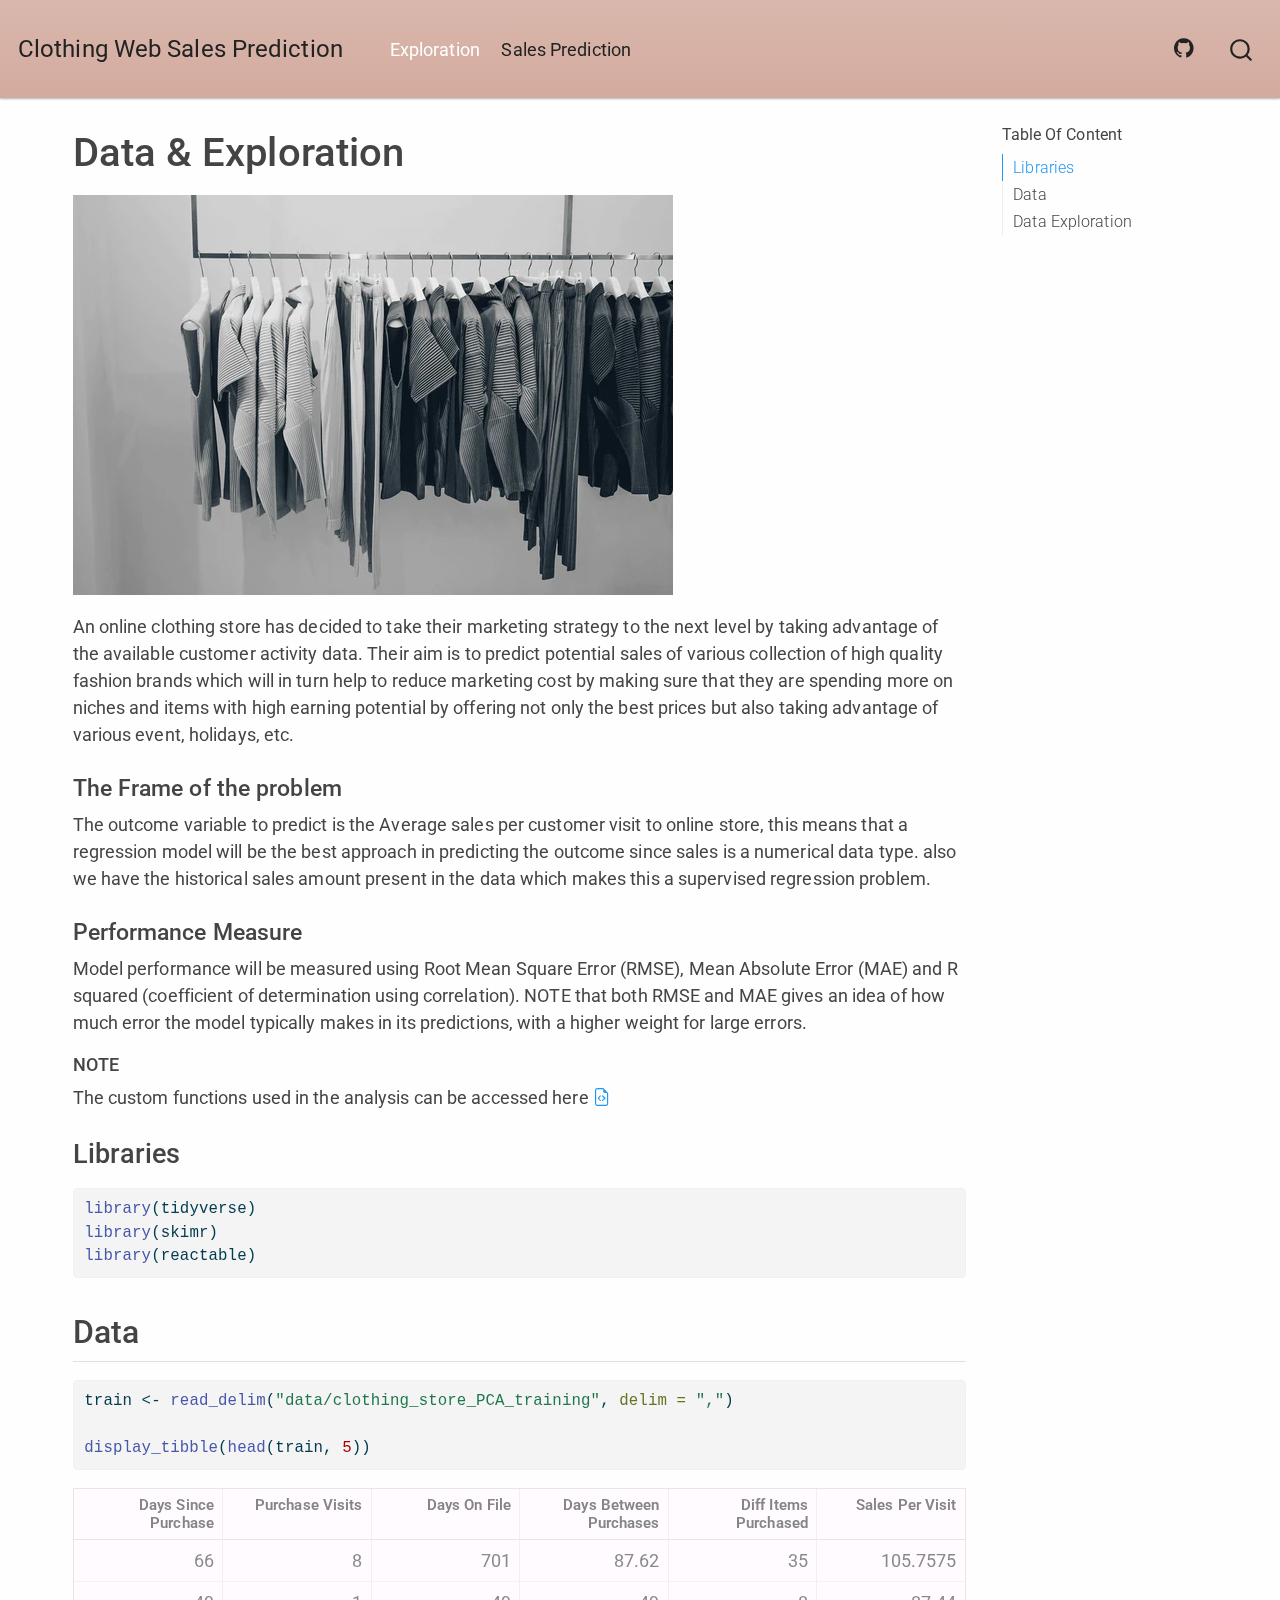
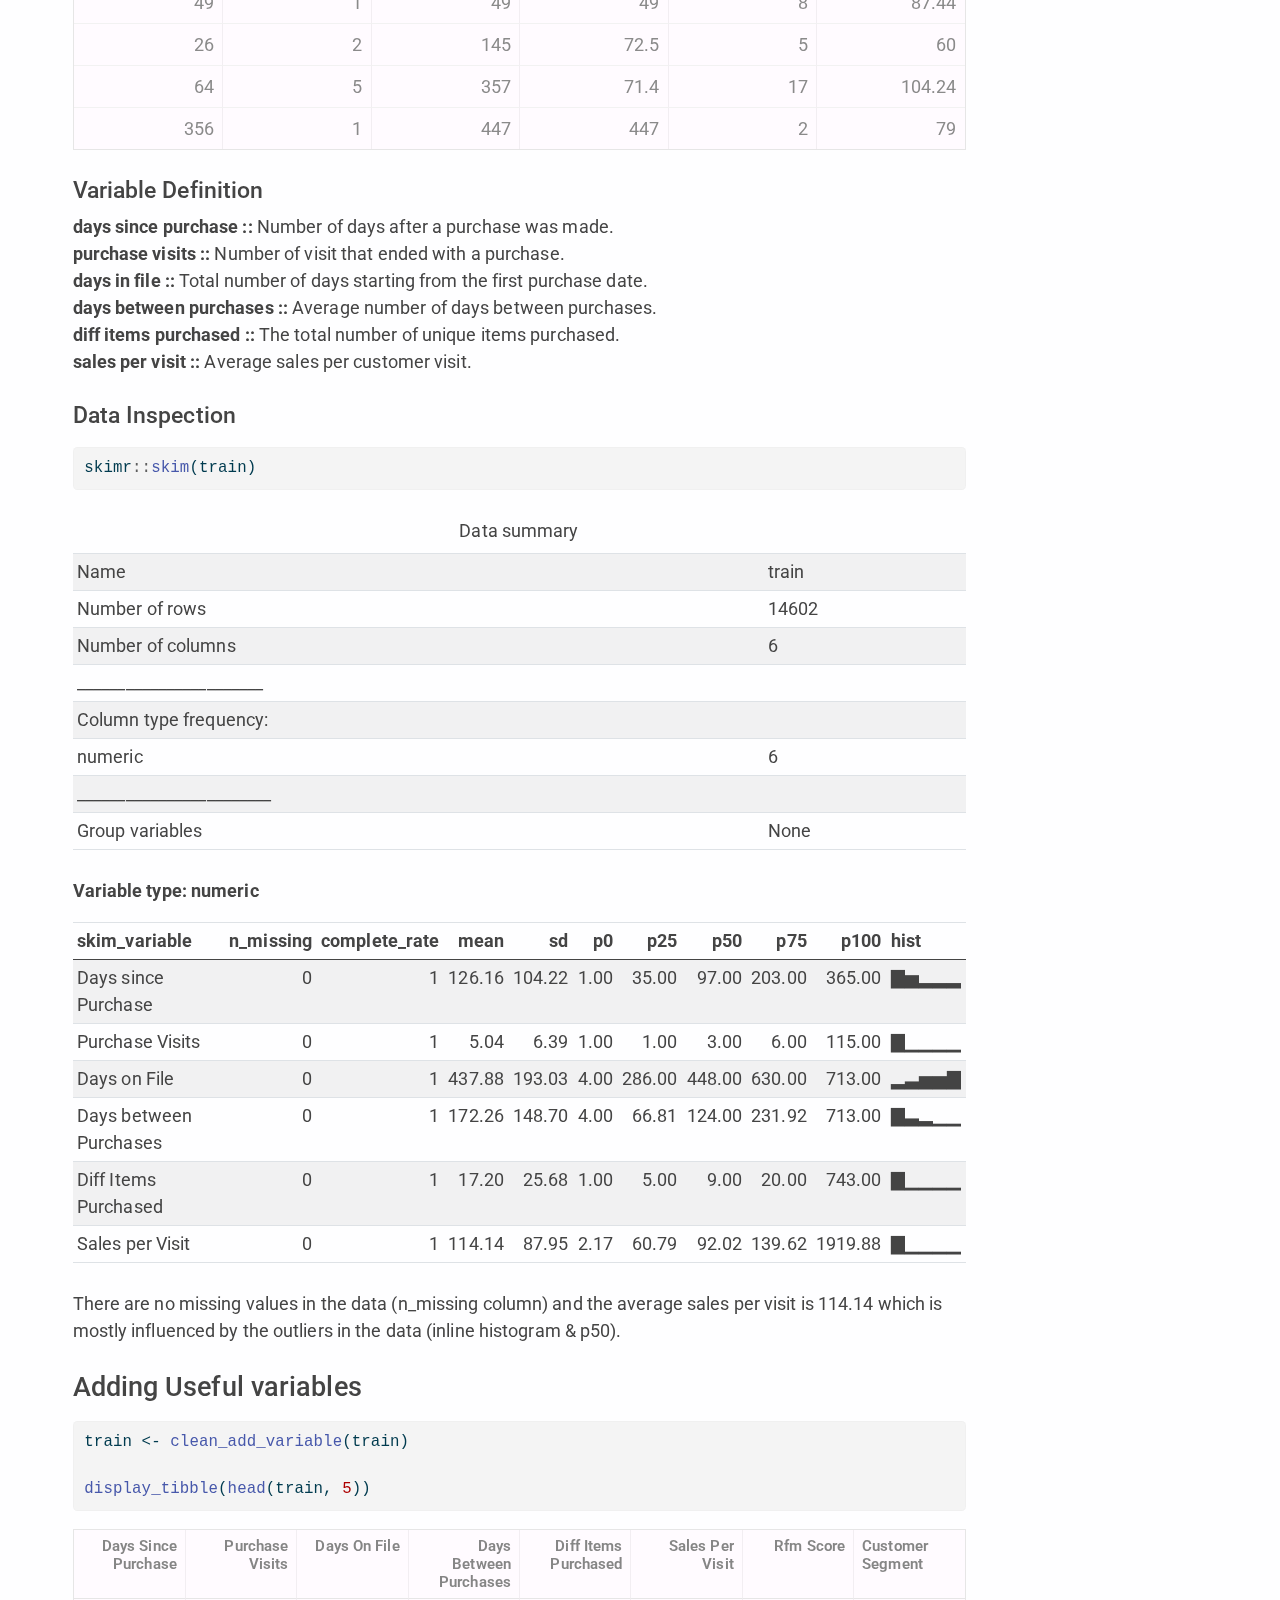
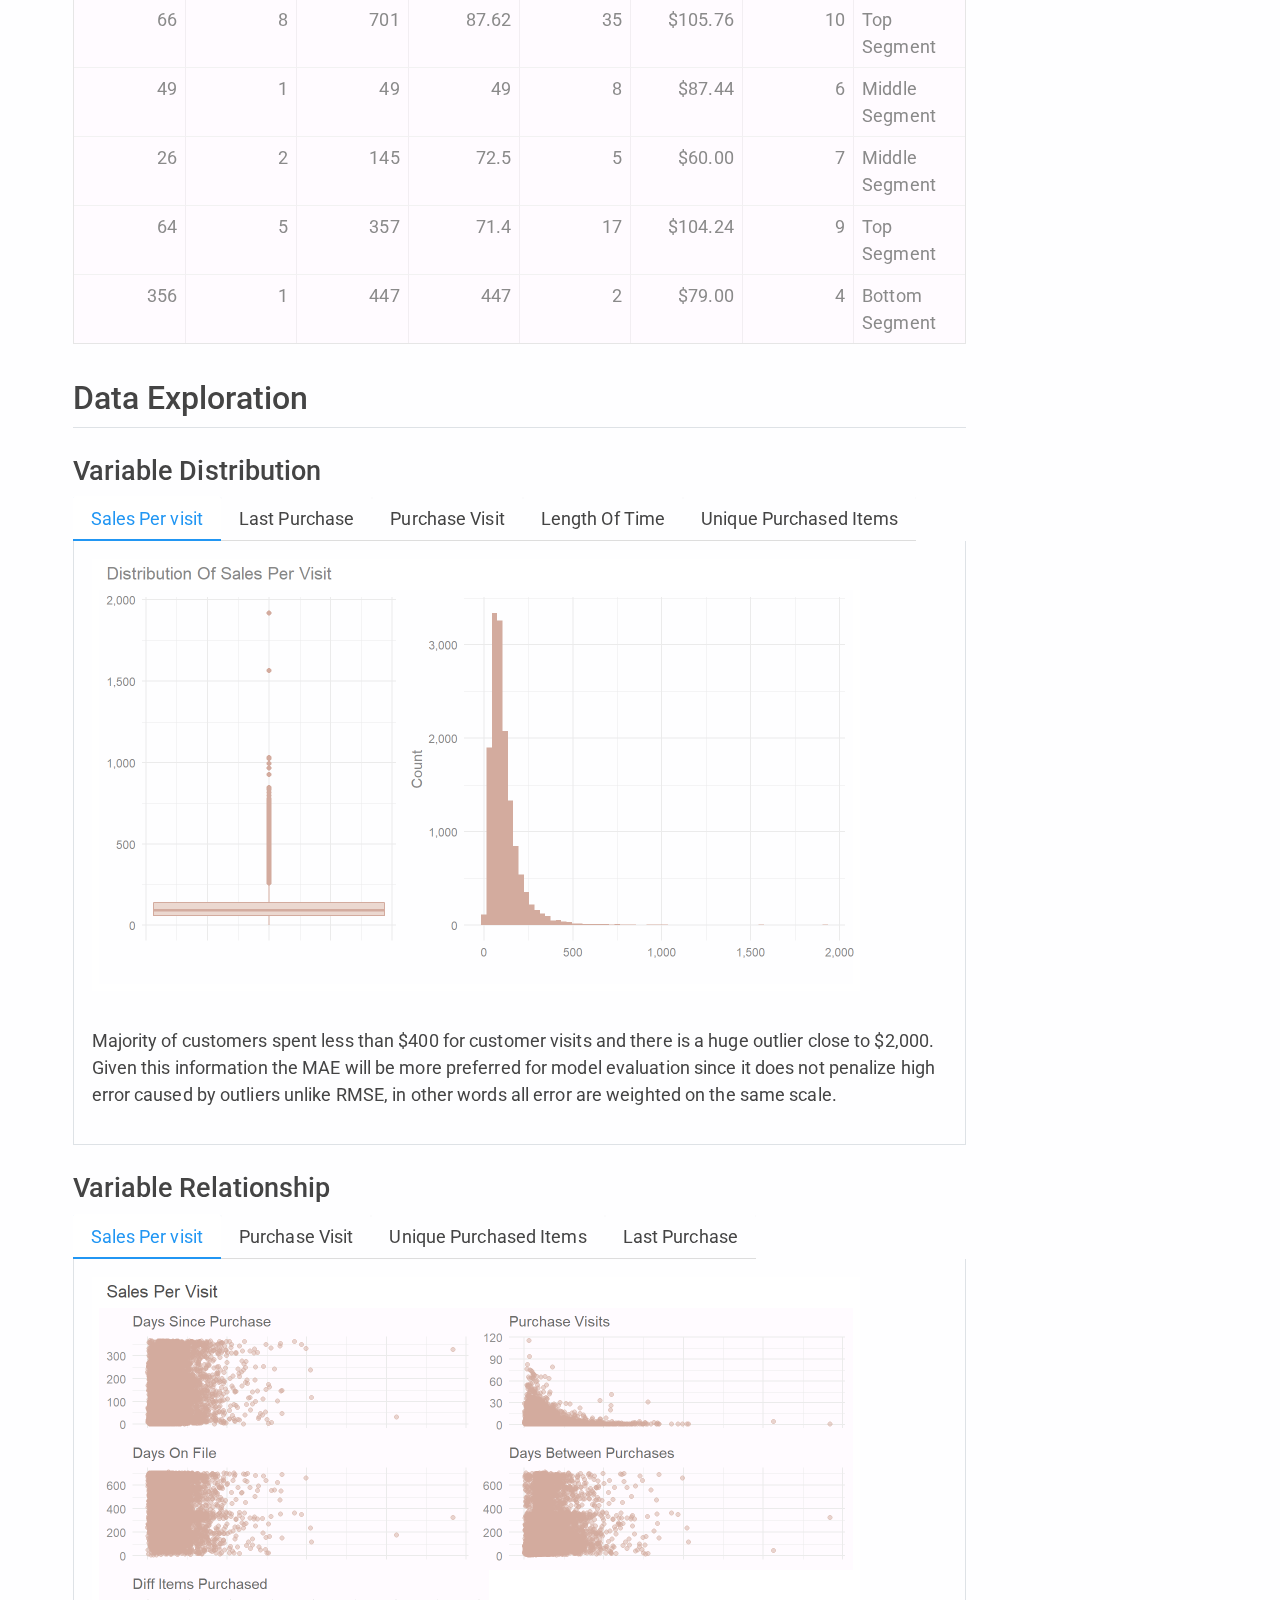
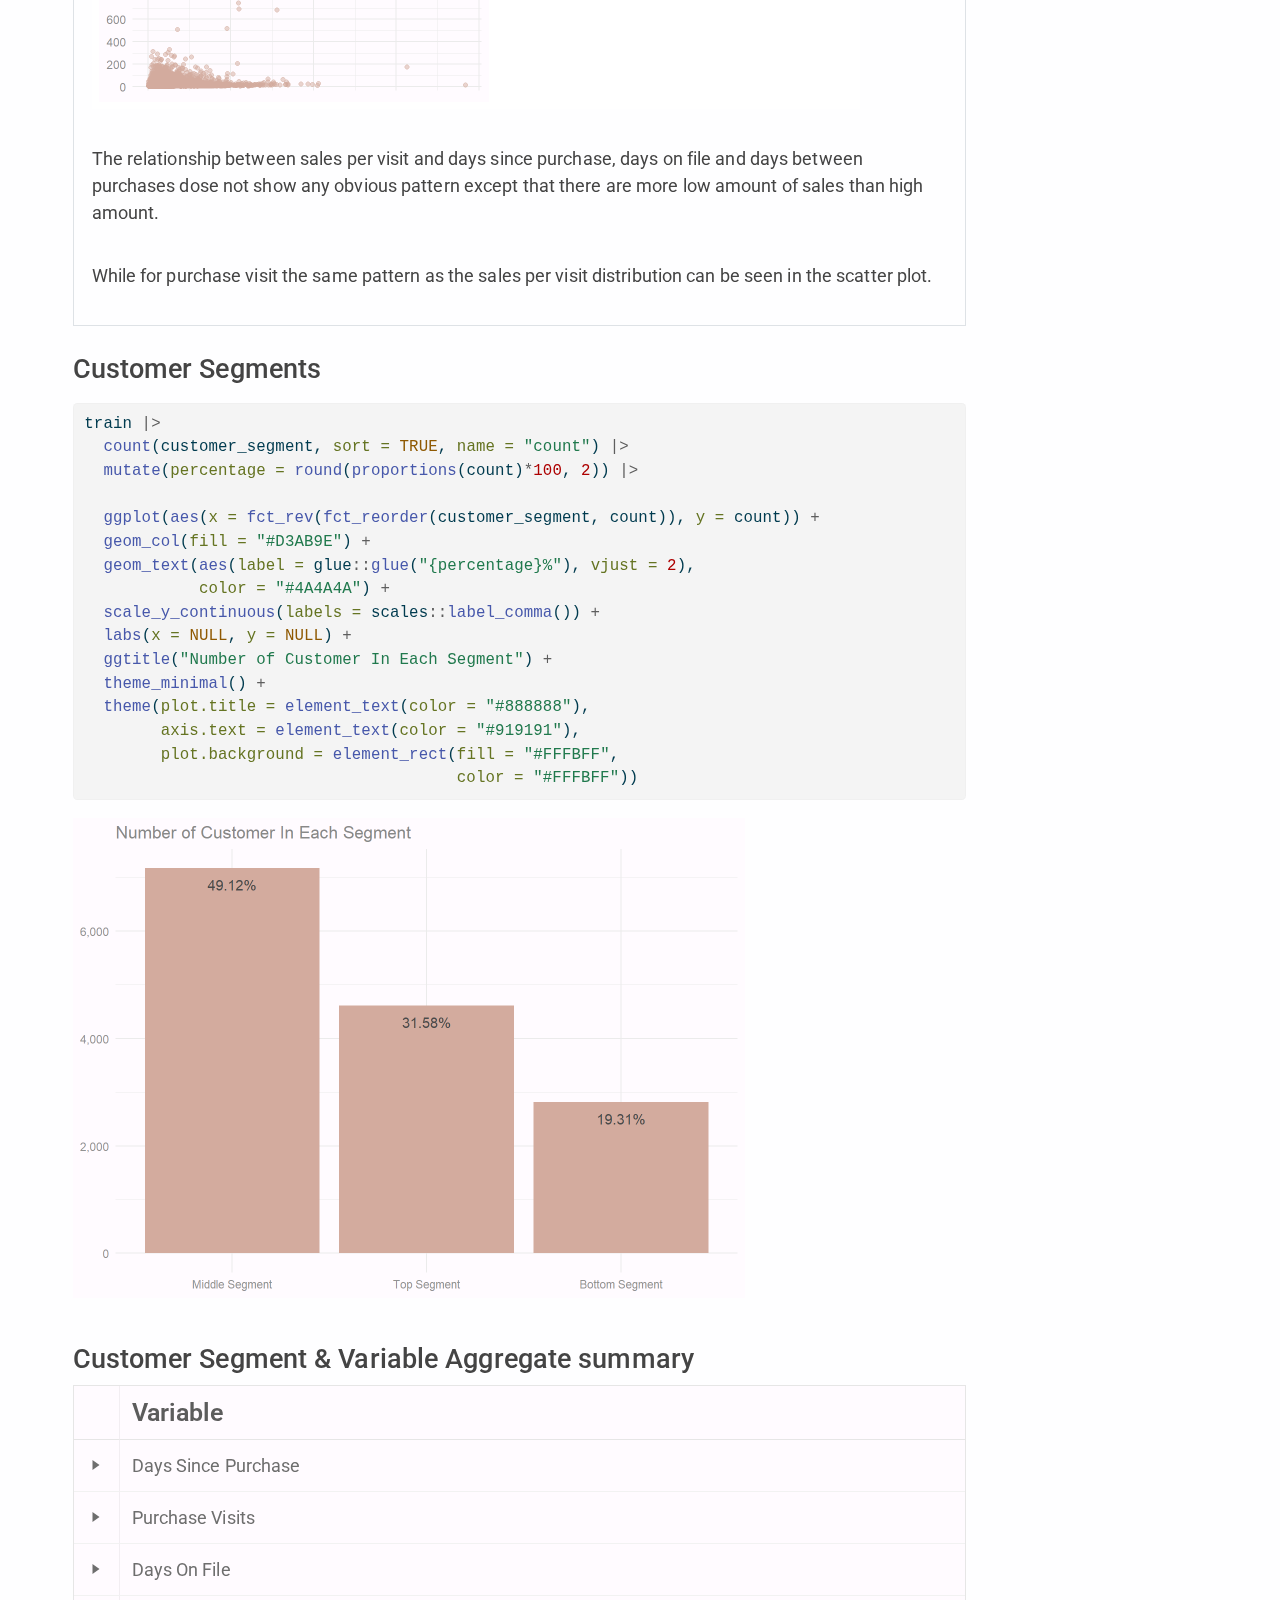
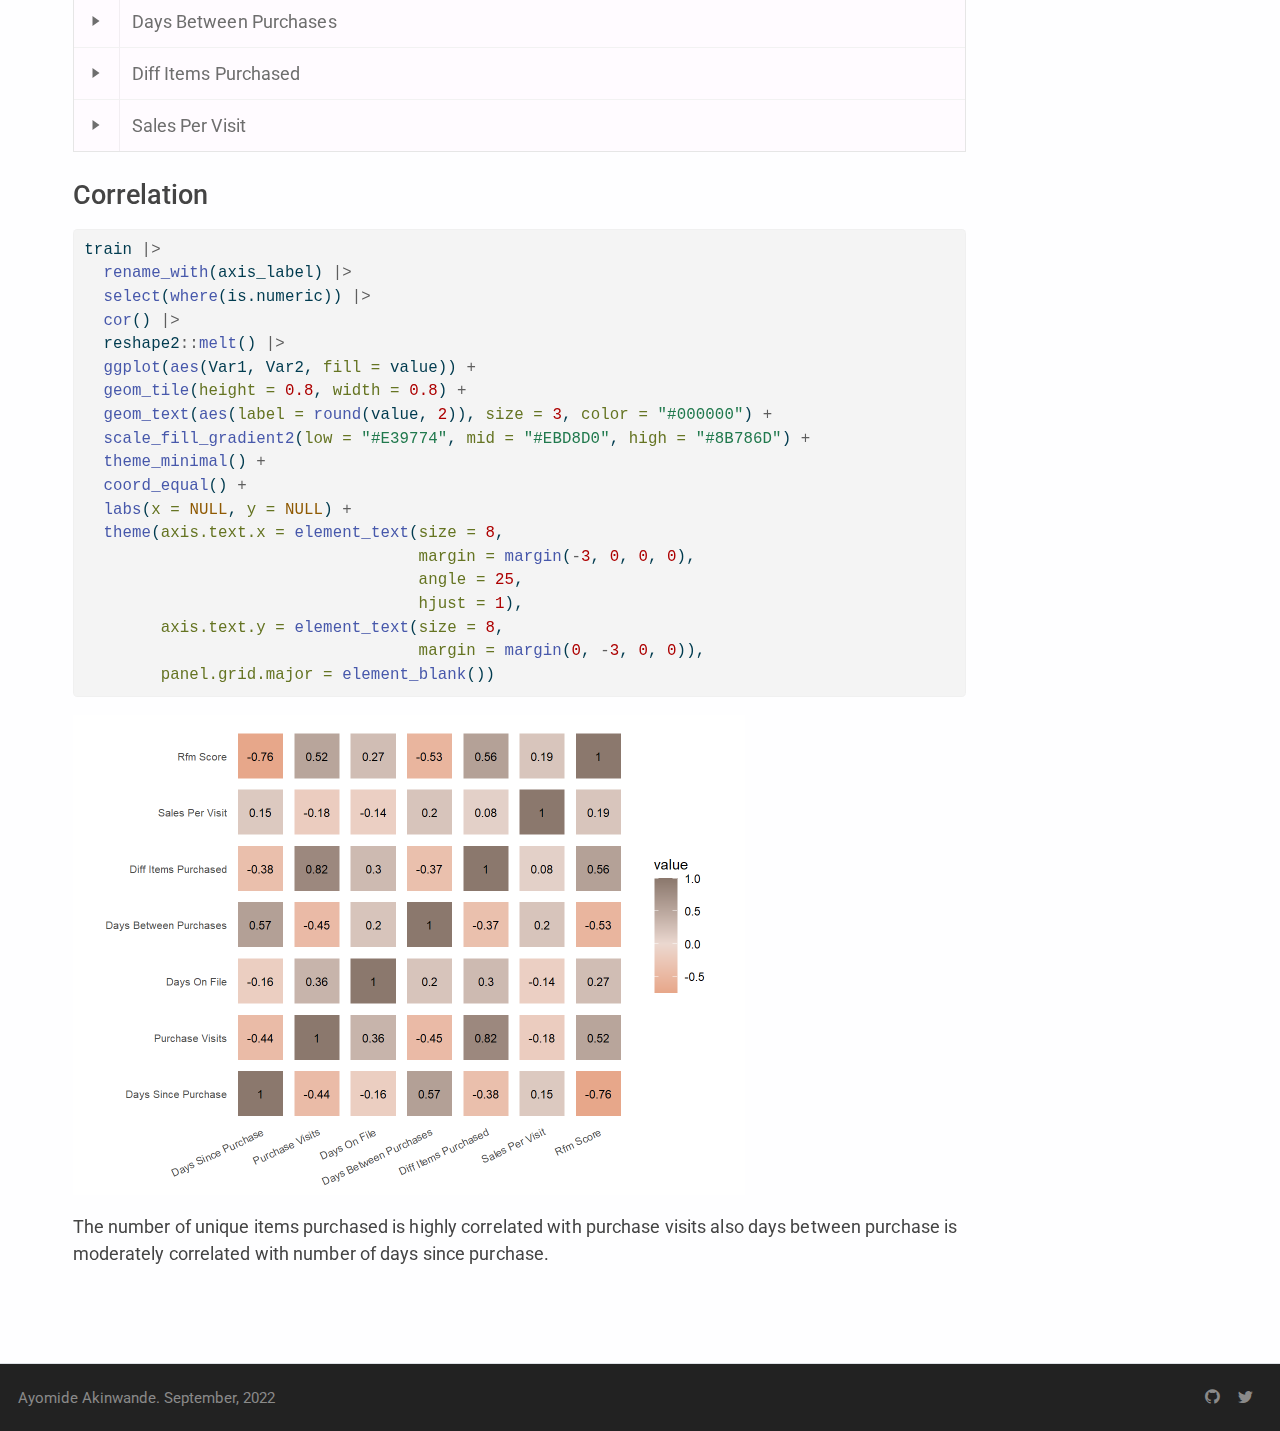
<file: docs/index.html>
<!DOCTYPE html>
<html xmlns="http://www.w3.org/1999/xhtml" lang="en" xml:lang="en"><head>

<meta charset="utf-8">
<meta name="generator" content="quarto-1.1.149">

<meta name="viewport" content="width=device-width, initial-scale=1.0, user-scalable=yes">


<title>Clothing Web Sales Prediction - Data &amp; Exploration</title>
<style>
code{white-space: pre-wrap;}
span.smallcaps{font-variant: small-caps;}
div.columns{display: flex; gap: min(4vw, 1.5em);}
div.column{flex: auto; overflow-x: auto;}
div.hanging-indent{margin-left: 1.5em; text-indent: -1.5em;}
ul.task-list{list-style: none;}
ul.task-list li input[type="checkbox"] {
  width: 0.8em;
  margin: 0 0.8em 0.2em -1.6em;
  vertical-align: middle;
}
pre > code.sourceCode { white-space: pre; position: relative; }
pre > code.sourceCode > span { display: inline-block; line-height: 1.25; }
pre > code.sourceCode > span:empty { height: 1.2em; }
.sourceCode { overflow: visible; }
code.sourceCode > span { color: inherit; text-decoration: inherit; }
div.sourceCode { margin: 1em 0; }
pre.sourceCode { margin: 0; }
@media screen {
div.sourceCode { overflow: auto; }
}
@media print {
pre > code.sourceCode { white-space: pre-wrap; }
pre > code.sourceCode > span { text-indent: -5em; padding-left: 5em; }
}
pre.numberSource code
  { counter-reset: source-line 0; }
pre.numberSource code > span
  { position: relative; left: -4em; counter-increment: source-line; }
pre.numberSource code > span > a:first-child::before
  { content: counter(source-line);
    position: relative; left: -1em; text-align: right; vertical-align: baseline;
    border: none; display: inline-block;
    -webkit-touch-callout: none; -webkit-user-select: none;
    -khtml-user-select: none; -moz-user-select: none;
    -ms-user-select: none; user-select: none;
    padding: 0 4px; width: 4em;
    color: #aaaaaa;
  }
pre.numberSource { margin-left: 3em; border-left: 1px solid #aaaaaa;  padding-left: 4px; }
div.sourceCode
  {   }
@media screen {
pre > code.sourceCode > span > a:first-child::before { text-decoration: underline; }
}
code span.al { color: #ff0000; font-weight: bold; } /* Alert */
code span.an { color: #60a0b0; font-weight: bold; font-style: italic; } /* Annotation */
code span.at { color: #7d9029; } /* Attribute */
code span.bn { color: #40a070; } /* BaseN */
code span.bu { color: #008000; } /* BuiltIn */
code span.cf { color: #007020; font-weight: bold; } /* ControlFlow */
code span.ch { color: #4070a0; } /* Char */
code span.cn { color: #880000; } /* Constant */
code span.co { color: #60a0b0; font-style: italic; } /* Comment */
code span.cv { color: #60a0b0; font-weight: bold; font-style: italic; } /* CommentVar */
code span.do { color: #ba2121; font-style: italic; } /* Documentation */
code span.dt { color: #902000; } /* DataType */
code span.dv { color: #40a070; } /* DecVal */
code span.er { color: #ff0000; font-weight: bold; } /* Error */
code span.ex { } /* Extension */
code span.fl { color: #40a070; } /* Float */
code span.fu { color: #06287e; } /* Function */
code span.im { color: #008000; font-weight: bold; } /* Import */
code span.in { color: #60a0b0; font-weight: bold; font-style: italic; } /* Information */
code span.kw { color: #007020; font-weight: bold; } /* Keyword */
code span.op { color: #666666; } /* Operator */
code span.ot { color: #007020; } /* Other */
code span.pp { color: #bc7a00; } /* Preprocessor */
code span.sc { color: #4070a0; } /* SpecialChar */
code span.ss { color: #bb6688; } /* SpecialString */
code span.st { color: #4070a0; } /* String */
code span.va { color: #19177c; } /* Variable */
code span.vs { color: #4070a0; } /* VerbatimString */
code span.wa { color: #60a0b0; font-weight: bold; font-style: italic; } /* Warning */
</style>


<script src="site_libs/quarto-nav/quarto-nav.js"></script>
<script src="site_libs/quarto-nav/headroom.min.js"></script>
<script src="site_libs/clipboard/clipboard.min.js"></script>
<script src="site_libs/quarto-search/autocomplete.umd.js"></script>
<script src="site_libs/quarto-search/fuse.min.js"></script>
<script src="site_libs/quarto-search/quarto-search.js"></script>
<meta name="quarto:offset" content="./">
<script src="site_libs/quarto-html/quarto.js"></script>
<script src="site_libs/quarto-html/popper.min.js"></script>
<script src="site_libs/quarto-html/tippy.umd.min.js"></script>
<script src="site_libs/quarto-html/anchor.min.js"></script>
<link href="site_libs/quarto-html/tippy.css" rel="stylesheet">
<link href="site_libs/quarto-html/quarto-syntax-highlighting.css" rel="stylesheet" id="quarto-text-highlighting-styles">
<script src="site_libs/bootstrap/bootstrap.min.js"></script>
<link href="site_libs/bootstrap/bootstrap-icons.css" rel="stylesheet">
<link href="site_libs/bootstrap/bootstrap.min.css" rel="stylesheet" id="quarto-bootstrap" data-mode="light">
<script id="quarto-search-options" type="application/json">{
  "location": "navbar",
  "copy-button": false,
  "collapse-after": 3,
  "panel-placement": "end",
  "type": "overlay",
  "limit": 20,
  "language": {
    "search-no-results-text": "No results",
    "search-matching-documents-text": "matching documents",
    "search-copy-link-title": "Copy link to search",
    "search-hide-matches-text": "Hide additional matches",
    "search-more-match-text": "more match in this document",
    "search-more-matches-text": "more matches in this document",
    "search-clear-button-title": "Clear",
    "search-detached-cancel-button-title": "Cancel",
    "search-submit-button-title": "Submit"
  }
}</script>

<script src="site_libs/core-js-2.5.3/shim.min.js"></script>
<script src="site_libs/react-17.0.0/react.min.js"></script>
<script src="site_libs/react-17.0.0/react-dom.min.js"></script>
<script src="site_libs/reactwidget-1.0.0/react-tools.js"></script>
<script src="site_libs/htmlwidgets-1.5.4/htmlwidgets.js"></script>
<script src="site_libs/reactable-binding-0.3.0/reactable.js"></script>


<link rel="stylesheet" href="styles.css">
</head>

<body class="nav-fixed">

<div id="quarto-search-results"></div>
  <header id="quarto-header" class="headroom fixed-top">
    <nav class="navbar navbar-expand-lg navbar-dark ">
      <div class="navbar-container container-fluid">
      <div class="navbar-brand-container">
    <a class="navbar-brand" href="./index.html">
    <span class="navbar-title">Clothing Web Sales Prediction</span>
    </a>
  </div>
          <button class="navbar-toggler" type="button" data-bs-toggle="collapse" data-bs-target="#navbarCollapse" aria-controls="navbarCollapse" aria-expanded="false" aria-label="Toggle navigation" onclick="if (window.quartoToggleHeadroom) { window.quartoToggleHeadroom(); }">
  <span class="navbar-toggler-icon"></span>
</button>
          <div class="collapse navbar-collapse" id="navbarCollapse">
            <ul class="navbar-nav navbar-nav-scroll me-auto">
  <li class="nav-item">
    <a class="nav-link active" href="./index.html" aria-current="page">Exploration</a>
  </li>  
  <li class="nav-item">
    <a class="nav-link" href="./model_page.html">Sales Prediction</a>
  </li>  
</ul>
            <ul class="navbar-nav navbar-nav-scroll ms-auto">
  <li class="nav-item compact">
    <a class="nav-link" href="https://github.com/"><i class="bi bi-github" role="img" aria-label="GitHub">
</i> 
 </a>
  </li>  
</ul>
              <div id="quarto-search" class="" title="Search"></div>
          </div> <!-- /navcollapse -->
      </div> <!-- /container-fluid -->
    </nav>
</header>
<!-- content -->
<div id="quarto-content" class="quarto-container page-columns page-rows-contents page-layout-full page-navbar">
<!-- sidebar -->
<!-- margin-sidebar -->
    <div id="quarto-margin-sidebar" class="sidebar margin-sidebar">
        <nav id="TOC" role="doc-toc" class="toc-active">
    <h2 id="toc-title">Table Of Content</h2>
   
  <ul>
  <li><a href="#libraries" id="toc-libraries" class="nav-link active" data-scroll-target="#libraries">Libraries</a></li>
  <li><a href="#data" id="toc-data" class="nav-link" data-scroll-target="#data">Data</a>
  <ul class="collapse">
  <li><a href="#adding-useful-variables" id="toc-adding-useful-variables" class="nav-link" data-scroll-target="#adding-useful-variables">Adding Useful variables</a></li>
  </ul></li>
  <li><a href="#data-exploration" id="toc-data-exploration" class="nav-link" data-scroll-target="#data-exploration">Data Exploration</a>
  <ul class="collapse">
  <li><a href="#variable-distribution" id="toc-variable-distribution" class="nav-link" data-scroll-target="#variable-distribution">Variable Distribution</a></li>
  <li><a href="#variable-relationship" id="toc-variable-relationship" class="nav-link" data-scroll-target="#variable-relationship">Variable Relationship</a></li>
  <li><a href="#customer-segments" id="toc-customer-segments" class="nav-link" data-scroll-target="#customer-segments">Customer Segments</a></li>
  <li><a href="#customer-segment-variable-aggregate-summary" id="toc-customer-segment-variable-aggregate-summary" class="nav-link" data-scroll-target="#customer-segment-variable-aggregate-summary">Customer Segment &amp; Variable Aggregate summary</a></li>
  <li><a href="#correlation" id="toc-correlation" class="nav-link" data-scroll-target="#correlation">Correlation</a></li>
  </ul></li>
  </ul>
</nav>
    </div>
<!-- main -->
<main class="content column-page-left" id="quarto-document-content">

<header id="title-block-header" class="quarto-title-block default">
<div class="quarto-title">
<h1 class="title">Data &amp; Exploration</h1>
</div>



<div class="quarto-title-meta">

    
    
  </div>
  

</header>

<p><img src="sales_web.png" class="img-fluid"></p>
<p>An online clothing store has decided to take their marketing strategy to the next level by taking advantage of the available customer activity data. Their aim is to predict potential sales of various collection of high quality fashion brands which will in turn help to reduce marketing cost by making sure that they are spending more on niches and items with high earning potential by offering not only the best prices but also taking advantage of various event, holidays, etc.</p>
<section id="the-frame-of-the-problem" class="level4">
<h4 class="anchored" data-anchor-id="the-frame-of-the-problem">The Frame of the problem</h4>
<p>The outcome variable to predict is the Average sales per customer visit to online store, this means that a regression model will be the best approach in predicting the outcome since sales is a numerical data type. also we have the historical sales amount present in the data which makes this a supervised regression problem.</p>
</section>
<section id="performance-measure" class="level4">
<h4 class="anchored" data-anchor-id="performance-measure">Performance Measure</h4>
<p>Model performance will be measured using Root Mean Square Error (RMSE), Mean Absolute Error (MAE) and R squared (coefficient of determination using correlation). NOTE that both RMSE and MAE gives an idea of how much error the model typically makes in its predictions, with a higher weight for large errors.</p>
<section id="note" class="level6">
<h6 class="anchored" data-anchor-id="note">NOTE</h6>
<p>
The custom functions used in the analysis can be accessed here <a href="www.mysite.com"><i class="bi bi-file-earmark-code"></i></a>
</p>
</section>
</section>
<section id="libraries" class="level3">
<h3 class="anchored" data-anchor-id="libraries">Libraries</h3>
<div class="cell">
<div class="sourceCode cell-code" id="cb1"><pre class="sourceCode r code-with-copy"><code class="sourceCode r"><span id="cb1-1"><a href="#cb1-1" aria-hidden="true" tabindex="-1"></a><span class="fu">library</span>(tidyverse)</span>
<span id="cb1-2"><a href="#cb1-2" aria-hidden="true" tabindex="-1"></a><span class="fu">library</span>(skimr)</span>
<span id="cb1-3"><a href="#cb1-3" aria-hidden="true" tabindex="-1"></a><span class="fu">library</span>(reactable)</span></code><button title="Copy to Clipboard" class="code-copy-button"><i class="bi"></i></button></pre></div>
</div>
</section>
<section id="data" class="level2">
<h2 class="anchored" data-anchor-id="data">Data</h2>
<div class="cell">
<div class="sourceCode cell-code" id="cb2"><pre class="sourceCode r code-with-copy"><code class="sourceCode r"><span id="cb2-1"><a href="#cb2-1" aria-hidden="true" tabindex="-1"></a>train <span class="ot">&lt;-</span> <span class="fu">read_delim</span>(<span class="st">"data/clothing_store_PCA_training"</span>, <span class="at">delim =</span> <span class="st">","</span>)</span>
<span id="cb2-2"><a href="#cb2-2" aria-hidden="true" tabindex="-1"></a></span>
<span id="cb2-3"><a href="#cb2-3" aria-hidden="true" tabindex="-1"></a><span class="fu">display_tibble</span>(<span class="fu">head</span>(train, <span class="dv">5</span>))</span></code><button title="Copy to Clipboard" class="code-copy-button"><i class="bi"></i></button></pre></div>
<div class="cell-output-display">

<div id="htmlwidget-8b39f9aa09031ee04067" class="reactable html-widget" style="width:auto;height:auto;"></div>
<script type="application/json" data-for="htmlwidget-8b39f9aa09031ee04067">{"x":{"tag":{"name":"Reactable","attribs":{"data":{"Days since Purchase":[66,49,26,64,356],"Purchase Visits":[8,1,2,5,1],"Days on File":[701,49,145,357,447],"Days between Purchases":[87.62,49,72.5,71.4,447],"Diff Items Purchased":[35,8,5,17,2],"Sales per Visit":[105.7575,87.44,60,104.24,79]},"columns":[{"accessor":"Days since Purchase","name":"Days since Purchase","type":"numeric","format":{"cell":{"separators":true},"aggregated":{"separators":true}},"header":"Days Since Purchase","headerStyle":{"fontSize":"15px","color":"#858585"}},{"accessor":"Purchase Visits","name":"Purchase Visits","type":"numeric","format":{"cell":{"separators":true},"aggregated":{"separators":true}},"header":"Purchase Visits","headerStyle":{"fontSize":"15px","color":"#858585"}},{"accessor":"Days on File","name":"Days on File","type":"numeric","format":{"cell":{"separators":true},"aggregated":{"separators":true}},"header":"Days On File","headerStyle":{"fontSize":"15px","color":"#858585"}},{"accessor":"Days between Purchases","name":"Days between Purchases","type":"numeric","format":{"cell":{"separators":true},"aggregated":{"separators":true}},"header":"Days Between Purchases","headerStyle":{"fontSize":"15px","color":"#858585"}},{"accessor":"Diff Items Purchased","name":"Diff Items Purchased","type":"numeric","format":{"cell":{"separators":true},"aggregated":{"separators":true}},"header":"Diff Items Purchased","headerStyle":{"fontSize":"15px","color":"#858585"}},{"accessor":"Sales per Visit","name":"Sales per Visit","type":"numeric","format":{"cell":{"separators":true},"aggregated":{"separators":true}},"header":"Sales Per Visit","headerStyle":{"fontSize":"15px","color":"#858585"}}],"defaultPageSize":10,"paginationType":"numbers","showPageInfo":true,"minRows":1,"bordered":true,"theme":{"color":"#8A8A8A","backgroundColor":"#FFFBFF"},"dataKey":"84643e8480099b7fb0b43f53921e3eb0"},"children":[]},"class":"reactR_markup"},"evals":[],"jsHooks":[]}</script>
</div>
</div>
<section id="variable-definition" class="level4">
<h4 class="anchored" data-anchor-id="variable-definition">Variable Definition</h4>
<p><strong>days since purchase ::</strong> Number of days after a purchase was made.<br>
<strong>purchase visits ::</strong> Number of visit that ended with a purchase.<br>
<strong>days in file ::</strong> Total number of days starting from the first purchase date.<br>
<strong>days between purchases ::</strong> Average number of days between purchases.<br>
<strong>diff items purchased ::</strong> The total number of unique items purchased.<br>
<strong>sales per visit ::</strong> Average sales per customer visit.</p>
</section>
<section id="data-inspection" class="level4">
<h4 class="anchored" data-anchor-id="data-inspection">Data Inspection</h4>
<div class="cell">
<div class="sourceCode cell-code" id="cb3"><pre class="sourceCode r code-with-copy"><code class="sourceCode r"><span id="cb3-1"><a href="#cb3-1" aria-hidden="true" tabindex="-1"></a>skimr<span class="sc">::</span><span class="fu">skim</span>(train)</span></code><button title="Copy to Clipboard" class="code-copy-button"><i class="bi"></i></button></pre></div>
<div class="cell-output-display">
<table class="table table-sm table-striped">
<caption>Data summary</caption>
<tbody>
<tr class="odd">
<td style="text-align: left;">Name</td>
<td style="text-align: left;">train</td>
</tr>
<tr class="even">
<td style="text-align: left;">Number of rows</td>
<td style="text-align: left;">14602</td>
</tr>
<tr class="odd">
<td style="text-align: left;">Number of columns</td>
<td style="text-align: left;">6</td>
</tr>
<tr class="even">
<td style="text-align: left;">_______________________</td>
<td style="text-align: left;"></td>
</tr>
<tr class="odd">
<td style="text-align: left;">Column type frequency:</td>
<td style="text-align: left;"></td>
</tr>
<tr class="even">
<td style="text-align: left;">numeric</td>
<td style="text-align: left;">6</td>
</tr>
<tr class="odd">
<td style="text-align: left;">________________________</td>
<td style="text-align: left;"></td>
</tr>
<tr class="even">
<td style="text-align: left;">Group variables</td>
<td style="text-align: left;">None</td>
</tr>
</tbody>
</table>
<p><strong>Variable type: numeric</strong></p>
<table class="table table-sm table-striped">
<colgroup>
<col style="width: 22%">
<col style="width: 9%">
<col style="width: 13%">
<col style="width: 6%">
<col style="width: 6%">
<col style="width: 4%">
<col style="width: 6%">
<col style="width: 6%">
<col style="width: 6%">
<col style="width: 7%">
<col style="width: 5%">
</colgroup>
<thead>
<tr class="header">
<th style="text-align: left;">skim_variable</th>
<th style="text-align: right;">n_missing</th>
<th style="text-align: right;">complete_rate</th>
<th style="text-align: right;">mean</th>
<th style="text-align: right;">sd</th>
<th style="text-align: right;">p0</th>
<th style="text-align: right;">p25</th>
<th style="text-align: right;">p50</th>
<th style="text-align: right;">p75</th>
<th style="text-align: right;">p100</th>
<th style="text-align: left;">hist</th>
</tr>
</thead>
<tbody>
<tr class="odd">
<td style="text-align: left;">Days since Purchase</td>
<td style="text-align: right;">0</td>
<td style="text-align: right;">1</td>
<td style="text-align: right;">126.16</td>
<td style="text-align: right;">104.22</td>
<td style="text-align: right;">1.00</td>
<td style="text-align: right;">35.00</td>
<td style="text-align: right;">97.00</td>
<td style="text-align: right;">203.00</td>
<td style="text-align: right;">365.00</td>
<td style="text-align: left;">▇▅▂▂▂</td>
</tr>
<tr class="even">
<td style="text-align: left;">Purchase Visits</td>
<td style="text-align: right;">0</td>
<td style="text-align: right;">1</td>
<td style="text-align: right;">5.04</td>
<td style="text-align: right;">6.39</td>
<td style="text-align: right;">1.00</td>
<td style="text-align: right;">1.00</td>
<td style="text-align: right;">3.00</td>
<td style="text-align: right;">6.00</td>
<td style="text-align: right;">115.00</td>
<td style="text-align: left;">▇▁▁▁▁</td>
</tr>
<tr class="odd">
<td style="text-align: left;">Days on File</td>
<td style="text-align: right;">0</td>
<td style="text-align: right;">1</td>
<td style="text-align: right;">437.88</td>
<td style="text-align: right;">193.03</td>
<td style="text-align: right;">4.00</td>
<td style="text-align: right;">286.00</td>
<td style="text-align: right;">448.00</td>
<td style="text-align: right;">630.00</td>
<td style="text-align: right;">713.00</td>
<td style="text-align: left;">▂▃▅▅▇</td>
</tr>
<tr class="even">
<td style="text-align: left;">Days between Purchases</td>
<td style="text-align: right;">0</td>
<td style="text-align: right;">1</td>
<td style="text-align: right;">172.26</td>
<td style="text-align: right;">148.70</td>
<td style="text-align: right;">4.00</td>
<td style="text-align: right;">66.81</td>
<td style="text-align: right;">124.00</td>
<td style="text-align: right;">231.92</td>
<td style="text-align: right;">713.00</td>
<td style="text-align: left;">▇▃▂▁▁</td>
</tr>
<tr class="odd">
<td style="text-align: left;">Diff Items Purchased</td>
<td style="text-align: right;">0</td>
<td style="text-align: right;">1</td>
<td style="text-align: right;">17.20</td>
<td style="text-align: right;">25.68</td>
<td style="text-align: right;">1.00</td>
<td style="text-align: right;">5.00</td>
<td style="text-align: right;">9.00</td>
<td style="text-align: right;">20.00</td>
<td style="text-align: right;">743.00</td>
<td style="text-align: left;">▇▁▁▁▁</td>
</tr>
<tr class="even">
<td style="text-align: left;">Sales per Visit</td>
<td style="text-align: right;">0</td>
<td style="text-align: right;">1</td>
<td style="text-align: right;">114.14</td>
<td style="text-align: right;">87.95</td>
<td style="text-align: right;">2.17</td>
<td style="text-align: right;">60.79</td>
<td style="text-align: right;">92.02</td>
<td style="text-align: right;">139.62</td>
<td style="text-align: right;">1919.88</td>
<td style="text-align: left;">▇▁▁▁▁</td>
</tr>
</tbody>
</table>
</div>
</div>
<p>There are no missing values in the data (n_missing column) and the average sales per visit is 114.14 which is mostly influenced by the outliers in the data (inline histogram &amp; p50).</p>
</section>
<section id="adding-useful-variables" class="level3">
<h3 class="anchored" data-anchor-id="adding-useful-variables">Adding Useful variables</h3>
<div class="cell">
<div class="sourceCode cell-code" id="cb4"><pre class="sourceCode r code-with-copy"><code class="sourceCode r"><span id="cb4-1"><a href="#cb4-1" aria-hidden="true" tabindex="-1"></a>train <span class="ot">&lt;-</span> <span class="fu">clean_add_variable</span>(train) </span>
<span id="cb4-2"><a href="#cb4-2" aria-hidden="true" tabindex="-1"></a></span>
<span id="cb4-3"><a href="#cb4-3" aria-hidden="true" tabindex="-1"></a><span class="fu">display_tibble</span>(<span class="fu">head</span>(train, <span class="dv">5</span>))</span></code><button title="Copy to Clipboard" class="code-copy-button"><i class="bi"></i></button></pre></div>
<div class="cell-output-display">

<div id="htmlwidget-4977457399d890019225" class="reactable html-widget" style="width:auto;height:auto;"></div>
<script type="application/json" data-for="htmlwidget-4977457399d890019225">{"x":{"tag":{"name":"Reactable","attribs":{"data":{"days_since_purchase":[66,49,26,64,356],"purchase_visits":[8,1,2,5,1],"days_on_file":[701,49,145,357,447],"days_between_purchases":[87.62,49,72.5,71.4,447],"diff_items_purchased":[35,8,5,17,2],"sales_per_visit":[105.7575,87.44,60,104.24,79],"rfm_score":[10,6,7,9,4],"customer_segment":["Top Segment","Middle Segment","Middle Segment","Top Segment","Bottom Segment"]},"columns":[{"accessor":"days_since_purchase","name":"days_since_purchase","type":"numeric","format":{"cell":{"separators":true},"aggregated":{"separators":true}},"header":"Days Since Purchase","headerStyle":{"fontSize":"15px","color":"#858585"}},{"accessor":"purchase_visits","name":"purchase_visits","type":"numeric","format":{"cell":{"separators":true},"aggregated":{"separators":true}},"header":"Purchase Visits","headerStyle":{"fontSize":"15px","color":"#858585"}},{"accessor":"days_on_file","name":"days_on_file","type":"numeric","format":{"cell":{"separators":true},"aggregated":{"separators":true}},"header":"Days On File","headerStyle":{"fontSize":"15px","color":"#858585"}},{"accessor":"days_between_purchases","name":"days_between_purchases","type":"numeric","format":{"cell":{"separators":true},"aggregated":{"separators":true}},"header":"Days Between Purchases","headerStyle":{"fontSize":"15px","color":"#858585"}},{"accessor":"diff_items_purchased","name":"diff_items_purchased","type":"numeric","format":{"cell":{"separators":true},"aggregated":{"separators":true}},"header":"Diff Items Purchased","headerStyle":{"fontSize":"15px","color":"#858585"}},{"accessor":"sales_per_visit","name":"sales_per_visit","type":"numeric","format":{"cell":{"prefix":"$","digits":2,"separators":true},"aggregated":{"prefix":"$","digits":2,"separators":true}},"header":"Sales Per Visit","headerStyle":{"fontSize":"15px","color":"#858585"}},{"accessor":"rfm_score","name":"rfm_score","type":"numeric","format":{"cell":{"separators":true},"aggregated":{"separators":true}},"header":"Rfm Score","headerStyle":{"fontSize":"15px","color":"#858585"}},{"accessor":"customer_segment","name":"customer_segment","type":"character","format":{"cell":{"separators":true},"aggregated":{"separators":true}},"header":"Customer Segment","headerStyle":{"fontSize":"15px","color":"#858585"}}],"defaultPageSize":10,"paginationType":"numbers","showPageInfo":true,"minRows":1,"bordered":true,"theme":{"color":"#8A8A8A","backgroundColor":"#FFFBFF"},"dataKey":"ae3c8c97a338e9dd96f8e74c9913f038"},"children":[]},"class":"reactR_markup"},"evals":[],"jsHooks":[]}</script>
</div>
</div>
</section>
</section>
<section id="data-exploration" class="level2">
<h2 class="anchored" data-anchor-id="data-exploration">Data Exploration</h2>
<section id="variable-distribution" class="level3">
<h3 class="anchored" data-anchor-id="variable-distribution">Variable Distribution</h3>
<div class="panel-tabset">
<ul class="nav nav-tabs" role="tablist"><li class="nav-item" role="presentation"><a class="nav-link active" id="tabset-1-1-tab" data-bs-toggle="tab" data-bs-target="#tabset-1-1" role="tab" aria-controls="tabset-1-1" aria-selected="true">Sales Per visit</a></li><li class="nav-item" role="presentation"><a class="nav-link" id="tabset-1-2-tab" data-bs-toggle="tab" data-bs-target="#tabset-1-2" role="tab" aria-controls="tabset-1-2" aria-selected="false">Last Purchase</a></li><li class="nav-item" role="presentation"><a class="nav-link" id="tabset-1-3-tab" data-bs-toggle="tab" data-bs-target="#tabset-1-3" role="tab" aria-controls="tabset-1-3" aria-selected="false">Purchase Visit</a></li><li class="nav-item" role="presentation"><a class="nav-link" id="tabset-1-4-tab" data-bs-toggle="tab" data-bs-target="#tabset-1-4" role="tab" aria-controls="tabset-1-4" aria-selected="false">Length Of Time</a></li><li class="nav-item" role="presentation"><a class="nav-link" id="tabset-1-5-tab" data-bs-toggle="tab" data-bs-target="#tabset-1-5" role="tab" aria-controls="tabset-1-5" aria-selected="false">Unique Purchased Items</a></li></ul>
<div class="tab-content">
<div id="tabset-1-1" class="tab-pane active" role="tabpanel" aria-labelledby="tabset-1-1-tab">
<div class="cell">
<div class="cell-output-display">
<p><img src="index_files/figure-html/unnamed-chunk-6-1.png" class="img-fluid" width="768"></p>
</div>
</div>
<p>Majority of customers spent less than $400 for customer visits and there is a huge outlier close to $2,000. Given this information the MAE will be more preferred for model evaluation since it does not penalize high error caused by outliers unlike RMSE, in other words all error are weighted on the same scale.</p>
</div>
<div id="tabset-1-2" class="tab-pane" role="tabpanel" aria-labelledby="tabset-1-2-tab">
<div class="cell">
<div class="cell-output-display">
<p><img src="index_files/figure-html/unnamed-chunk-7-1.png" class="img-fluid" width="768"></p>
</div>
</div>
<p>The right skewed plot shows that more customers have made purchases recently with a minimum of 1 day and an average of 126. days of course it was influenced by some large outliers by customers who have not made any purchase recently.</p>
</div>
<div id="tabset-1-3" class="tab-pane" role="tabpanel" aria-labelledby="tabset-1-3-tab">
<div class="cell">
<div class="cell-output-display">
<p><img src="index_files/figure-html/unnamed-chunk-8-1.png" class="img-fluid" width="768"></p>
</div>
</div>
<p>The number of visit to the online clothing store which lead to at least a purchase shows that majority on an average made a purchase at least 5 times on different visits.</p>
</div>
<div id="tabset-1-4" class="tab-pane" role="tabpanel" aria-labelledby="tabset-1-4-tab">
<div class="cell">
<div class="cell-output-display">
<p><img src="index_files/figure-html/unnamed-chunk-9-1.png" class="img-fluid" width="768"></p>
</div>
</div>
<p>The number of days customers have spent with the store distribution show that majority have spent more time with the business with a maximum of 713 days (almost 2 years) and an average of 438 days.</p>
</div>
<div id="tabset-1-5" class="tab-pane" role="tabpanel" aria-labelledby="tabset-1-5-tab">
<div class="cell">
<div class="cell-output-display">
<p><img src="index_files/figure-html/unnamed-chunk-10-1.png" class="img-fluid" width="768"></p>
</div>
</div>
<p>The median value of unique number of items purchased by customers is 9 items while them maximum is 743 different items which can be somewhat of a bulk purchase.</p>
</div>
</div>
</div>
</section>
<section id="variable-relationship" class="level3">
<h3 class="anchored" data-anchor-id="variable-relationship">Variable Relationship</h3>
<div class="panel-tabset">
<ul class="nav nav-tabs" role="tablist"><li class="nav-item" role="presentation"><a class="nav-link active" id="tabset-2-1-tab" data-bs-toggle="tab" data-bs-target="#tabset-2-1" role="tab" aria-controls="tabset-2-1" aria-selected="true">Sales Per visit</a></li><li class="nav-item" role="presentation"><a class="nav-link" id="tabset-2-2-tab" data-bs-toggle="tab" data-bs-target="#tabset-2-2" role="tab" aria-controls="tabset-2-2" aria-selected="false">Purchase Visit</a></li><li class="nav-item" role="presentation"><a class="nav-link" id="tabset-2-3-tab" data-bs-toggle="tab" data-bs-target="#tabset-2-3" role="tab" aria-controls="tabset-2-3" aria-selected="false">Unique Purchased Items</a></li><li class="nav-item" role="presentation"><a class="nav-link" id="tabset-2-4-tab" data-bs-toggle="tab" data-bs-target="#tabset-2-4" role="tab" aria-controls="tabset-2-4" aria-selected="false">Last Purchase</a></li></ul>
<div class="tab-content">
<div id="tabset-2-1" class="tab-pane active" role="tabpanel" aria-labelledby="tabset-2-1-tab">
<div class="cell" data-hash="index_cache/html/unnamed-chunk-11_07e7cbdeef8bc3ff4c161620e904ae40">
<div class="cell-output-display">
<p><img src="index_files/figure-html/unnamed-chunk-11-1.png" class="img-fluid" width="768"></p>
</div>
</div>
<p>The relationship between sales per visit and days since purchase, days on file and days between purchases dose not show any obvious pattern except that there are more low amount of sales than high amount.</p>
<p>While for purchase visit the same pattern as the sales per visit distribution can be seen in the scatter plot.</p>
</div>
<div id="tabset-2-2" class="tab-pane" role="tabpanel" aria-labelledby="tabset-2-2-tab">
<div class="cell" data-hash="index_cache/html/unnamed-chunk-12_04c8a9c2faa398b93bdc882fd618bb60">
<div class="cell-output-display">
<p><img src="index_files/figure-html/unnamed-chunk-12-1.png" class="img-fluid" width="768"></p>
</div>
</div>
<p>There above scatter plots show that:: 1. As the time span since the last purchase increases the number of purchase visit decreases. 2. There is a positive relationship between purchase visit and the number of unique items purchased.</p>
</div>
<div id="tabset-2-3" class="tab-pane" role="tabpanel" aria-labelledby="tabset-2-3-tab">
<div class="cell" data-hash="index_cache/html/unnamed-chunk-13_9cdd8f348427257dac49de032906deb4">
<div class="cell-output-display">
<p><img src="index_files/figure-html/unnamed-chunk-13-1.png" class="img-fluid" width="768"></p>
</div>
</div>
</div>
<div id="tabset-2-4" class="tab-pane" role="tabpanel" aria-labelledby="tabset-2-4-tab">
<div class="cell" data-hash="index_cache/html/unnamed-chunk-14_c19527f2bb483e6dd42a079fe56b2e3a">
<div class="cell-output-display">
<p><img src="index_files/figure-html/unnamed-chunk-14-1.png" class="img-fluid" width="768"></p>
</div>
</div>
</div>
</div>
</div>
</section>
<section id="customer-segments" class="level3">
<h3 class="anchored" data-anchor-id="customer-segments">Customer Segments</h3>
<div class="cell">
<div class="sourceCode cell-code" id="cb5"><pre class="sourceCode r code-with-copy"><code class="sourceCode r"><span id="cb5-1"><a href="#cb5-1" aria-hidden="true" tabindex="-1"></a>train <span class="sc">|&gt;</span></span>
<span id="cb5-2"><a href="#cb5-2" aria-hidden="true" tabindex="-1"></a>  <span class="fu">count</span>(customer_segment, <span class="at">sort =</span> <span class="cn">TRUE</span>, <span class="at">name =</span> <span class="st">"count"</span>) <span class="sc">|&gt;</span></span>
<span id="cb5-3"><a href="#cb5-3" aria-hidden="true" tabindex="-1"></a>  <span class="fu">mutate</span>(<span class="at">percentage =</span> <span class="fu">round</span>(<span class="fu">proportions</span>(count)<span class="sc">*</span><span class="dv">100</span>, <span class="dv">2</span>)) <span class="sc">|&gt;</span></span>
<span id="cb5-4"><a href="#cb5-4" aria-hidden="true" tabindex="-1"></a>  </span>
<span id="cb5-5"><a href="#cb5-5" aria-hidden="true" tabindex="-1"></a>  <span class="fu">ggplot</span>(<span class="fu">aes</span>(<span class="at">x =</span> <span class="fu">fct_rev</span>(<span class="fu">fct_reorder</span>(customer_segment, count)), <span class="at">y =</span> count)) <span class="sc">+</span></span>
<span id="cb5-6"><a href="#cb5-6" aria-hidden="true" tabindex="-1"></a>  <span class="fu">geom_col</span>(<span class="at">fill =</span> <span class="st">"#D3AB9E"</span>) <span class="sc">+</span></span>
<span id="cb5-7"><a href="#cb5-7" aria-hidden="true" tabindex="-1"></a>  <span class="fu">geom_text</span>(<span class="fu">aes</span>(<span class="at">label =</span> glue<span class="sc">::</span><span class="fu">glue</span>(<span class="st">"{percentage}%"</span>), <span class="at">vjust =</span> <span class="dv">2</span>),</span>
<span id="cb5-8"><a href="#cb5-8" aria-hidden="true" tabindex="-1"></a>            <span class="at">color =</span> <span class="st">"#4A4A4A"</span>) <span class="sc">+</span></span>
<span id="cb5-9"><a href="#cb5-9" aria-hidden="true" tabindex="-1"></a>  <span class="fu">scale_y_continuous</span>(<span class="at">labels =</span> scales<span class="sc">::</span><span class="fu">label_comma</span>()) <span class="sc">+</span></span>
<span id="cb5-10"><a href="#cb5-10" aria-hidden="true" tabindex="-1"></a>  <span class="fu">labs</span>(<span class="at">x =</span> <span class="cn">NULL</span>, <span class="at">y =</span> <span class="cn">NULL</span>) <span class="sc">+</span></span>
<span id="cb5-11"><a href="#cb5-11" aria-hidden="true" tabindex="-1"></a>  <span class="fu">ggtitle</span>(<span class="st">"Number of Customer In Each Segment"</span>) <span class="sc">+</span></span>
<span id="cb5-12"><a href="#cb5-12" aria-hidden="true" tabindex="-1"></a>  <span class="fu">theme_minimal</span>() <span class="sc">+</span></span>
<span id="cb5-13"><a href="#cb5-13" aria-hidden="true" tabindex="-1"></a>  <span class="fu">theme</span>(<span class="at">plot.title =</span> <span class="fu">element_text</span>(<span class="at">color =</span> <span class="st">"#888888"</span>),</span>
<span id="cb5-14"><a href="#cb5-14" aria-hidden="true" tabindex="-1"></a>        <span class="at">axis.text =</span> <span class="fu">element_text</span>(<span class="at">color =</span> <span class="st">"#919191"</span>),</span>
<span id="cb5-15"><a href="#cb5-15" aria-hidden="true" tabindex="-1"></a>        <span class="at">plot.background =</span> <span class="fu">element_rect</span>(<span class="at">fill =</span> <span class="st">"#FFFBFF"</span>,</span>
<span id="cb5-16"><a href="#cb5-16" aria-hidden="true" tabindex="-1"></a>                                       <span class="at">color =</span> <span class="st">"#FFFBFF"</span>))</span></code><button title="Copy to Clipboard" class="code-copy-button"><i class="bi"></i></button></pre></div>
<div class="cell-output-display">
<p><img src="index_files/figure-html/unnamed-chunk-15-1.png" class="img-fluid" width="672"></p>
</div>
</div>
</section>
<section id="customer-segment-variable-aggregate-summary" class="level3">
<h3 class="anchored" data-anchor-id="customer-segment-variable-aggregate-summary">Customer Segment &amp; Variable Aggregate summary</h3>
<div class="cell">
<div class="cell-output-display">

<div id="htmlwidget-3367604b8a64f4229157" class="reactable html-widget" style="width:auto;height:auto;"></div>
<script type="application/json" data-for="htmlwidget-3367604b8a64f4229157">{"x":{"tag":{"name":"Reactable","attribs":{"data":{"Variable":["Days Since Purchase","Purchase Visits","Days On File","Days Between Purchases","Diff Items Purchased","Sales Per Visit"]},"columns":[{"accessor":".details","name":"","type":"NULL","sortable":false,"resizable":false,"filterable":false,"searchable":false,"width":45,"align":"center","details":[{"name":"Reactable","attribs":{"data":{"Customer Segment":["Bottom Segment","Middle Segment","Top Segment"],"Minimum":[36,1,1],"Q25":[207,62,11],"Mean":[247.88,135.52,37.19],"Median":[261,118,26],"Q75":[299,187,53],"Maximum":[365,364,250],"Sum":[698767,971917,171502],"Variable":["Days Since Purchase","Days Since Purchase","Days Since Purchase"]},"columns":[{"accessor":"Customer Segment","name":"Customer Segment","type":"character","format":{"cell":{},"aggregated":{}},"minWidth":150,"style":{"borderRight":"2px solid #DDDDDD","color":"#616161"}},{"accessor":"Minimum","name":"Minimum","type":"numeric","format":{"cell":{"separators":true},"aggregated":{"separators":true}},"minWidth":85,"style":{"color":"#7A7A7A"}},{"accessor":"Q25","name":"Q25","type":"numeric","format":{"cell":{"separators":true},"aggregated":{"separators":true}},"minWidth":85,"style":{"color":"#7A7A7A"}},{"accessor":"Mean","name":"Mean","type":"numeric","format":{"cell":{"separators":true},"aggregated":{"separators":true}},"minWidth":85,"style":{"color":"#7A7A7A"}},{"accessor":"Median","name":"Median","type":"numeric","format":{"cell":{"separators":true},"aggregated":{"separators":true}},"minWidth":85,"style":{"color":"#7A7A7A"}},{"accessor":"Q75","name":"Q75","type":"numeric","format":{"cell":{"separators":true},"aggregated":{"separators":true}},"minWidth":85,"style":{"color":"#7A7A7A"}},{"accessor":"Maximum","name":"Maximum","type":"numeric","format":{"cell":{"separators":true},"aggregated":{"separators":true}},"minWidth":85,"style":{"color":"#7A7A7A"}},{"accessor":"Sum","name":"Sum","type":"numeric","format":{"cell":{"separators":true},"aggregated":{"separators":true}},"minWidth":100,"style":{"color":"#7A7A7A"}},{"accessor":"Variable","name":"Variable","type":"character","format":{"cell":{"separators":true},"aggregated":{"separators":true}},"minWidth":85,"style":{"color":"#7A7A7A"},"show":false}],"defaultPageSize":10,"paginationType":"numbers","showPageInfo":true,"minRows":1,"theme":{"color":"#6E6E6E","backgroundColor":"#FFFBFF"},"dataKey":"0eea2a23e1170b83fedb409afa71274f","nested":true},"children":[]},{"name":"Reactable","attribs":{"data":{"Customer Segment":["Bottom Segment","Middle Segment","Top Segment"],"Minimum":[1,1,1],"Q25":[1,1,5],"Mean":[1.65,3.24,9.91],"Median":[1,2,8],"Q75":[2,4,12],"Maximum":[6,53,115],"Sum":[4639,23232,45710],"Variable":["Purchase Visits","Purchase Visits","Purchase Visits"]},"columns":[{"accessor":"Customer Segment","name":"Customer Segment","type":"character","format":{"cell":{},"aggregated":{}},"minWidth":150,"style":{"borderRight":"2px solid #DDDDDD","color":"#616161"}},{"accessor":"Minimum","name":"Minimum","type":"numeric","format":{"cell":{"separators":true},"aggregated":{"separators":true}},"minWidth":85,"style":{"color":"#7A7A7A"}},{"accessor":"Q25","name":"Q25","type":"numeric","format":{"cell":{"separators":true},"aggregated":{"separators":true}},"minWidth":85,"style":{"color":"#7A7A7A"}},{"accessor":"Mean","name":"Mean","type":"numeric","format":{"cell":{"separators":true},"aggregated":{"separators":true}},"minWidth":85,"style":{"color":"#7A7A7A"}},{"accessor":"Median","name":"Median","type":"numeric","format":{"cell":{"separators":true},"aggregated":{"separators":true}},"minWidth":85,"style":{"color":"#7A7A7A"}},{"accessor":"Q75","name":"Q75","type":"numeric","format":{"cell":{"separators":true},"aggregated":{"separators":true}},"minWidth":85,"style":{"color":"#7A7A7A"}},{"accessor":"Maximum","name":"Maximum","type":"numeric","format":{"cell":{"separators":true},"aggregated":{"separators":true}},"minWidth":85,"style":{"color":"#7A7A7A"}},{"accessor":"Sum","name":"Sum","type":"numeric","format":{"cell":{"separators":true},"aggregated":{"separators":true}},"minWidth":100,"style":{"color":"#7A7A7A"}},{"accessor":"Variable","name":"Variable","type":"character","format":{"cell":{"separators":true},"aggregated":{"separators":true}},"minWidth":85,"style":{"color":"#7A7A7A"},"show":false}],"defaultPageSize":10,"paginationType":"numbers","showPageInfo":true,"minRows":1,"theme":{"color":"#6E6E6E","backgroundColor":"#FFFBFF"},"dataKey":"d10b78b16eff781bf5a61716e471410f","nested":true},"children":[]},{"name":"Reactable","attribs":{"data":{"Customer Segment":["Bottom Segment","Middle Segment","Top Segment"],"Minimum":[49,4,8],"Q25":[271,259,379],"Mean":[388.5,407.85,514.79],"Median":[340,401,581],"Q75":[529,586.25,675],"Maximum":[713,702,702],"Sum":[1095188,2925125,2373681],"Variable":["Days On File","Days On File","Days On File"]},"columns":[{"accessor":"Customer Segment","name":"Customer Segment","type":"character","format":{"cell":{},"aggregated":{}},"minWidth":150,"style":{"borderRight":"2px solid #DDDDDD","color":"#616161"}},{"accessor":"Minimum","name":"Minimum","type":"numeric","format":{"cell":{"separators":true},"aggregated":{"separators":true}},"minWidth":85,"style":{"color":"#7A7A7A"}},{"accessor":"Q25","name":"Q25","type":"numeric","format":{"cell":{"separators":true},"aggregated":{"separators":true}},"minWidth":85,"style":{"color":"#7A7A7A"}},{"accessor":"Mean","name":"Mean","type":"numeric","format":{"cell":{"separators":true},"aggregated":{"separators":true}},"minWidth":85,"style":{"color":"#7A7A7A"}},{"accessor":"Median","name":"Median","type":"numeric","format":{"cell":{"separators":true},"aggregated":{"separators":true}},"minWidth":85,"style":{"color":"#7A7A7A"}},{"accessor":"Q75","name":"Q75","type":"numeric","format":{"cell":{"separators":true},"aggregated":{"separators":true}},"minWidth":85,"style":{"color":"#7A7A7A"}},{"accessor":"Maximum","name":"Maximum","type":"numeric","format":{"cell":{"separators":true},"aggregated":{"separators":true}},"minWidth":85,"style":{"color":"#7A7A7A"}},{"accessor":"Sum","name":"Sum","type":"numeric","format":{"cell":{"separators":true},"aggregated":{"separators":true}},"minWidth":100,"style":{"color":"#7A7A7A"}},{"accessor":"Variable","name":"Variable","type":"character","format":{"cell":{"separators":true},"aggregated":{"separators":true}},"minWidth":85,"style":{"color":"#7A7A7A"},"show":false}],"defaultPageSize":10,"paginationType":"numbers","showPageInfo":true,"minRows":1,"theme":{"color":"#6E6E6E","backgroundColor":"#FFFBFF"},"dataKey":"c612e096334e5bc687c34805d1185e7d","nested":true},"children":[]},{"name":"Reactable","attribs":{"data":{"Customer Segment":["Bottom Segment","Middle Segment","Top Segment"],"Minimum":[34,4,5],"Q25":[159.25,86.33,38.16],"Mean":[285.28,186.82,80.51],"Median":[261,141.42,62.6],"Q75":[343,240.5,97.68],"Maximum":[713,702,696],"Sum":[804214.99,1339850.55,371208.7],"Variable":["Days Between Purchases","Days Between Purchases","Days Between Purchases"]},"columns":[{"accessor":"Customer Segment","name":"Customer Segment","type":"character","format":{"cell":{},"aggregated":{}},"minWidth":150,"style":{"borderRight":"2px solid #DDDDDD","color":"#616161"}},{"accessor":"Minimum","name":"Minimum","type":"numeric","format":{"cell":{"separators":true},"aggregated":{"separators":true}},"minWidth":85,"style":{"color":"#7A7A7A"}},{"accessor":"Q25","name":"Q25","type":"numeric","format":{"cell":{"separators":true},"aggregated":{"separators":true}},"minWidth":85,"style":{"color":"#7A7A7A"}},{"accessor":"Mean","name":"Mean","type":"numeric","format":{"cell":{"separators":true},"aggregated":{"separators":true}},"minWidth":85,"style":{"color":"#7A7A7A"}},{"accessor":"Median","name":"Median","type":"numeric","format":{"cell":{"separators":true},"aggregated":{"separators":true}},"minWidth":85,"style":{"color":"#7A7A7A"}},{"accessor":"Q75","name":"Q75","type":"numeric","format":{"cell":{"separators":true},"aggregated":{"separators":true}},"minWidth":85,"style":{"color":"#7A7A7A"}},{"accessor":"Maximum","name":"Maximum","type":"numeric","format":{"cell":{"separators":true},"aggregated":{"separators":true}},"minWidth":85,"style":{"color":"#7A7A7A"}},{"accessor":"Sum","name":"Sum","type":"numeric","format":{"cell":{"separators":true},"aggregated":{"separators":true}},"minWidth":100,"style":{"color":"#7A7A7A"}},{"accessor":"Variable","name":"Variable","type":"character","format":{"cell":{"separators":true},"aggregated":{"separators":true}},"minWidth":85,"style":{"color":"#7A7A7A"},"show":false}],"defaultPageSize":10,"paginationType":"numbers","showPageInfo":true,"minRows":1,"theme":{"color":"#6E6E6E","backgroundColor":"#FFFBFF"},"dataKey":"567742285b6af7e6fb8b80c3f4244cba","nested":true},"children":[]},{"name":"Reactable","attribs":{"data":{"Customer Segment":["Bottom Segment","Middle Segment","Top Segment"],"Minimum":[1,1,2],"Q25":[2,5,17],"Mean":[3.95,9.71,36.96],"Median":[3,8,27],"Q75":[5,12,44],"Maximum":[34,180,743],"Sum":[11134,69650,170426],"Variable":["Diff Items Purchased","Diff Items Purchased","Diff Items Purchased"]},"columns":[{"accessor":"Customer Segment","name":"Customer Segment","type":"character","format":{"cell":{},"aggregated":{}},"minWidth":150,"style":{"borderRight":"2px solid #DDDDDD","color":"#616161"}},{"accessor":"Minimum","name":"Minimum","type":"numeric","format":{"cell":{"separators":true},"aggregated":{"separators":true}},"minWidth":85,"style":{"color":"#7A7A7A"}},{"accessor":"Q25","name":"Q25","type":"numeric","format":{"cell":{"separators":true},"aggregated":{"separators":true}},"minWidth":85,"style":{"color":"#7A7A7A"}},{"accessor":"Mean","name":"Mean","type":"numeric","format":{"cell":{"separators":true},"aggregated":{"separators":true}},"minWidth":85,"style":{"color":"#7A7A7A"}},{"accessor":"Median","name":"Median","type":"numeric","format":{"cell":{"separators":true},"aggregated":{"separators":true}},"minWidth":85,"style":{"color":"#7A7A7A"}},{"accessor":"Q75","name":"Q75","type":"numeric","format":{"cell":{"separators":true},"aggregated":{"separators":true}},"minWidth":85,"style":{"color":"#7A7A7A"}},{"accessor":"Maximum","name":"Maximum","type":"numeric","format":{"cell":{"separators":true},"aggregated":{"separators":true}},"minWidth":85,"style":{"color":"#7A7A7A"}},{"accessor":"Sum","name":"Sum","type":"numeric","format":{"cell":{"separators":true},"aggregated":{"separators":true}},"minWidth":100,"style":{"color":"#7A7A7A"}},{"accessor":"Variable","name":"Variable","type":"character","format":{"cell":{"separators":true},"aggregated":{"separators":true}},"minWidth":85,"style":{"color":"#7A7A7A"},"show":false}],"defaultPageSize":10,"paginationType":"numbers","showPageInfo":true,"minRows":1,"theme":{"color":"#6E6E6E","backgroundColor":"#FFFBFF"},"dataKey":"13432959207bc952334a124506f2e648","nested":true},"children":[]},{"name":"Reactable","attribs":{"data":{"Customer Segment":["Bottom Segment","Middle Segment","Top Segment"],"Minimum":[2.17,2.5,3.22],"Q25":[49,58.32,74.86],"Mean":[72.93,123.11,125.39],"Median":[72.48,94.86,106.95],"Q75":[92,156,156.12],"Maximum":[139.5,1919.88,1564.51],"Sum":[205598.48,882949.27,578160.07],"Variable":["Sales Per Visit","Sales Per Visit","Sales Per Visit"]},"columns":[{"accessor":"Customer Segment","name":"Customer Segment","type":"character","format":{"cell":{},"aggregated":{}},"minWidth":150,"style":{"borderRight":"2px solid #DDDDDD","color":"#616161"}},{"accessor":"Minimum","name":"Minimum","type":"numeric","format":{"cell":{"prefix":"$","separators":true},"aggregated":{"prefix":"$","separators":true}},"minWidth":85,"style":{"color":"#7A7A7A"}},{"accessor":"Q25","name":"Q25","type":"numeric","format":{"cell":{"prefix":"$","separators":true},"aggregated":{"prefix":"$","separators":true}},"minWidth":85,"style":{"color":"#7A7A7A"}},{"accessor":"Mean","name":"Mean","type":"numeric","format":{"cell":{"prefix":"$","separators":true},"aggregated":{"prefix":"$","separators":true}},"minWidth":85,"style":{"color":"#7A7A7A"}},{"accessor":"Median","name":"Median","type":"numeric","format":{"cell":{"prefix":"$","separators":true},"aggregated":{"prefix":"$","separators":true}},"minWidth":85,"style":{"color":"#7A7A7A"}},{"accessor":"Q75","name":"Q75","type":"numeric","format":{"cell":{"prefix":"$","separators":true},"aggregated":{"prefix":"$","separators":true}},"minWidth":85,"style":{"color":"#7A7A7A"}},{"accessor":"Maximum","name":"Maximum","type":"numeric","format":{"cell":{"prefix":"$","separators":true},"aggregated":{"prefix":"$","separators":true}},"minWidth":85,"style":{"color":"#7A7A7A"}},{"accessor":"Sum","name":"Sum","type":"numeric","format":{"cell":{"prefix":"$","separators":true},"aggregated":{"prefix":"$","separators":true}},"minWidth":100,"style":{"color":"#7A7A7A"}},{"accessor":"Variable","name":"Variable","type":"character","format":{"cell":{"prefix":"$","separators":true},"aggregated":{"prefix":"$","separators":true}},"minWidth":85,"style":{"color":"#7A7A7A"},"show":false}],"defaultPageSize":10,"paginationType":"numbers","showPageInfo":true,"minRows":1,"theme":{"color":"#6E6E6E","backgroundColor":"#FFFBFF"},"dataKey":"1cead524df09363a7062a96aa858229f","nested":true},"children":[]}]},{"accessor":"Variable","name":"Variable","type":"character"}],"defaultPageSize":10,"paginationType":"numbers","showPageInfo":true,"minRows":1,"bordered":true,"theme":{"color":"#6E6E6E","backgroundColor":"#FFFBFF","cellPadding":12,"headerStyle":{"fontSize":"25px","color":"#5C5C5C"}},"dataKey":"abc1aacf469ad4ee43857d774b3d0c0b"},"children":[]},"class":"reactR_markup"},"evals":[],"jsHooks":[]}</script>
</div>
</div>
</section>
<section id="correlation" class="level3">
<h3 class="anchored" data-anchor-id="correlation">Correlation</h3>
<div class="cell">
<div class="sourceCode cell-code" id="cb6"><pre class="sourceCode r code-with-copy"><code class="sourceCode r"><span id="cb6-1"><a href="#cb6-1" aria-hidden="true" tabindex="-1"></a>train <span class="sc">|&gt;</span> </span>
<span id="cb6-2"><a href="#cb6-2" aria-hidden="true" tabindex="-1"></a>  <span class="fu">rename_with</span>(axis_label) <span class="sc">|&gt;</span></span>
<span id="cb6-3"><a href="#cb6-3" aria-hidden="true" tabindex="-1"></a>  <span class="fu">select</span>(<span class="fu">where</span>(is.numeric)) <span class="sc">|&gt;</span></span>
<span id="cb6-4"><a href="#cb6-4" aria-hidden="true" tabindex="-1"></a>  <span class="fu">cor</span>() <span class="sc">|&gt;</span></span>
<span id="cb6-5"><a href="#cb6-5" aria-hidden="true" tabindex="-1"></a>  reshape2<span class="sc">::</span><span class="fu">melt</span>() <span class="sc">|&gt;</span> </span>
<span id="cb6-6"><a href="#cb6-6" aria-hidden="true" tabindex="-1"></a>  <span class="fu">ggplot</span>(<span class="fu">aes</span>(Var1, Var2, <span class="at">fill =</span> value)) <span class="sc">+</span></span>
<span id="cb6-7"><a href="#cb6-7" aria-hidden="true" tabindex="-1"></a>  <span class="fu">geom_tile</span>(<span class="at">height =</span> <span class="fl">0.8</span>, <span class="at">width =</span> <span class="fl">0.8</span>) <span class="sc">+</span></span>
<span id="cb6-8"><a href="#cb6-8" aria-hidden="true" tabindex="-1"></a>  <span class="fu">geom_text</span>(<span class="fu">aes</span>(<span class="at">label =</span> <span class="fu">round</span>(value, <span class="dv">2</span>)), <span class="at">size =</span> <span class="dv">3</span>, <span class="at">color =</span> <span class="st">"#000000"</span>) <span class="sc">+</span></span>
<span id="cb6-9"><a href="#cb6-9" aria-hidden="true" tabindex="-1"></a>  <span class="fu">scale_fill_gradient2</span>(<span class="at">low =</span> <span class="st">"#E39774"</span>, <span class="at">mid =</span> <span class="st">"#EBD8D0"</span>, <span class="at">high =</span> <span class="st">"#8B786D"</span>) <span class="sc">+</span></span>
<span id="cb6-10"><a href="#cb6-10" aria-hidden="true" tabindex="-1"></a>  <span class="fu">theme_minimal</span>() <span class="sc">+</span></span>
<span id="cb6-11"><a href="#cb6-11" aria-hidden="true" tabindex="-1"></a>  <span class="fu">coord_equal</span>() <span class="sc">+</span></span>
<span id="cb6-12"><a href="#cb6-12" aria-hidden="true" tabindex="-1"></a>  <span class="fu">labs</span>(<span class="at">x =</span> <span class="cn">NULL</span>, <span class="at">y =</span> <span class="cn">NULL</span>) <span class="sc">+</span></span>
<span id="cb6-13"><a href="#cb6-13" aria-hidden="true" tabindex="-1"></a>  <span class="fu">theme</span>(<span class="at">axis.text.x =</span> <span class="fu">element_text</span>(<span class="at">size =</span> <span class="dv">8</span>, </span>
<span id="cb6-14"><a href="#cb6-14" aria-hidden="true" tabindex="-1"></a>                                   <span class="at">margin =</span> <span class="fu">margin</span>(<span class="sc">-</span><span class="dv">3</span>, <span class="dv">0</span>, <span class="dv">0</span>, <span class="dv">0</span>),</span>
<span id="cb6-15"><a href="#cb6-15" aria-hidden="true" tabindex="-1"></a>                                   <span class="at">angle =</span> <span class="dv">25</span>, </span>
<span id="cb6-16"><a href="#cb6-16" aria-hidden="true" tabindex="-1"></a>                                   <span class="at">hjust =</span> <span class="dv">1</span>),</span>
<span id="cb6-17"><a href="#cb6-17" aria-hidden="true" tabindex="-1"></a>        <span class="at">axis.text.y =</span> <span class="fu">element_text</span>(<span class="at">size =</span> <span class="dv">8</span>, </span>
<span id="cb6-18"><a href="#cb6-18" aria-hidden="true" tabindex="-1"></a>                                   <span class="at">margin =</span> <span class="fu">margin</span>(<span class="dv">0</span>, <span class="sc">-</span><span class="dv">3</span>, <span class="dv">0</span>, <span class="dv">0</span>)),</span>
<span id="cb6-19"><a href="#cb6-19" aria-hidden="true" tabindex="-1"></a>        <span class="at">panel.grid.major =</span> <span class="fu">element_blank</span>())</span></code><button title="Copy to Clipboard" class="code-copy-button"><i class="bi"></i></button></pre></div>
<div class="cell-output-display">
<p><img src="index_files/figure-html/unnamed-chunk-17-1.png" class="img-fluid" width="672"></p>
</div>
</div>
<p>The number of unique items purchased is highly correlated with purchase visits also days between purchase is moderately correlated with number of days since purchase.</p>


</section>
</section>

</main> <!-- /main -->
<script id="quarto-html-after-body" type="application/javascript">
window.document.addEventListener("DOMContentLoaded", function (event) {
  const toggleBodyColorMode = (bsSheetEl) => {
    const mode = bsSheetEl.getAttribute("data-mode");
    const bodyEl = window.document.querySelector("body");
    if (mode === "dark") {
      bodyEl.classList.add("quarto-dark");
      bodyEl.classList.remove("quarto-light");
    } else {
      bodyEl.classList.add("quarto-light");
      bodyEl.classList.remove("quarto-dark");
    }
  }
  const toggleBodyColorPrimary = () => {
    const bsSheetEl = window.document.querySelector("link#quarto-bootstrap");
    if (bsSheetEl) {
      toggleBodyColorMode(bsSheetEl);
    }
  }
  toggleBodyColorPrimary();  
  const icon = "";
  const anchorJS = new window.AnchorJS();
  anchorJS.options = {
    placement: 'right',
    icon: icon
  };
  anchorJS.add('.anchored');
  const clipboard = new window.ClipboardJS('.code-copy-button', {
    target: function(trigger) {
      return trigger.previousElementSibling;
    }
  });
  clipboard.on('success', function(e) {
    // button target
    const button = e.trigger;
    // don't keep focus
    button.blur();
    // flash "checked"
    button.classList.add('code-copy-button-checked');
    var currentTitle = button.getAttribute("title");
    button.setAttribute("title", "Copied!");
    setTimeout(function() {
      button.setAttribute("title", currentTitle);
      button.classList.remove('code-copy-button-checked');
    }, 1000);
    // clear code selection
    e.clearSelection();
  });
  function tippyHover(el, contentFn) {
    const config = {
      allowHTML: true,
      content: contentFn,
      maxWidth: 500,
      delay: 100,
      arrow: false,
      appendTo: function(el) {
          return el.parentElement;
      },
      interactive: true,
      interactiveBorder: 10,
      theme: 'quarto',
      placement: 'bottom-start'
    };
    window.tippy(el, config); 
  }
  const noterefs = window.document.querySelectorAll('a[role="doc-noteref"]');
  for (var i=0; i<noterefs.length; i++) {
    const ref = noterefs[i];
    tippyHover(ref, function() {
      // use id or data attribute instead here
      let href = ref.getAttribute('data-footnote-href') || ref.getAttribute('href');
      try { href = new URL(href).hash; } catch {}
      const id = href.replace(/^#\/?/, "");
      const note = window.document.getElementById(id);
      return note.innerHTML;
    });
  }
  var bibliorefs = window.document.querySelectorAll('a[role="doc-biblioref"]');
  for (var i=0; i<bibliorefs.length; i++) {
    const ref = bibliorefs[i];
    const cites = ref.parentNode.getAttribute('data-cites').split(' ');
    tippyHover(ref, function() {
      var popup = window.document.createElement('div');
      cites.forEach(function(cite) {
        var citeDiv = window.document.createElement('div');
        citeDiv.classList.add('hanging-indent');
        citeDiv.classList.add('csl-entry');
        var biblioDiv = window.document.getElementById('ref-' + cite);
        if (biblioDiv) {
          citeDiv.innerHTML = biblioDiv.innerHTML;
        }
        popup.appendChild(citeDiv);
      });
      return popup.innerHTML;
    });
  }
});
</script>
</div> <!-- /content -->
<footer class="footer">
  <div class="nav-footer">
    <div class="nav-footer-left">Ayomide Akinwande. September, 2022</div>   
    <div class="nav-footer-right">
      <ul class="footer-items list-unstyled">
    <li class="nav-item compact">
    <a class="nav-link" href="https://github.com">
      <i class="bi bi-github" role="img">
</i> 
    </a>
  </li>  
    <li class="nav-item compact">
    <a class="nav-link" href="https://twitter.com">
      <i class="bi bi-twitter" role="img">
</i> 
    </a>
  </li>  
</ul>
    </div>
  </div>
</footer>



</body></html>
</file>
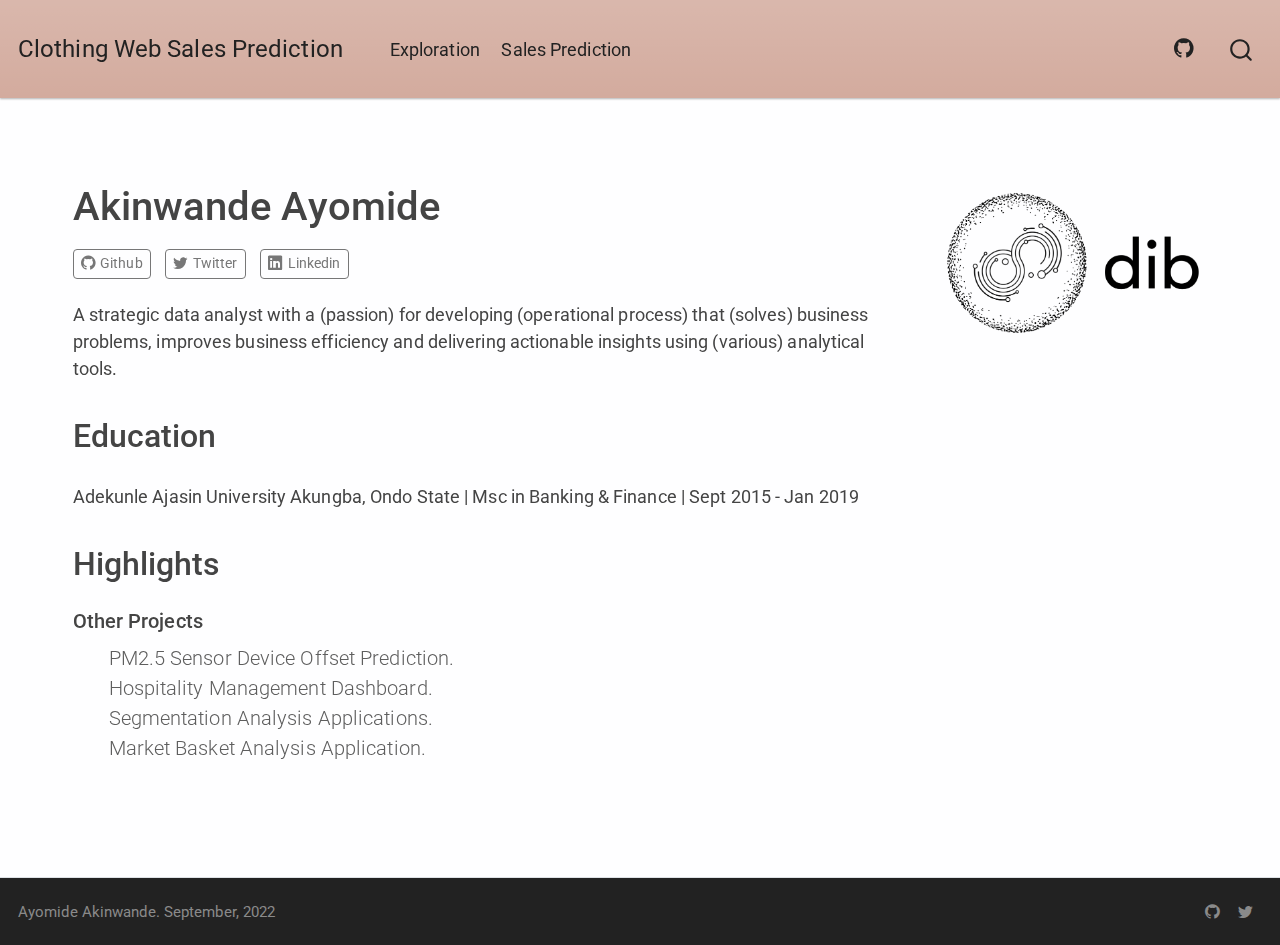
<file: docs/about.html>
<!DOCTYPE html>
<html xmlns="http://www.w3.org/1999/xhtml" lang="en" xml:lang="en"><head>

<meta charset="utf-8">
<meta name="generator" content="quarto-1.1.149">

<meta name="viewport" content="width=device-width, initial-scale=1.0, user-scalable=yes">


<title>Clothing Web Sales Prediction - Akinwande Ayomide</title>
<style>
code{white-space: pre-wrap;}
span.smallcaps{font-variant: small-caps;}
div.columns{display: flex; gap: min(4vw, 1.5em);}
div.column{flex: auto; overflow-x: auto;}
div.hanging-indent{margin-left: 1.5em; text-indent: -1.5em;}
ul.task-list{list-style: none;}
ul.task-list li input[type="checkbox"] {
  width: 0.8em;
  margin: 0 0.8em 0.2em -1.6em;
  vertical-align: middle;
}
</style>


<script src="site_libs/quarto-nav/quarto-nav.js"></script>
<script src="site_libs/quarto-nav/headroom.min.js"></script>
<script src="site_libs/clipboard/clipboard.min.js"></script>
<script src="site_libs/quarto-search/autocomplete.umd.js"></script>
<script src="site_libs/quarto-search/fuse.min.js"></script>
<script src="site_libs/quarto-search/quarto-search.js"></script>
<meta name="quarto:offset" content="./">
<script src="site_libs/quarto-html/quarto.js"></script>
<script src="site_libs/quarto-html/popper.min.js"></script>
<script src="site_libs/quarto-html/tippy.umd.min.js"></script>
<link href="site_libs/quarto-html/tippy.css" rel="stylesheet">
<link href="site_libs/quarto-html/quarto-syntax-highlighting.css" rel="stylesheet" id="quarto-text-highlighting-styles">
<script src="site_libs/bootstrap/bootstrap.min.js"></script>
<link href="site_libs/bootstrap/bootstrap-icons.css" rel="stylesheet">
<link href="site_libs/bootstrap/bootstrap.min.css" rel="stylesheet" id="quarto-bootstrap" data-mode="light">
<script id="quarto-search-options" type="application/json">{
  "location": "navbar",
  "copy-button": false,
  "collapse-after": 3,
  "panel-placement": "end",
  "type": "overlay",
  "limit": 20,
  "language": {
    "search-no-results-text": "No results",
    "search-matching-documents-text": "matching documents",
    "search-copy-link-title": "Copy link to search",
    "search-hide-matches-text": "Hide additional matches",
    "search-more-match-text": "more match in this document",
    "search-more-matches-text": "more matches in this document",
    "search-clear-button-title": "Clear",
    "search-detached-cancel-button-title": "Cancel",
    "search-submit-button-title": "Submit"
  }
}</script>


<link rel="stylesheet" href="styles.css">
</head>

<body class="nav-fixed">

<div id="quarto-search-results"></div>
  <header id="quarto-header" class="headroom fixed-top">
    <nav class="navbar navbar-expand-lg navbar-dark ">
      <div class="navbar-container container-fluid">
      <div class="navbar-brand-container">
    <a class="navbar-brand" href="./index.html">
    <span class="navbar-title">Clothing Web Sales Prediction</span>
    </a>
  </div>
          <button class="navbar-toggler" type="button" data-bs-toggle="collapse" data-bs-target="#navbarCollapse" aria-controls="navbarCollapse" aria-expanded="false" aria-label="Toggle navigation" onclick="if (window.quartoToggleHeadroom) { window.quartoToggleHeadroom(); }">
  <span class="navbar-toggler-icon"></span>
</button>
          <div class="collapse navbar-collapse" id="navbarCollapse">
            <ul class="navbar-nav navbar-nav-scroll me-auto">
  <li class="nav-item">
    <a class="nav-link" href="./index.html">Exploration</a>
  </li>  
  <li class="nav-item">
    <a class="nav-link" href="./model_page.html">Sales Prediction</a>
  </li>  
</ul>
            <ul class="navbar-nav navbar-nav-scroll ms-auto">
  <li class="nav-item compact">
    <a class="nav-link" href="https://github.com/"><i class="bi bi-github" role="img" aria-label="GitHub">
</i> 
 </a>
  </li>  
</ul>
              <div id="quarto-search" class="" title="Search"></div>
          </div> <!-- /navcollapse -->
      </div> <!-- /container-fluid -->
    </nav>
</header>
<!-- content -->
<div id="quarto-content" class="quarto-container page-columns page-rows-contents page-layout-full page-navbar">
<!-- sidebar -->
<!-- margin-sidebar -->
    
<!-- main -->
<main class="content page-columns page-full column-page" id="quarto-document-content">



<div class="quarto-about-solana column-page">
  <div class="about-entity">
    <div class="entity-contents">
      <header id="title-block-header" class="quarto-title-block default">
<div class="quarto-title">
<h1 class="title">Akinwande Ayomide</h1>
</div>
<div class="quarto-title-meta">
  </div>
</header> <div class="about-links">
  <a href="https://github.com" class="about-link">
    <i class="bi bi-github"></i>
     <span class="about-link-text">Github</span>
  </a>
  <a href="https://twitter.com" class="about-link">
    <i class="bi bi-twitter"></i>
     <span class="about-link-text">Twitter</span>
  </a>
  <a href="https://linkedin.com/" class="about-link">
    <i class="bi bi-linkedin"></i>
     <span class="about-link-text">Linkedin</span>
  </a>
</div>
      <div class="about-contents"><div id="hero-heading">
<p>A strategic data analyst with a (passion) for developing (operational process) that (solves) business problems, improves business efficiency and delivering actionable insights using (various) analytical tools.</p>
<section id="education" class="level2">
<h2 data-anchor-id="education">Education</h2>
<p>Adekunle Ajasin University Akungba, Ondo State | Msc in Banking &amp; Finance | Sept 2015 - Jan 2019</p>
</section>
<section id="highlights" class="level2">
<h2 data-anchor-id="highlights">Highlights</h2>
<section id="other-projects" class="level5">
<h5 data-anchor-id="other-projects">Other Projects</h5>
<div class="list">
<ul class="ul-s">
<li>
<a href="www.mysite.com">PM2.5 sensor device offset Prediction.</a>
</li>
<li>
<a href="www.mysite.com">Hospitality Management Dashboard.</a>
</li>
<li>
<a href="www.mysite.com">Segmentation Analysis Applications.</a>
</li>
<li>
<a href="www.mysite.com">Market Basket Analysis Application.</a>
</li>
</ul>
</div>
</section>
</section>
</div></div>
    </div>
    <img src="abt_logo.png" class="about-image
  rounded " style="width: 15em;">
  </div>
</div>





</main> <!-- /main -->
<script id="quarto-html-after-body" type="application/javascript">
window.document.addEventListener("DOMContentLoaded", function (event) {
  const toggleBodyColorMode = (bsSheetEl) => {
    const mode = bsSheetEl.getAttribute("data-mode");
    const bodyEl = window.document.querySelector("body");
    if (mode === "dark") {
      bodyEl.classList.add("quarto-dark");
      bodyEl.classList.remove("quarto-light");
    } else {
      bodyEl.classList.add("quarto-light");
      bodyEl.classList.remove("quarto-dark");
    }
  }
  const toggleBodyColorPrimary = () => {
    const bsSheetEl = window.document.querySelector("link#quarto-bootstrap");
    if (bsSheetEl) {
      toggleBodyColorMode(bsSheetEl);
    }
  }
  toggleBodyColorPrimary();  
  const clipboard = new window.ClipboardJS('.code-copy-button', {
    target: function(trigger) {
      return trigger.previousElementSibling;
    }
  });
  clipboard.on('success', function(e) {
    // button target
    const button = e.trigger;
    // don't keep focus
    button.blur();
    // flash "checked"
    button.classList.add('code-copy-button-checked');
    var currentTitle = button.getAttribute("title");
    button.setAttribute("title", "Copied!");
    setTimeout(function() {
      button.setAttribute("title", currentTitle);
      button.classList.remove('code-copy-button-checked');
    }, 1000);
    // clear code selection
    e.clearSelection();
  });
  function tippyHover(el, contentFn) {
    const config = {
      allowHTML: true,
      content: contentFn,
      maxWidth: 500,
      delay: 100,
      arrow: false,
      appendTo: function(el) {
          return el.parentElement;
      },
      interactive: true,
      interactiveBorder: 10,
      theme: 'quarto',
      placement: 'bottom-start'
    };
    window.tippy(el, config); 
  }
  const noterefs = window.document.querySelectorAll('a[role="doc-noteref"]');
  for (var i=0; i<noterefs.length; i++) {
    const ref = noterefs[i];
    tippyHover(ref, function() {
      // use id or data attribute instead here
      let href = ref.getAttribute('data-footnote-href') || ref.getAttribute('href');
      try { href = new URL(href).hash; } catch {}
      const id = href.replace(/^#\/?/, "");
      const note = window.document.getElementById(id);
      return note.innerHTML;
    });
  }
  var bibliorefs = window.document.querySelectorAll('a[role="doc-biblioref"]');
  for (var i=0; i<bibliorefs.length; i++) {
    const ref = bibliorefs[i];
    const cites = ref.parentNode.getAttribute('data-cites').split(' ');
    tippyHover(ref, function() {
      var popup = window.document.createElement('div');
      cites.forEach(function(cite) {
        var citeDiv = window.document.createElement('div');
        citeDiv.classList.add('hanging-indent');
        citeDiv.classList.add('csl-entry');
        var biblioDiv = window.document.getElementById('ref-' + cite);
        if (biblioDiv) {
          citeDiv.innerHTML = biblioDiv.innerHTML;
        }
        popup.appendChild(citeDiv);
      });
      return popup.innerHTML;
    });
  }
});
</script>
</div> <!-- /content -->
<footer class="footer">
  <div class="nav-footer">
    <div class="nav-footer-left">Ayomide Akinwande. September, 2022</div>   
    <div class="nav-footer-right">
      <ul class="footer-items list-unstyled">
    <li class="nav-item compact">
    <a class="nav-link" href="https://github.com">
      <i class="bi bi-github" role="img">
</i> 
    </a>
  </li>  
    <li class="nav-item compact">
    <a class="nav-link" href="https://twitter.com">
      <i class="bi bi-twitter" role="img">
</i> 
    </a>
  </li>  
</ul>
    </div>
  </div>
</footer>



</body></html>
</file>
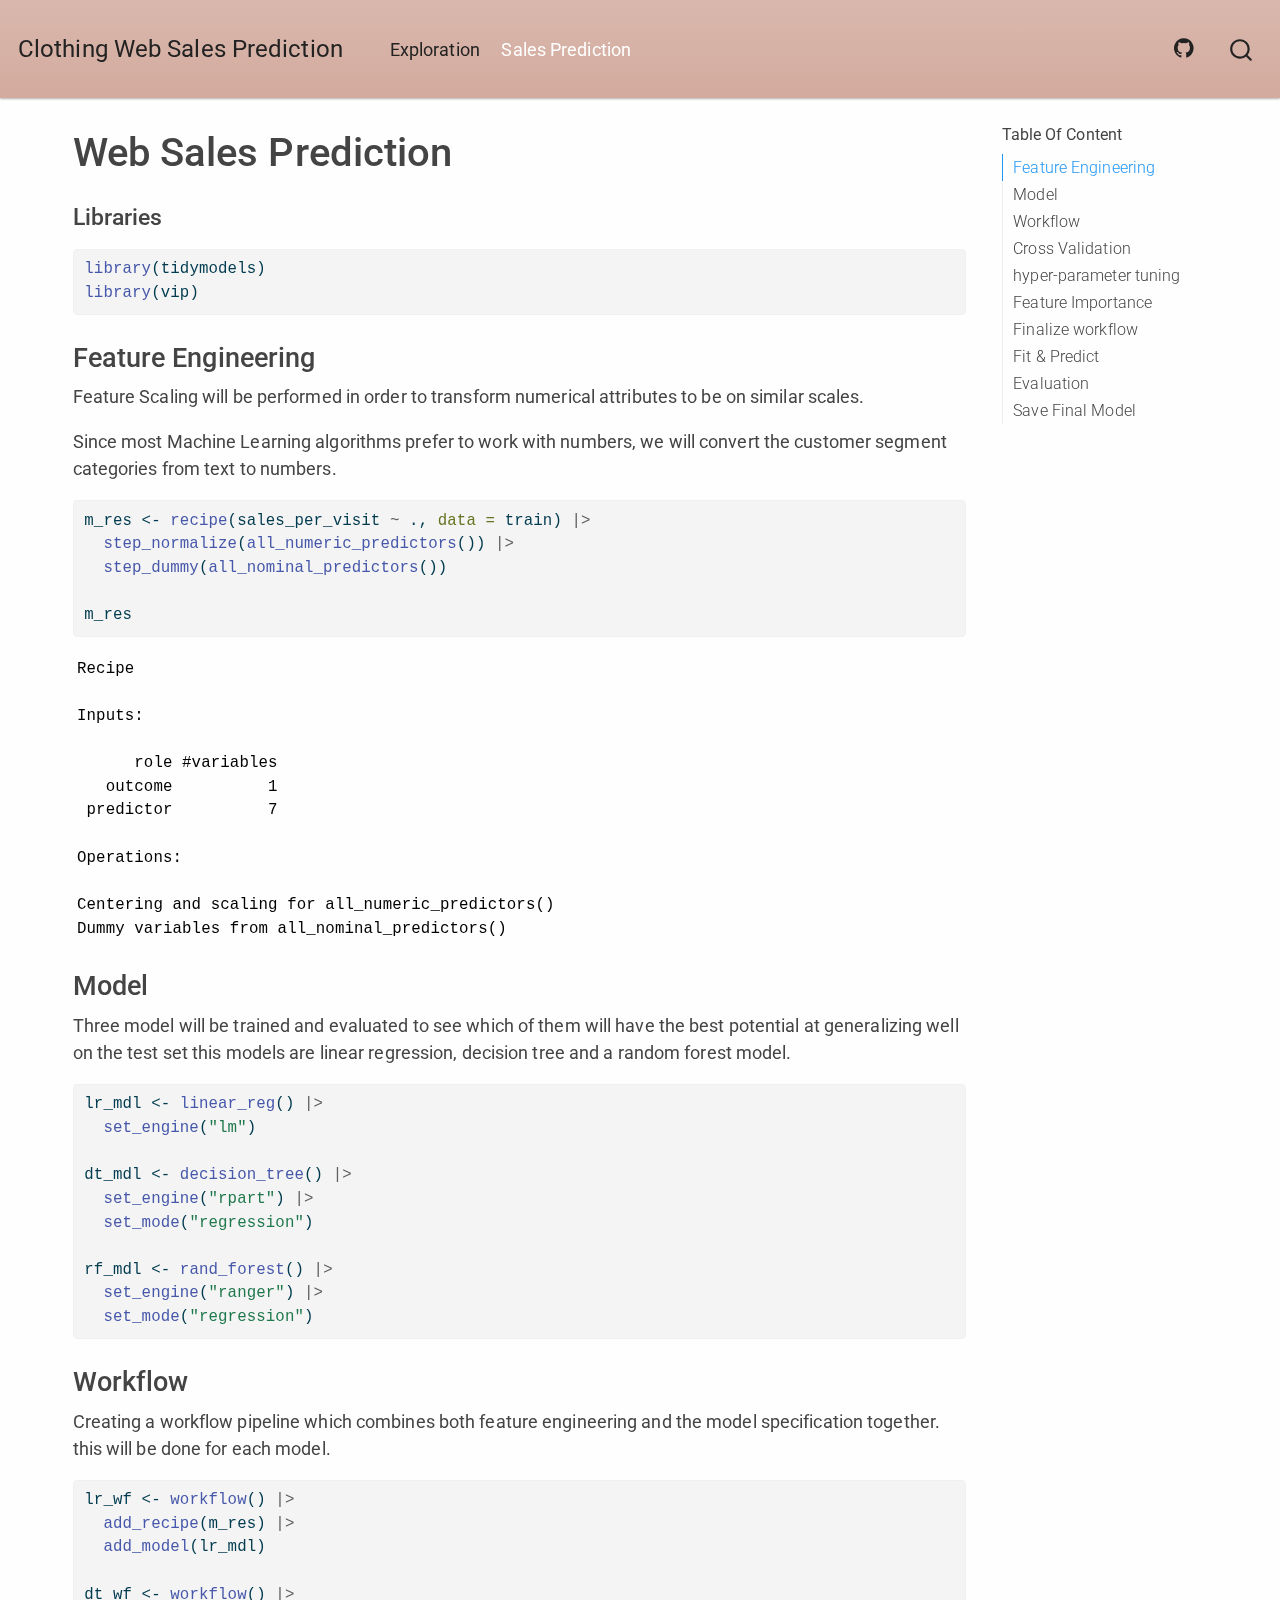
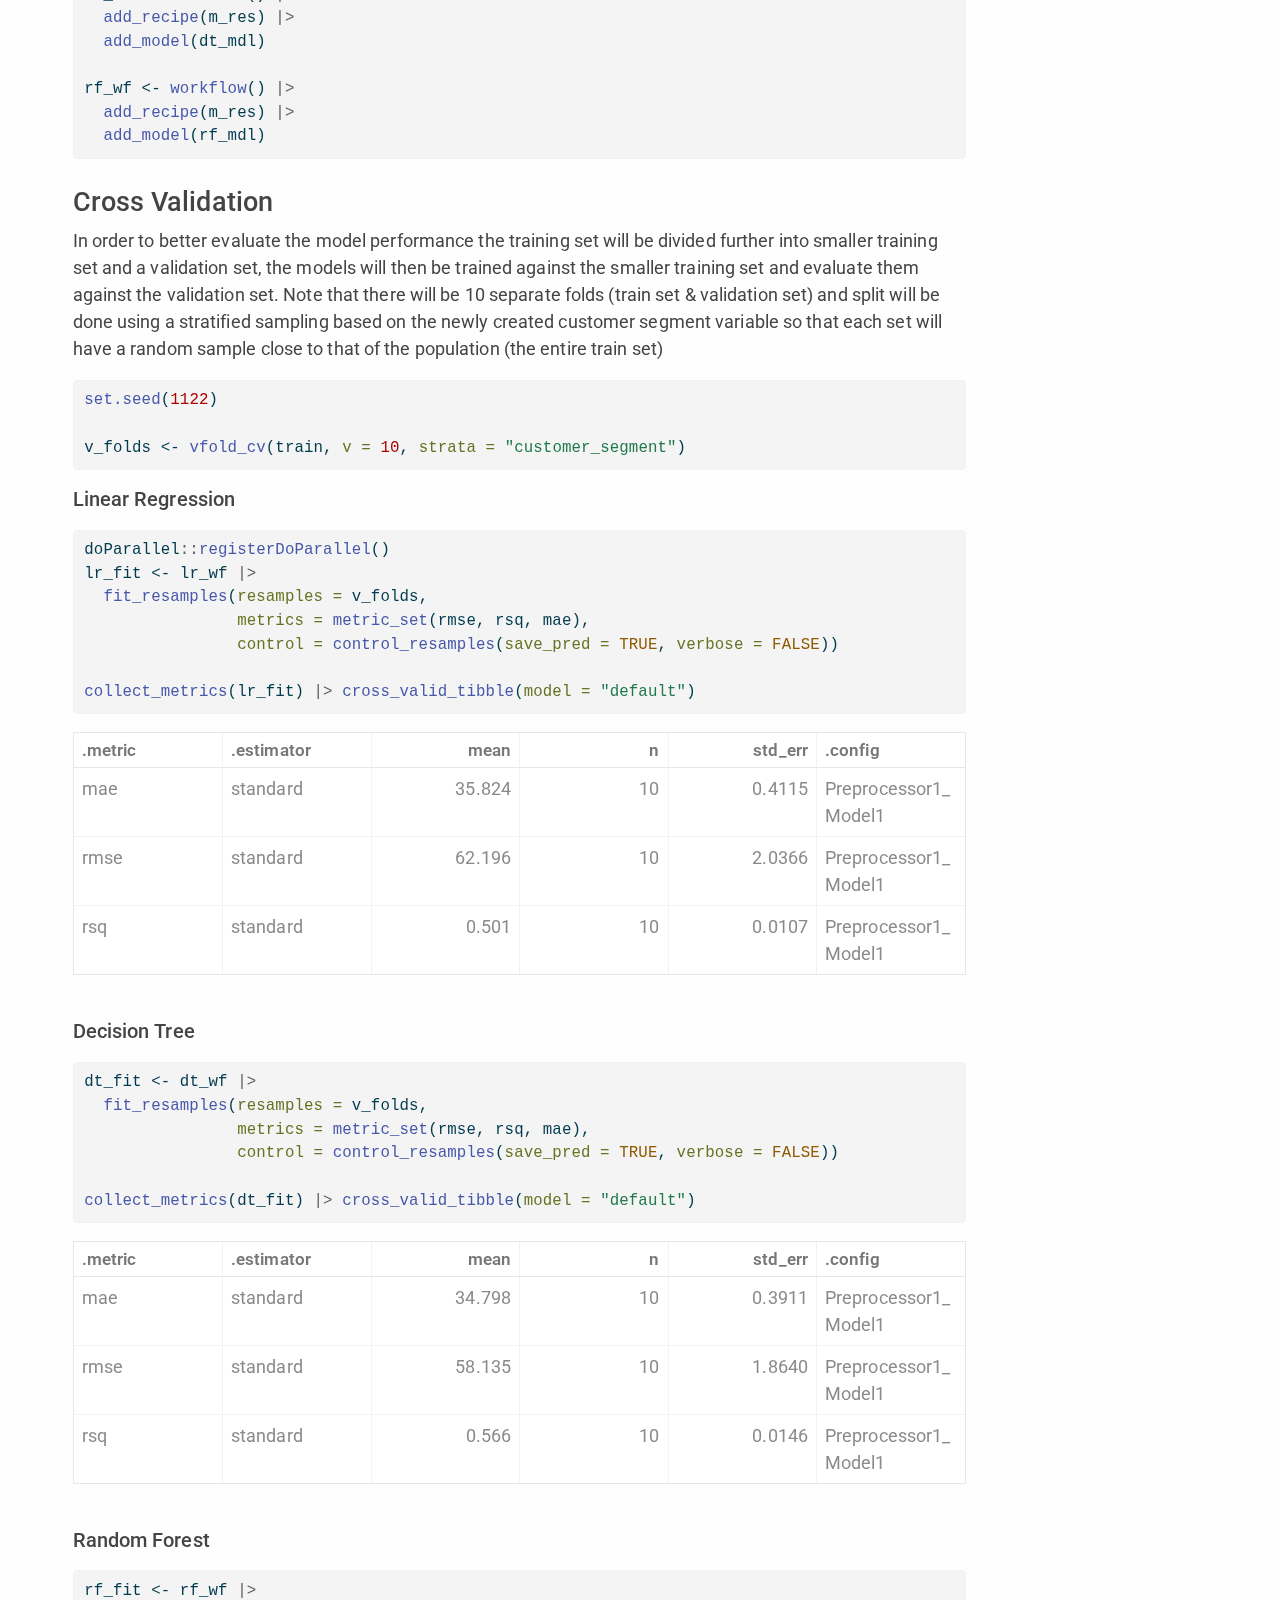
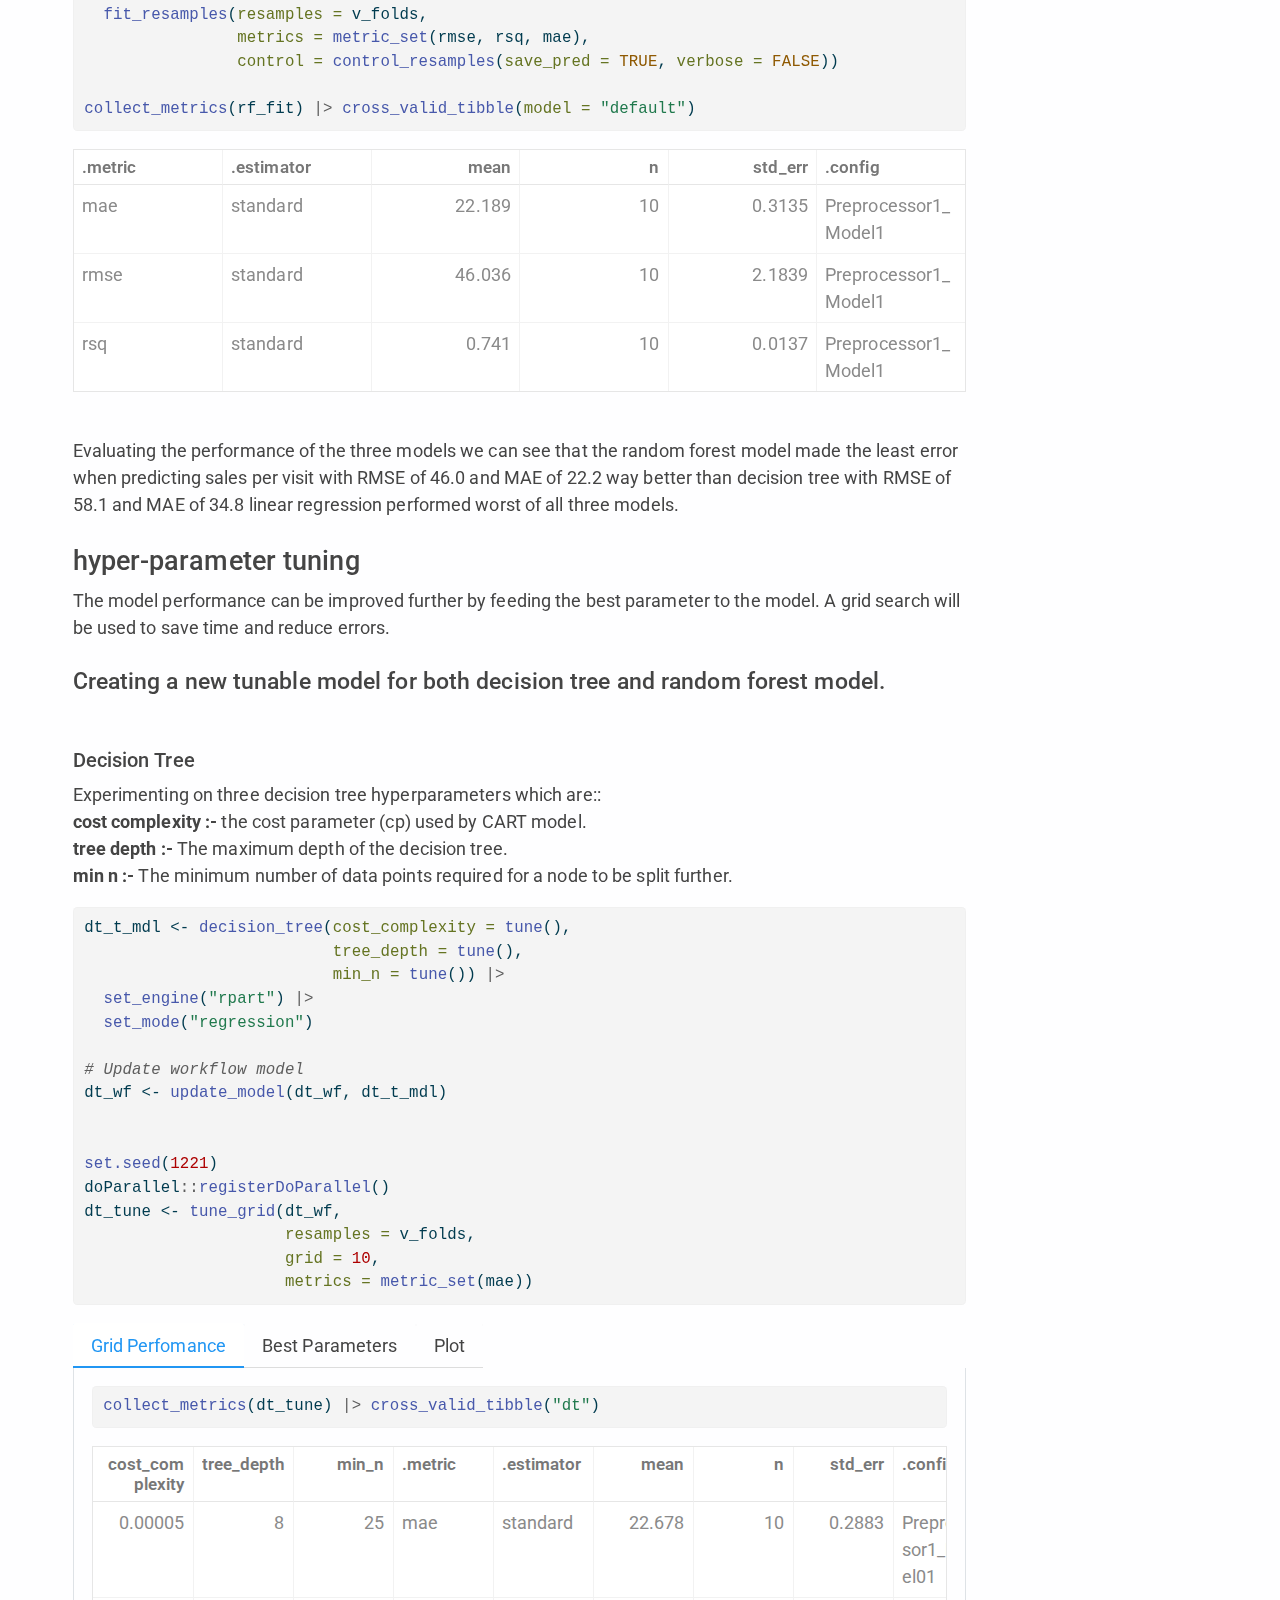
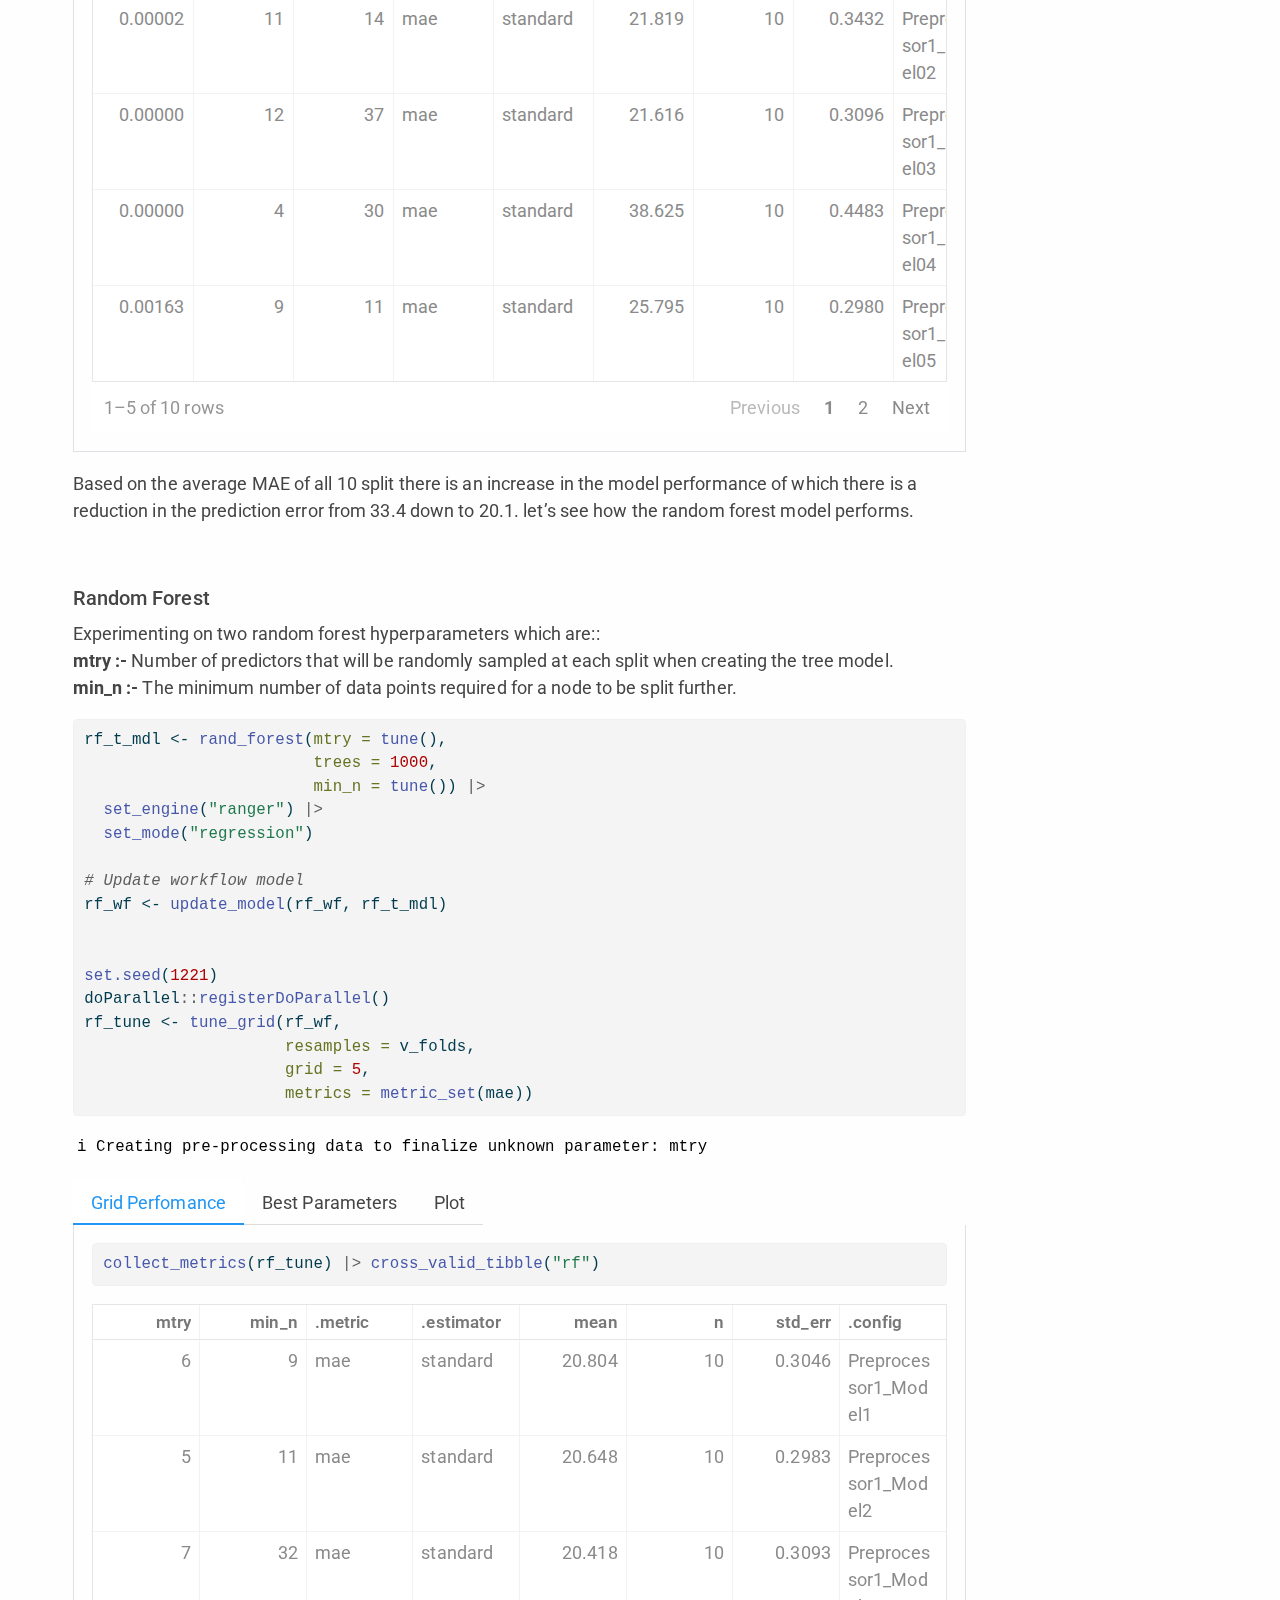
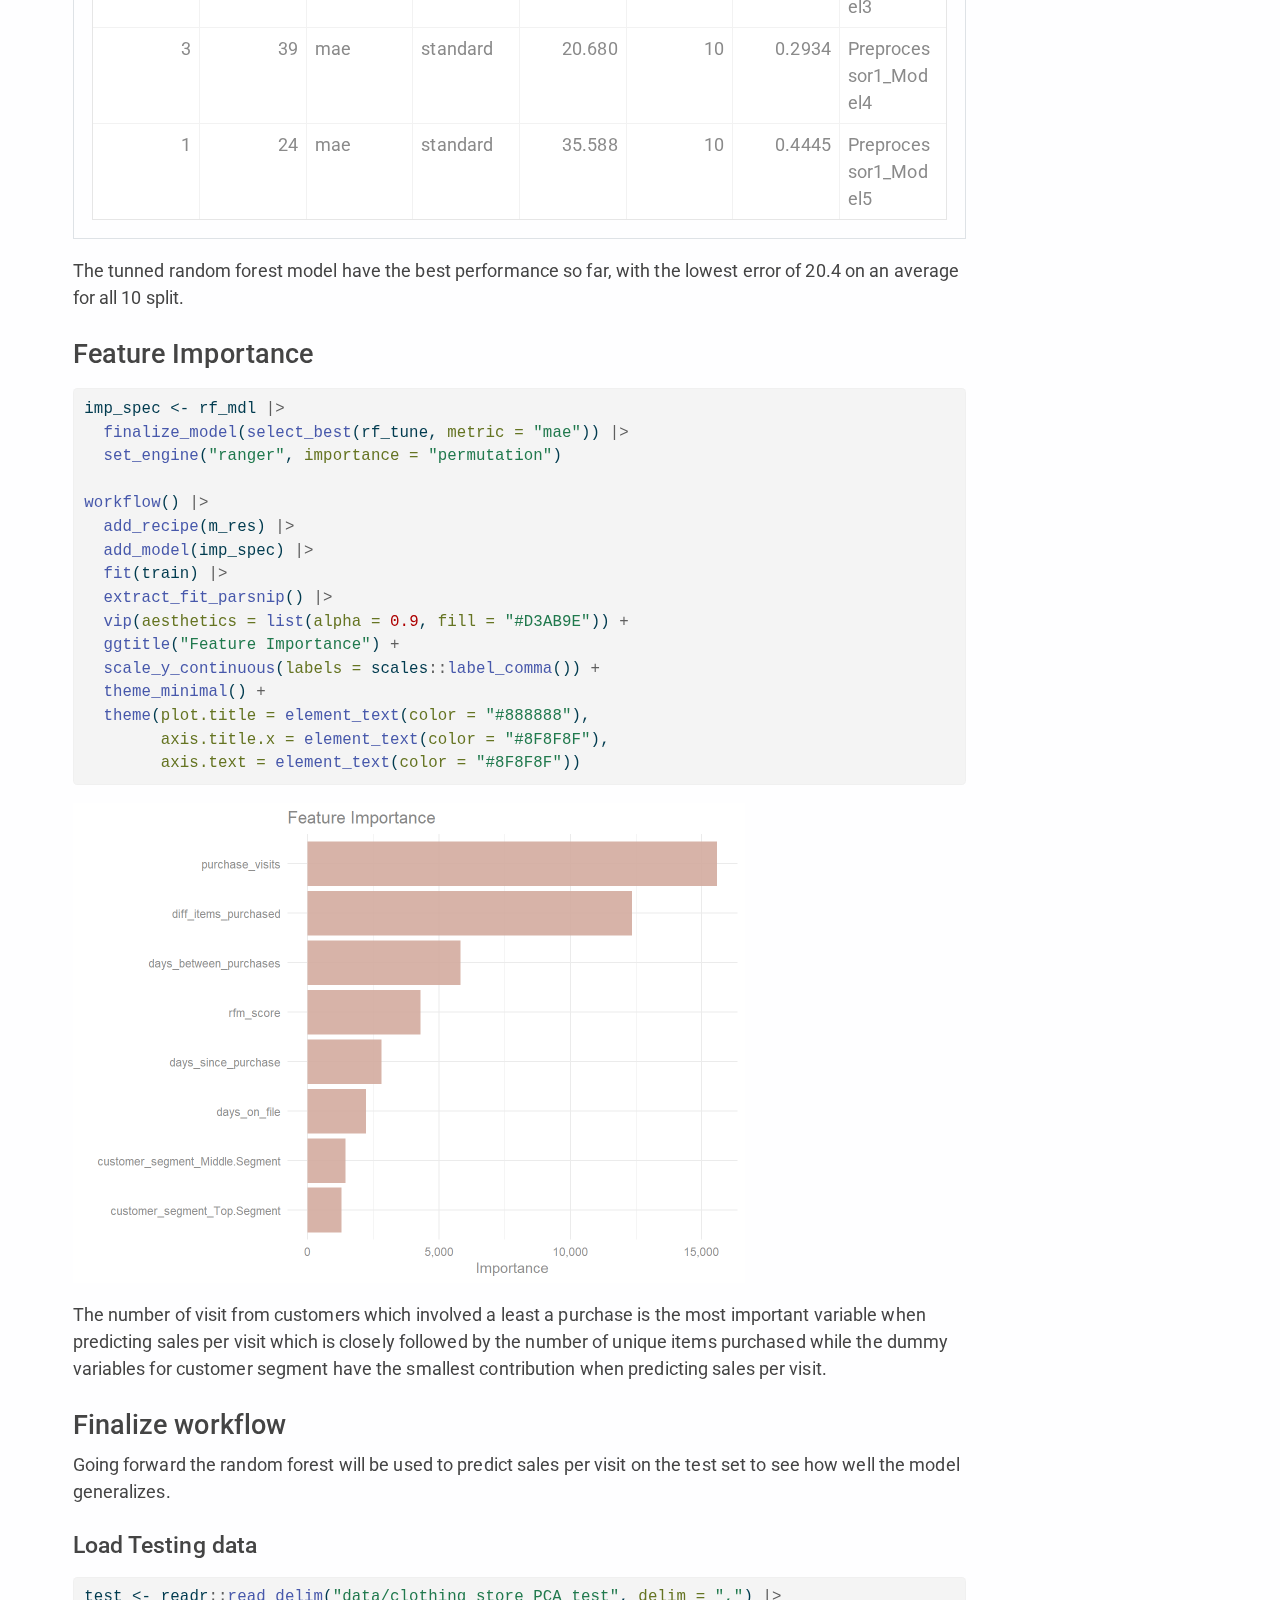
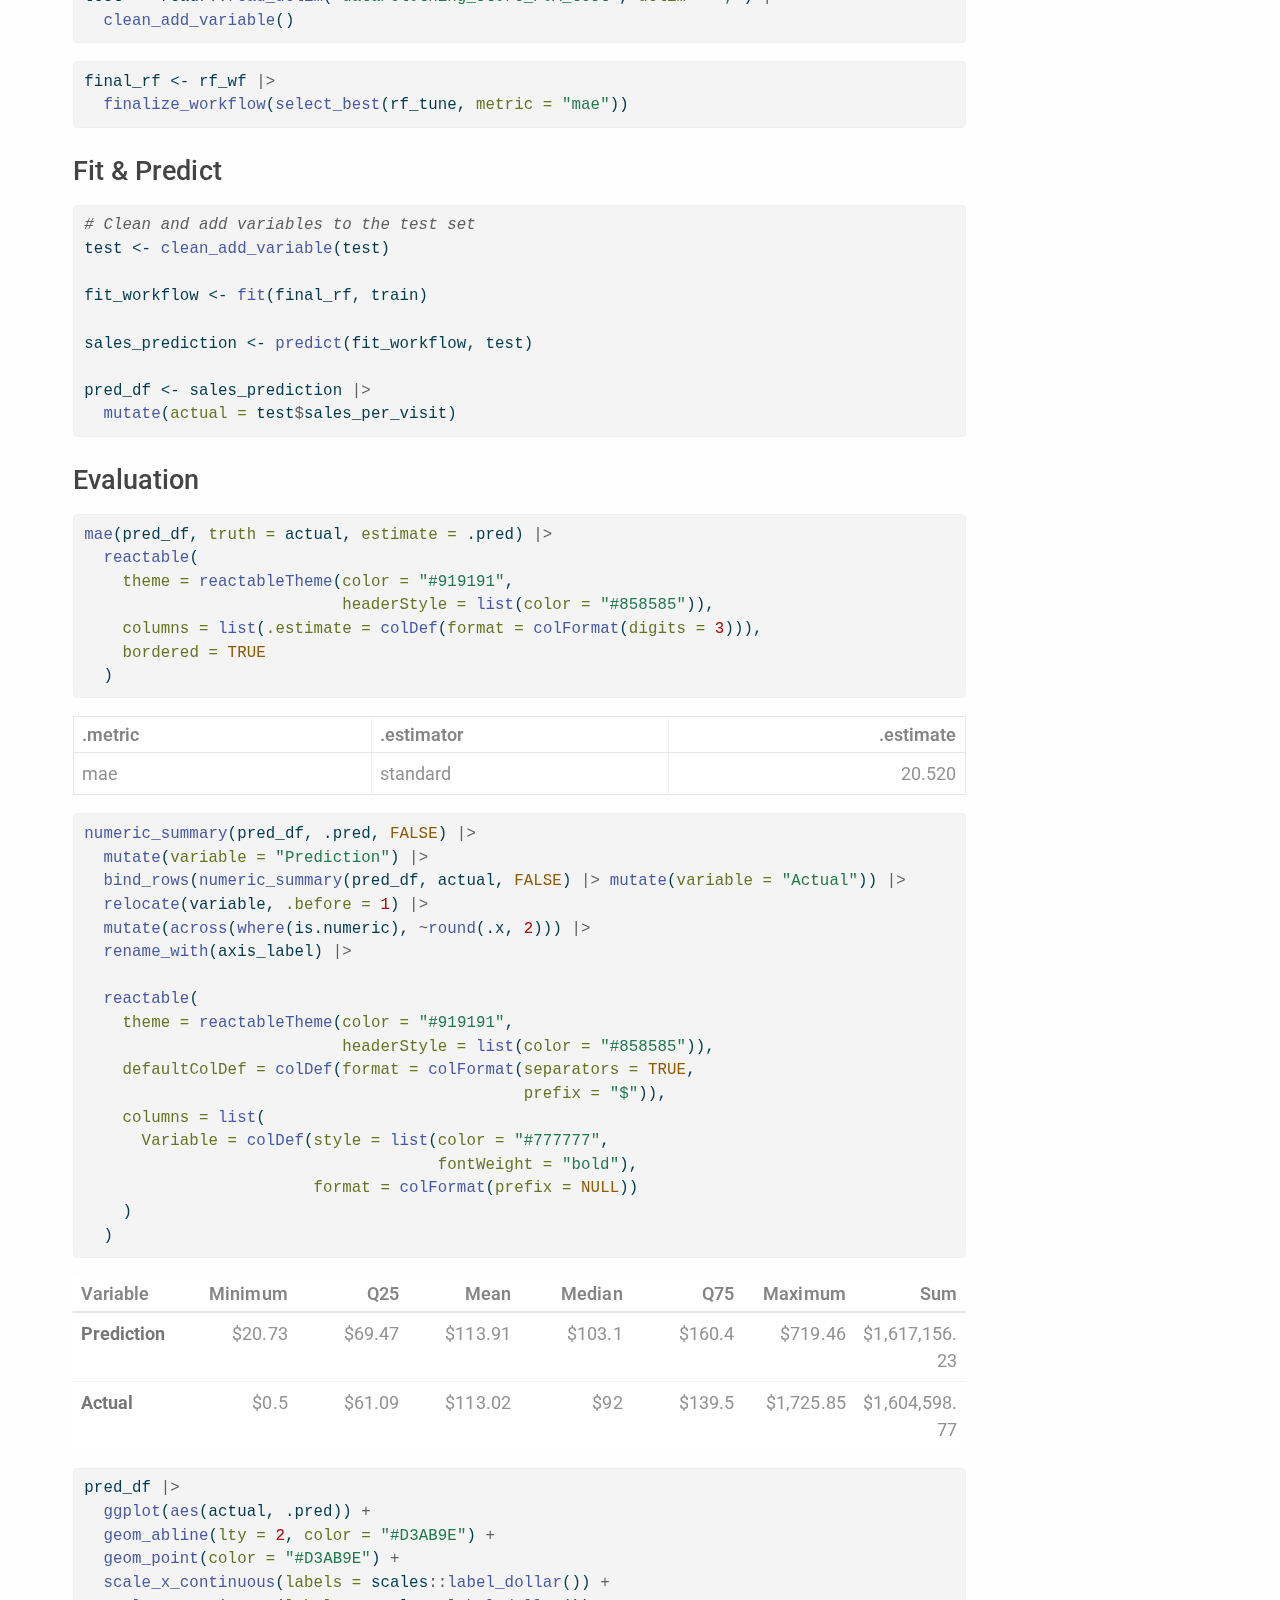
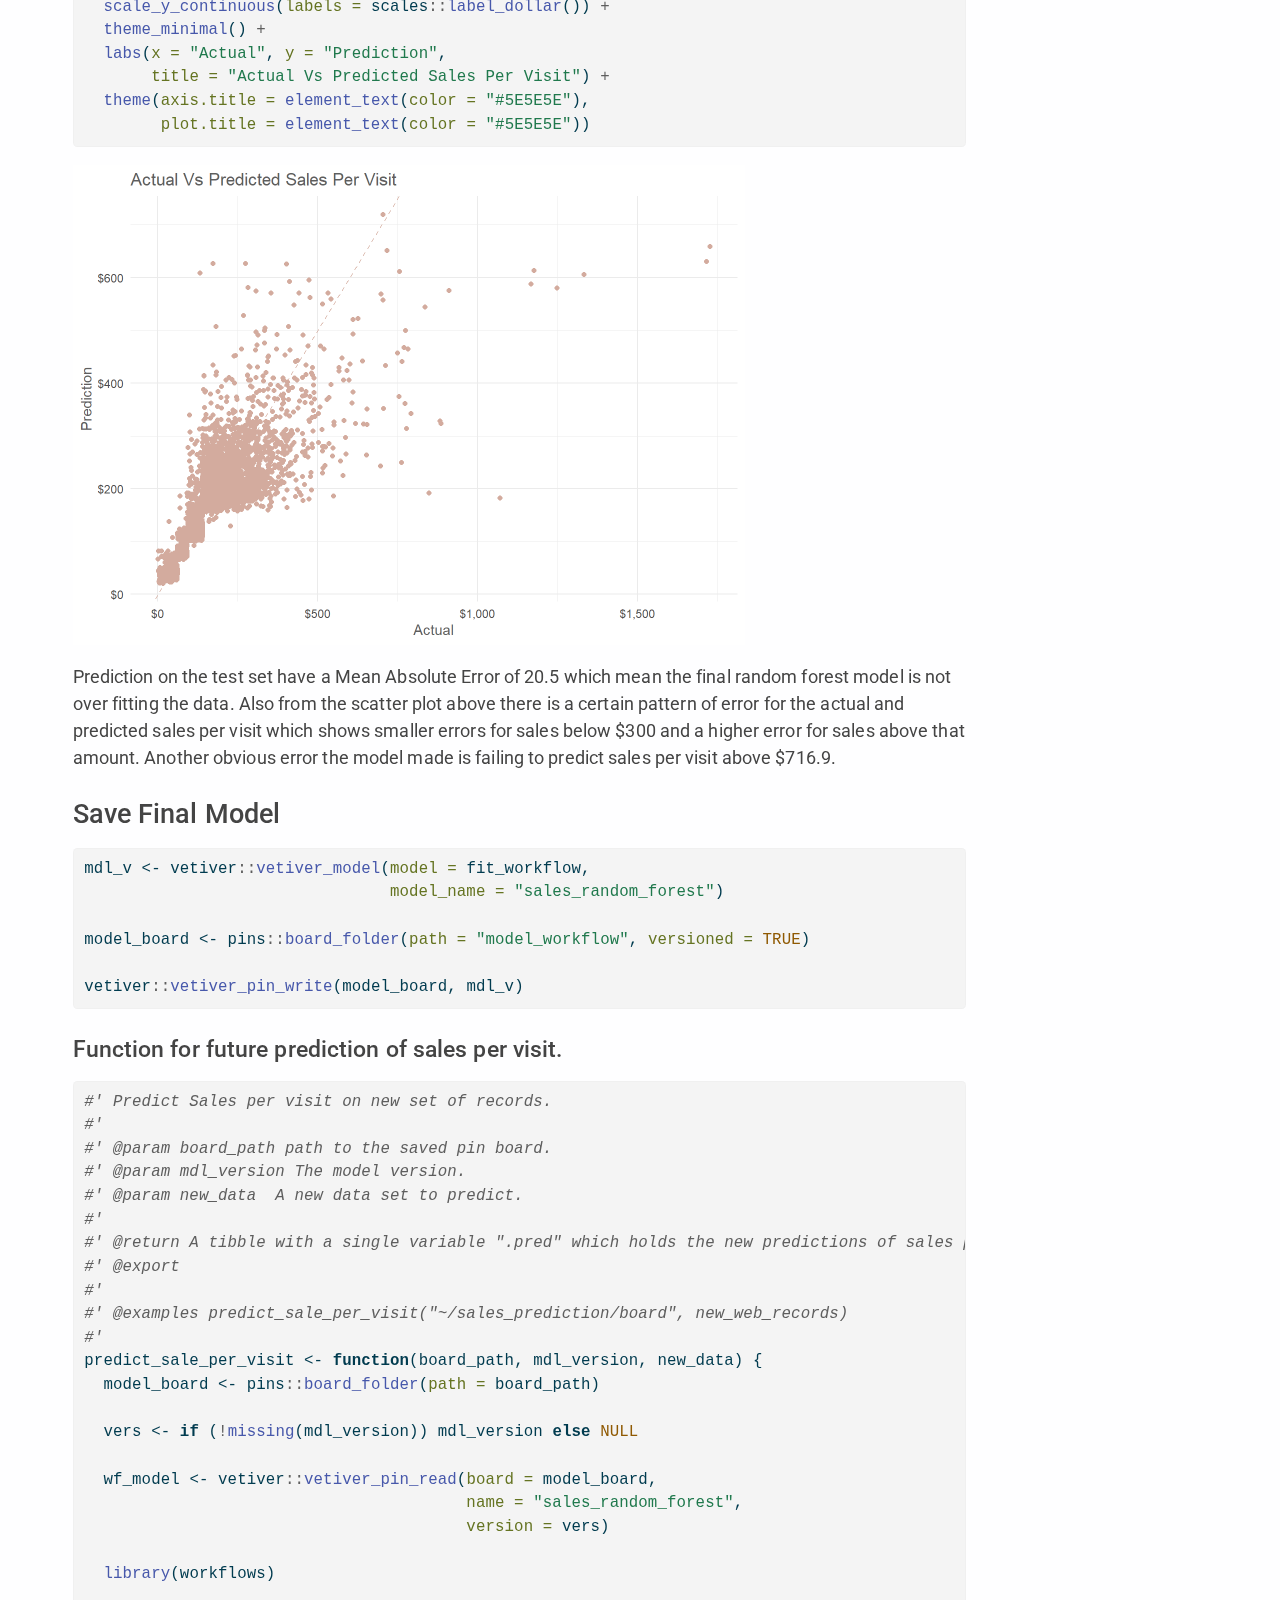
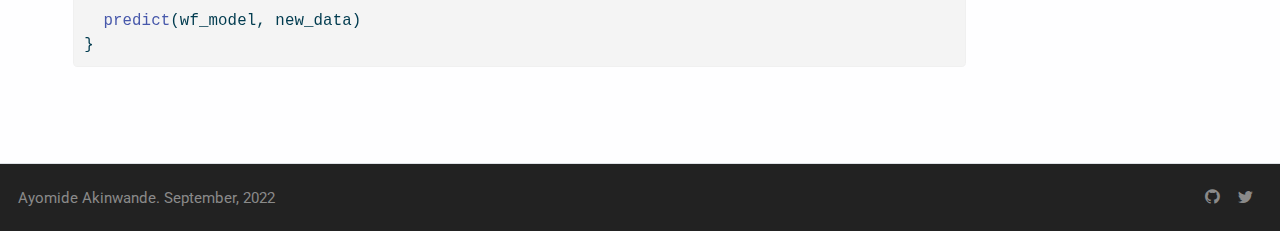
<file: docs/model_page.html>
<!DOCTYPE html>
<html xmlns="http://www.w3.org/1999/xhtml" lang="en" xml:lang="en"><head>

<meta charset="utf-8">
<meta name="generator" content="quarto-1.1.149">

<meta name="viewport" content="width=device-width, initial-scale=1.0, user-scalable=yes">


<title>Clothing Web Sales Prediction - Web Sales Prediction</title>
<style>
code{white-space: pre-wrap;}
span.smallcaps{font-variant: small-caps;}
div.columns{display: flex; gap: min(4vw, 1.5em);}
div.column{flex: auto; overflow-x: auto;}
div.hanging-indent{margin-left: 1.5em; text-indent: -1.5em;}
ul.task-list{list-style: none;}
ul.task-list li input[type="checkbox"] {
  width: 0.8em;
  margin: 0 0.8em 0.2em -1.6em;
  vertical-align: middle;
}
pre > code.sourceCode { white-space: pre; position: relative; }
pre > code.sourceCode > span { display: inline-block; line-height: 1.25; }
pre > code.sourceCode > span:empty { height: 1.2em; }
.sourceCode { overflow: visible; }
code.sourceCode > span { color: inherit; text-decoration: inherit; }
div.sourceCode { margin: 1em 0; }
pre.sourceCode { margin: 0; }
@media screen {
div.sourceCode { overflow: auto; }
}
@media print {
pre > code.sourceCode { white-space: pre-wrap; }
pre > code.sourceCode > span { text-indent: -5em; padding-left: 5em; }
}
pre.numberSource code
  { counter-reset: source-line 0; }
pre.numberSource code > span
  { position: relative; left: -4em; counter-increment: source-line; }
pre.numberSource code > span > a:first-child::before
  { content: counter(source-line);
    position: relative; left: -1em; text-align: right; vertical-align: baseline;
    border: none; display: inline-block;
    -webkit-touch-callout: none; -webkit-user-select: none;
    -khtml-user-select: none; -moz-user-select: none;
    -ms-user-select: none; user-select: none;
    padding: 0 4px; width: 4em;
    color: #aaaaaa;
  }
pre.numberSource { margin-left: 3em; border-left: 1px solid #aaaaaa;  padding-left: 4px; }
div.sourceCode
  {   }
@media screen {
pre > code.sourceCode > span > a:first-child::before { text-decoration: underline; }
}
code span.al { color: #ff0000; font-weight: bold; } /* Alert */
code span.an { color: #60a0b0; font-weight: bold; font-style: italic; } /* Annotation */
code span.at { color: #7d9029; } /* Attribute */
code span.bn { color: #40a070; } /* BaseN */
code span.bu { color: #008000; } /* BuiltIn */
code span.cf { color: #007020; font-weight: bold; } /* ControlFlow */
code span.ch { color: #4070a0; } /* Char */
code span.cn { color: #880000; } /* Constant */
code span.co { color: #60a0b0; font-style: italic; } /* Comment */
code span.cv { color: #60a0b0; font-weight: bold; font-style: italic; } /* CommentVar */
code span.do { color: #ba2121; font-style: italic; } /* Documentation */
code span.dt { color: #902000; } /* DataType */
code span.dv { color: #40a070; } /* DecVal */
code span.er { color: #ff0000; font-weight: bold; } /* Error */
code span.ex { } /* Extension */
code span.fl { color: #40a070; } /* Float */
code span.fu { color: #06287e; } /* Function */
code span.im { color: #008000; font-weight: bold; } /* Import */
code span.in { color: #60a0b0; font-weight: bold; font-style: italic; } /* Information */
code span.kw { color: #007020; font-weight: bold; } /* Keyword */
code span.op { color: #666666; } /* Operator */
code span.ot { color: #007020; } /* Other */
code span.pp { color: #bc7a00; } /* Preprocessor */
code span.sc { color: #4070a0; } /* SpecialChar */
code span.ss { color: #bb6688; } /* SpecialString */
code span.st { color: #4070a0; } /* String */
code span.va { color: #19177c; } /* Variable */
code span.vs { color: #4070a0; } /* VerbatimString */
code span.wa { color: #60a0b0; font-weight: bold; font-style: italic; } /* Warning */
</style>


<script src="site_libs/quarto-nav/quarto-nav.js"></script>
<script src="site_libs/quarto-nav/headroom.min.js"></script>
<script src="site_libs/clipboard/clipboard.min.js"></script>
<script src="site_libs/quarto-search/autocomplete.umd.js"></script>
<script src="site_libs/quarto-search/fuse.min.js"></script>
<script src="site_libs/quarto-search/quarto-search.js"></script>
<meta name="quarto:offset" content="./">
<script src="site_libs/quarto-html/quarto.js"></script>
<script src="site_libs/quarto-html/popper.min.js"></script>
<script src="site_libs/quarto-html/tippy.umd.min.js"></script>
<script src="site_libs/quarto-html/anchor.min.js"></script>
<link href="site_libs/quarto-html/tippy.css" rel="stylesheet">
<link href="site_libs/quarto-html/quarto-syntax-highlighting.css" rel="stylesheet" id="quarto-text-highlighting-styles">
<script src="site_libs/bootstrap/bootstrap.min.js"></script>
<link href="site_libs/bootstrap/bootstrap-icons.css" rel="stylesheet">
<link href="site_libs/bootstrap/bootstrap.min.css" rel="stylesheet" id="quarto-bootstrap" data-mode="light">
<script id="quarto-search-options" type="application/json">{
  "location": "navbar",
  "copy-button": false,
  "collapse-after": 3,
  "panel-placement": "end",
  "type": "overlay",
  "limit": 20,
  "language": {
    "search-no-results-text": "No results",
    "search-matching-documents-text": "matching documents",
    "search-copy-link-title": "Copy link to search",
    "search-hide-matches-text": "Hide additional matches",
    "search-more-match-text": "more match in this document",
    "search-more-matches-text": "more matches in this document",
    "search-clear-button-title": "Clear",
    "search-detached-cancel-button-title": "Cancel",
    "search-submit-button-title": "Submit"
  }
}</script>

<script src="site_libs/core-js-2.5.3/shim.min.js"></script>
<script src="site_libs/react-17.0.0/react.min.js"></script>
<script src="site_libs/react-17.0.0/react-dom.min.js"></script>
<script src="site_libs/reactwidget-1.0.0/react-tools.js"></script>
<script src="site_libs/htmlwidgets-1.5.4/htmlwidgets.js"></script>
<script src="site_libs/reactable-binding-0.3.0/reactable.js"></script>


<link rel="stylesheet" href="styles.css">
</head>

<body class="nav-fixed">

<div id="quarto-search-results"></div>
  <header id="quarto-header" class="headroom fixed-top">
    <nav class="navbar navbar-expand-lg navbar-dark ">
      <div class="navbar-container container-fluid">
      <div class="navbar-brand-container">
    <a class="navbar-brand" href="./index.html">
    <span class="navbar-title">Clothing Web Sales Prediction</span>
    </a>
  </div>
          <button class="navbar-toggler" type="button" data-bs-toggle="collapse" data-bs-target="#navbarCollapse" aria-controls="navbarCollapse" aria-expanded="false" aria-label="Toggle navigation" onclick="if (window.quartoToggleHeadroom) { window.quartoToggleHeadroom(); }">
  <span class="navbar-toggler-icon"></span>
</button>
          <div class="collapse navbar-collapse" id="navbarCollapse">
            <ul class="navbar-nav navbar-nav-scroll me-auto">
  <li class="nav-item">
    <a class="nav-link" href="./index.html">Exploration</a>
  </li>  
  <li class="nav-item">
    <a class="nav-link active" href="./model_page.html" aria-current="page">Sales Prediction</a>
  </li>  
</ul>
            <ul class="navbar-nav navbar-nav-scroll ms-auto">
  <li class="nav-item compact">
    <a class="nav-link" href="https://github.com/"><i class="bi bi-github" role="img" aria-label="GitHub">
</i> 
 </a>
  </li>  
</ul>
              <div id="quarto-search" class="" title="Search"></div>
          </div> <!-- /navcollapse -->
      </div> <!-- /container-fluid -->
    </nav>
</header>
<!-- content -->
<div id="quarto-content" class="quarto-container page-columns page-rows-contents page-layout-full page-navbar">
<!-- sidebar -->
<!-- margin-sidebar -->
    <div id="quarto-margin-sidebar" class="sidebar margin-sidebar">
        <nav id="TOC" role="doc-toc" class="toc-active">
    <h2 id="toc-title">Table Of Content</h2>
   
  <ul>
  <li><a href="#feature-engineering" id="toc-feature-engineering" class="nav-link active" data-scroll-target="#feature-engineering">Feature Engineering</a></li>
  <li><a href="#model" id="toc-model" class="nav-link" data-scroll-target="#model">Model</a></li>
  <li><a href="#workflow" id="toc-workflow" class="nav-link" data-scroll-target="#workflow">Workflow</a></li>
  <li><a href="#cross-validation" id="toc-cross-validation" class="nav-link" data-scroll-target="#cross-validation">Cross Validation</a></li>
  <li><a href="#hyper-parameter-tuning" id="toc-hyper-parameter-tuning" class="nav-link" data-scroll-target="#hyper-parameter-tuning">hyper-parameter tuning</a></li>
  <li><a href="#feature-importance" id="toc-feature-importance" class="nav-link" data-scroll-target="#feature-importance">Feature Importance</a></li>
  <li><a href="#finalize-workflow" id="toc-finalize-workflow" class="nav-link" data-scroll-target="#finalize-workflow">Finalize workflow</a></li>
  <li><a href="#fit-predict" id="toc-fit-predict" class="nav-link" data-scroll-target="#fit-predict">Fit &amp; Predict</a></li>
  <li><a href="#evaluation" id="toc-evaluation" class="nav-link" data-scroll-target="#evaluation">Evaluation</a></li>
  <li><a href="#save-final-model" id="toc-save-final-model" class="nav-link" data-scroll-target="#save-final-model">Save Final Model</a></li>
  </ul>
</nav>
    </div>
<!-- main -->
<main class="content column-page-left" id="quarto-document-content">

<header id="title-block-header" class="quarto-title-block default">
<div class="quarto-title">
<h1 class="title">Web Sales Prediction</h1>
</div>



<div class="quarto-title-meta">

    
    
  </div>
  

</header>

<section id="libraries" class="level4">
<h4 class="anchored" data-anchor-id="libraries">Libraries</h4>
<div class="cell">
<div class="sourceCode cell-code" id="cb1"><pre class="sourceCode r code-with-copy"><code class="sourceCode r"><span id="cb1-1"><a href="#cb1-1" aria-hidden="true" tabindex="-1"></a><span class="fu">library</span>(tidymodels)</span>
<span id="cb1-2"><a href="#cb1-2" aria-hidden="true" tabindex="-1"></a><span class="fu">library</span>(vip)</span></code><button title="Copy to Clipboard" class="code-copy-button"><i class="bi"></i></button></pre></div>
</div>
</section>
<section id="feature-engineering" class="level3">
<h3 class="anchored" data-anchor-id="feature-engineering">Feature Engineering</h3>
<p>Feature Scaling will be performed in order to transform numerical attributes to be on similar scales.</p>
<p>Since most Machine Learning algorithms prefer to work with numbers, we will convert the customer segment categories from text to numbers.</p>
<div class="cell">
<div class="sourceCode cell-code" id="cb2"><pre class="sourceCode r code-with-copy"><code class="sourceCode r"><span id="cb2-1"><a href="#cb2-1" aria-hidden="true" tabindex="-1"></a>m_res <span class="ot">&lt;-</span> <span class="fu">recipe</span>(sales_per_visit <span class="sc">~</span> ., <span class="at">data =</span> train) <span class="sc">|&gt;</span></span>
<span id="cb2-2"><a href="#cb2-2" aria-hidden="true" tabindex="-1"></a>  <span class="fu">step_normalize</span>(<span class="fu">all_numeric_predictors</span>()) <span class="sc">|&gt;</span></span>
<span id="cb2-3"><a href="#cb2-3" aria-hidden="true" tabindex="-1"></a>  <span class="fu">step_dummy</span>(<span class="fu">all_nominal_predictors</span>())</span>
<span id="cb2-4"><a href="#cb2-4" aria-hidden="true" tabindex="-1"></a></span>
<span id="cb2-5"><a href="#cb2-5" aria-hidden="true" tabindex="-1"></a>m_res</span></code><button title="Copy to Clipboard" class="code-copy-button"><i class="bi"></i></button></pre></div>
<div class="cell-output cell-output-stdout">
<pre><code>Recipe

Inputs:

      role #variables
   outcome          1
 predictor          7

Operations:

Centering and scaling for all_numeric_predictors()
Dummy variables from all_nominal_predictors()</code></pre>
</div>
</div>
</section>
<section id="model" class="level3">
<h3 class="anchored" data-anchor-id="model">Model</h3>
<p>Three model will be trained and evaluated to see which of them will have the best potential at generalizing well on the test set this models are linear regression, decision tree and a random forest model.</p>
<div class="cell">
<div class="sourceCode cell-code" id="cb4"><pre class="sourceCode r code-with-copy"><code class="sourceCode r"><span id="cb4-1"><a href="#cb4-1" aria-hidden="true" tabindex="-1"></a>lr_mdl <span class="ot">&lt;-</span> <span class="fu">linear_reg</span>() <span class="sc">|&gt;</span></span>
<span id="cb4-2"><a href="#cb4-2" aria-hidden="true" tabindex="-1"></a>  <span class="fu">set_engine</span>(<span class="st">"lm"</span>)</span>
<span id="cb4-3"><a href="#cb4-3" aria-hidden="true" tabindex="-1"></a></span>
<span id="cb4-4"><a href="#cb4-4" aria-hidden="true" tabindex="-1"></a>dt_mdl <span class="ot">&lt;-</span> <span class="fu">decision_tree</span>() <span class="sc">|&gt;</span></span>
<span id="cb4-5"><a href="#cb4-5" aria-hidden="true" tabindex="-1"></a>  <span class="fu">set_engine</span>(<span class="st">"rpart"</span>) <span class="sc">|&gt;</span></span>
<span id="cb4-6"><a href="#cb4-6" aria-hidden="true" tabindex="-1"></a>  <span class="fu">set_mode</span>(<span class="st">"regression"</span>)</span>
<span id="cb4-7"><a href="#cb4-7" aria-hidden="true" tabindex="-1"></a></span>
<span id="cb4-8"><a href="#cb4-8" aria-hidden="true" tabindex="-1"></a>rf_mdl <span class="ot">&lt;-</span> <span class="fu">rand_forest</span>() <span class="sc">|&gt;</span></span>
<span id="cb4-9"><a href="#cb4-9" aria-hidden="true" tabindex="-1"></a>  <span class="fu">set_engine</span>(<span class="st">"ranger"</span>) <span class="sc">|&gt;</span></span>
<span id="cb4-10"><a href="#cb4-10" aria-hidden="true" tabindex="-1"></a>  <span class="fu">set_mode</span>(<span class="st">"regression"</span>)</span></code><button title="Copy to Clipboard" class="code-copy-button"><i class="bi"></i></button></pre></div>
</div>
</section>
<section id="workflow" class="level3">
<h3 class="anchored" data-anchor-id="workflow">Workflow</h3>
<p>Creating a workflow pipeline which combines both feature engineering and the model specification together. this will be done for each model.</p>
<div class="cell">
<div class="sourceCode cell-code" id="cb5"><pre class="sourceCode r code-with-copy"><code class="sourceCode r"><span id="cb5-1"><a href="#cb5-1" aria-hidden="true" tabindex="-1"></a>lr_wf <span class="ot">&lt;-</span> <span class="fu">workflow</span>() <span class="sc">|&gt;</span></span>
<span id="cb5-2"><a href="#cb5-2" aria-hidden="true" tabindex="-1"></a>  <span class="fu">add_recipe</span>(m_res) <span class="sc">|&gt;</span></span>
<span id="cb5-3"><a href="#cb5-3" aria-hidden="true" tabindex="-1"></a>  <span class="fu">add_model</span>(lr_mdl)</span>
<span id="cb5-4"><a href="#cb5-4" aria-hidden="true" tabindex="-1"></a></span>
<span id="cb5-5"><a href="#cb5-5" aria-hidden="true" tabindex="-1"></a>dt_wf <span class="ot">&lt;-</span> <span class="fu">workflow</span>() <span class="sc">|&gt;</span></span>
<span id="cb5-6"><a href="#cb5-6" aria-hidden="true" tabindex="-1"></a>  <span class="fu">add_recipe</span>(m_res) <span class="sc">|&gt;</span></span>
<span id="cb5-7"><a href="#cb5-7" aria-hidden="true" tabindex="-1"></a>  <span class="fu">add_model</span>(dt_mdl)</span>
<span id="cb5-8"><a href="#cb5-8" aria-hidden="true" tabindex="-1"></a></span>
<span id="cb5-9"><a href="#cb5-9" aria-hidden="true" tabindex="-1"></a>rf_wf <span class="ot">&lt;-</span> <span class="fu">workflow</span>() <span class="sc">|&gt;</span></span>
<span id="cb5-10"><a href="#cb5-10" aria-hidden="true" tabindex="-1"></a>  <span class="fu">add_recipe</span>(m_res) <span class="sc">|&gt;</span></span>
<span id="cb5-11"><a href="#cb5-11" aria-hidden="true" tabindex="-1"></a>  <span class="fu">add_model</span>(rf_mdl)</span></code><button title="Copy to Clipboard" class="code-copy-button"><i class="bi"></i></button></pre></div>
</div>
</section>
<section id="cross-validation" class="level3">
<h3 class="anchored" data-anchor-id="cross-validation">Cross Validation</h3>
<p>In order to better evaluate the model performance the training set will be divided further into smaller training set and a validation set, the models will then be trained against the smaller training set and evaluate them against the validation set. Note that there will be 10 separate folds (train set &amp; validation set) and split will be done using a stratified sampling based on the newly created customer segment variable so that each set will have a random sample close to that of the population (the entire train set)</p>
<div class="cell">
<div class="sourceCode cell-code" id="cb6"><pre class="sourceCode r code-with-copy"><code class="sourceCode r"><span id="cb6-1"><a href="#cb6-1" aria-hidden="true" tabindex="-1"></a><span class="fu">set.seed</span>(<span class="dv">1122</span>)</span>
<span id="cb6-2"><a href="#cb6-2" aria-hidden="true" tabindex="-1"></a></span>
<span id="cb6-3"><a href="#cb6-3" aria-hidden="true" tabindex="-1"></a>v_folds <span class="ot">&lt;-</span> <span class="fu">vfold_cv</span>(train, <span class="at">v =</span> <span class="dv">10</span>, <span class="at">strata =</span> <span class="st">"customer_segment"</span>)</span></code><button title="Copy to Clipboard" class="code-copy-button"><i class="bi"></i></button></pre></div>
</div>
<section id="linear-regression" class="level5">
<h5 class="anchored" data-anchor-id="linear-regression">Linear Regression</h5>
<div class="cell">
<div class="sourceCode cell-code" id="cb7"><pre class="sourceCode r code-with-copy"><code class="sourceCode r"><span id="cb7-1"><a href="#cb7-1" aria-hidden="true" tabindex="-1"></a>doParallel<span class="sc">::</span><span class="fu">registerDoParallel</span>()</span>
<span id="cb7-2"><a href="#cb7-2" aria-hidden="true" tabindex="-1"></a>lr_fit <span class="ot">&lt;-</span> lr_wf <span class="sc">|&gt;</span></span>
<span id="cb7-3"><a href="#cb7-3" aria-hidden="true" tabindex="-1"></a>  <span class="fu">fit_resamples</span>(<span class="at">resamples =</span> v_folds,</span>
<span id="cb7-4"><a href="#cb7-4" aria-hidden="true" tabindex="-1"></a>                <span class="at">metrics =</span> <span class="fu">metric_set</span>(rmse, rsq, mae),</span>
<span id="cb7-5"><a href="#cb7-5" aria-hidden="true" tabindex="-1"></a>                <span class="at">control =</span> <span class="fu">control_resamples</span>(<span class="at">save_pred =</span> <span class="cn">TRUE</span>, <span class="at">verbose =</span> <span class="cn">FALSE</span>))</span>
<span id="cb7-6"><a href="#cb7-6" aria-hidden="true" tabindex="-1"></a></span>
<span id="cb7-7"><a href="#cb7-7" aria-hidden="true" tabindex="-1"></a><span class="fu">collect_metrics</span>(lr_fit) <span class="sc">|&gt;</span> <span class="fu">cross_valid_tibble</span>(<span class="at">model =</span> <span class="st">"default"</span>)</span></code><button title="Copy to Clipboard" class="code-copy-button"><i class="bi"></i></button></pre></div>
<div class="cell-output-display">

<div id="htmlwidget-3f02ce593b980866f820" class="reactable html-widget" style="width:auto;height:auto;"></div>
<script type="application/json" data-for="htmlwidget-3f02ce593b980866f820">{"x":{"tag":{"name":"Reactable","attribs":{"data":{".metric":["mae","rmse","rsq"],".estimator":["standard","standard","standard"],"mean":[35.8238592367184,62.195931028808,0.500535936698268],"n":[10,10,10],"std_err":[0.411543898331294,2.0366147268898,0.0107349599449448],".config":["Preprocessor1_Model1","Preprocessor1_Model1","Preprocessor1_Model1"]},"columns":[{"accessor":".metric","name":".metric","type":"character"},{"accessor":".estimator","name":".estimator","type":"character"},{"accessor":"mean","name":"mean","type":"numeric","format":{"cell":{"digits":3},"aggregated":{"digits":3}}},{"accessor":"n","name":"n","type":"numeric"},{"accessor":"std_err","name":"std_err","type":"numeric","format":{"cell":{"digits":4},"aggregated":{"digits":4}}},{"accessor":".config","name":".config","type":"character"}],"defaultPageSize":5,"paginationType":"numbers","showPageInfo":true,"minRows":1,"bordered":true,"theme":{"color":"#8A8A8A","headerStyle":{"color":"#777777","fontSize":"17px"}},"dataKey":"25b5d2a11e956db42babf483cd9ce49d"},"children":[]},"class":"reactR_markup"},"evals":[],"jsHooks":[]}</script>
</div>
</div>
<p><br></p>
</section>
<section id="decision-tree" class="level5">
<h5 class="anchored" data-anchor-id="decision-tree">Decision Tree</h5>
<div class="cell">
<div class="sourceCode cell-code" id="cb8"><pre class="sourceCode r code-with-copy"><code class="sourceCode r"><span id="cb8-1"><a href="#cb8-1" aria-hidden="true" tabindex="-1"></a>dt_fit <span class="ot">&lt;-</span> dt_wf <span class="sc">|&gt;</span></span>
<span id="cb8-2"><a href="#cb8-2" aria-hidden="true" tabindex="-1"></a>  <span class="fu">fit_resamples</span>(<span class="at">resamples =</span> v_folds,</span>
<span id="cb8-3"><a href="#cb8-3" aria-hidden="true" tabindex="-1"></a>                <span class="at">metrics =</span> <span class="fu">metric_set</span>(rmse, rsq, mae),</span>
<span id="cb8-4"><a href="#cb8-4" aria-hidden="true" tabindex="-1"></a>                <span class="at">control =</span> <span class="fu">control_resamples</span>(<span class="at">save_pred =</span> <span class="cn">TRUE</span>, <span class="at">verbose =</span> <span class="cn">FALSE</span>))</span>
<span id="cb8-5"><a href="#cb8-5" aria-hidden="true" tabindex="-1"></a></span>
<span id="cb8-6"><a href="#cb8-6" aria-hidden="true" tabindex="-1"></a><span class="fu">collect_metrics</span>(dt_fit) <span class="sc">|&gt;</span> <span class="fu">cross_valid_tibble</span>(<span class="at">model =</span> <span class="st">"default"</span>)</span></code><button title="Copy to Clipboard" class="code-copy-button"><i class="bi"></i></button></pre></div>
<div class="cell-output-display">

<div id="htmlwidget-8333293b9c5e161fb726" class="reactable html-widget" style="width:auto;height:auto;"></div>
<script type="application/json" data-for="htmlwidget-8333293b9c5e161fb726">{"x":{"tag":{"name":"Reactable","attribs":{"data":{".metric":["mae","rmse","rsq"],".estimator":["standard","standard","standard"],"mean":[34.7976686034466,58.134960228096,0.565525153895856],"n":[10,10,10],"std_err":[0.391127737222107,1.86396864663079,0.0145938278385036],".config":["Preprocessor1_Model1","Preprocessor1_Model1","Preprocessor1_Model1"]},"columns":[{"accessor":".metric","name":".metric","type":"character"},{"accessor":".estimator","name":".estimator","type":"character"},{"accessor":"mean","name":"mean","type":"numeric","format":{"cell":{"digits":3},"aggregated":{"digits":3}}},{"accessor":"n","name":"n","type":"numeric"},{"accessor":"std_err","name":"std_err","type":"numeric","format":{"cell":{"digits":4},"aggregated":{"digits":4}}},{"accessor":".config","name":".config","type":"character"}],"defaultPageSize":5,"paginationType":"numbers","showPageInfo":true,"minRows":1,"bordered":true,"theme":{"color":"#8A8A8A","headerStyle":{"color":"#777777","fontSize":"17px"}},"dataKey":"477ca192848c9011796d59ae1c078a83"},"children":[]},"class":"reactR_markup"},"evals":[],"jsHooks":[]}</script>
</div>
</div>
<p><br></p>
</section>
<section id="random-forest" class="level5">
<h5 class="anchored" data-anchor-id="random-forest">Random Forest</h5>
<div class="cell">
<div class="sourceCode cell-code" id="cb9"><pre class="sourceCode r code-with-copy"><code class="sourceCode r"><span id="cb9-1"><a href="#cb9-1" aria-hidden="true" tabindex="-1"></a>rf_fit <span class="ot">&lt;-</span> rf_wf <span class="sc">|&gt;</span></span>
<span id="cb9-2"><a href="#cb9-2" aria-hidden="true" tabindex="-1"></a>  <span class="fu">fit_resamples</span>(<span class="at">resamples =</span> v_folds,</span>
<span id="cb9-3"><a href="#cb9-3" aria-hidden="true" tabindex="-1"></a>                <span class="at">metrics =</span> <span class="fu">metric_set</span>(rmse, rsq, mae),</span>
<span id="cb9-4"><a href="#cb9-4" aria-hidden="true" tabindex="-1"></a>                <span class="at">control =</span> <span class="fu">control_resamples</span>(<span class="at">save_pred =</span> <span class="cn">TRUE</span>, <span class="at">verbose =</span> <span class="cn">FALSE</span>))</span>
<span id="cb9-5"><a href="#cb9-5" aria-hidden="true" tabindex="-1"></a></span>
<span id="cb9-6"><a href="#cb9-6" aria-hidden="true" tabindex="-1"></a><span class="fu">collect_metrics</span>(rf_fit) <span class="sc">|&gt;</span> <span class="fu">cross_valid_tibble</span>(<span class="at">model =</span> <span class="st">"default"</span>)</span></code><button title="Copy to Clipboard" class="code-copy-button"><i class="bi"></i></button></pre></div>
<div class="cell-output-display">

<div id="htmlwidget-2ec190c5ec25d8c0d1ca" class="reactable html-widget" style="width:auto;height:auto;"></div>
<script type="application/json" data-for="htmlwidget-2ec190c5ec25d8c0d1ca">{"x":{"tag":{"name":"Reactable","attribs":{"data":{".metric":["mae","rmse","rsq"],".estimator":["standard","standard","standard"],"mean":[22.1885821594391,46.035508000823,0.741212578962579],"n":[10,10,10],"std_err":[0.313531344827163,2.1839100585051,0.0136598855906548],".config":["Preprocessor1_Model1","Preprocessor1_Model1","Preprocessor1_Model1"]},"columns":[{"accessor":".metric","name":".metric","type":"character"},{"accessor":".estimator","name":".estimator","type":"character"},{"accessor":"mean","name":"mean","type":"numeric","format":{"cell":{"digits":3},"aggregated":{"digits":3}}},{"accessor":"n","name":"n","type":"numeric"},{"accessor":"std_err","name":"std_err","type":"numeric","format":{"cell":{"digits":4},"aggregated":{"digits":4}}},{"accessor":".config","name":".config","type":"character"}],"defaultPageSize":5,"paginationType":"numbers","showPageInfo":true,"minRows":1,"bordered":true,"theme":{"color":"#8A8A8A","headerStyle":{"color":"#777777","fontSize":"17px"}},"dataKey":"9b2fa188d1ff853fc5f865b57688fb92"},"children":[]},"class":"reactR_markup"},"evals":[],"jsHooks":[]}</script>
</div>
</div>
<p><br></p>
<p>Evaluating the performance of the three models we can see that the random forest model made the least error when predicting sales per visit with RMSE of 46.0 and MAE of 22.2 way better than decision tree with RMSE of 58.1 and MAE of 34.8 linear regression performed worst of all three models.</p>
</section>
</section>
<section id="hyper-parameter-tuning" class="level3">
<h3 class="anchored" data-anchor-id="hyper-parameter-tuning">hyper-parameter tuning</h3>
<p>The model performance can be improved further by feeding the best parameter to the model. A grid search will be used to save time and reduce errors.</p>
<section id="creating-a-new-tunable-model-for-both-decision-tree-and-random-forest-model." class="level4">
<h4 class="anchored" data-anchor-id="creating-a-new-tunable-model-for-both-decision-tree-and-random-forest-model.">Creating a new tunable model for both decision tree and random forest model.</h4>
<p><br></p>
<section id="decision-tree-1" class="level5">
<h5 class="anchored" data-anchor-id="decision-tree-1">Decision Tree</h5>
<p>Experimenting on three decision tree hyperparameters which are::<br>
<strong>cost complexity :-</strong> the cost parameter (cp) used by CART model.<br>
<strong>tree depth :-</strong> The maximum depth of the decision tree.<br>
<strong>min n :-</strong> The minimum number of data points required for a node to be split further.</p>
<div class="cell">
<div class="sourceCode cell-code" id="cb10"><pre class="sourceCode r code-with-copy"><code class="sourceCode r"><span id="cb10-1"><a href="#cb10-1" aria-hidden="true" tabindex="-1"></a>dt_t_mdl <span class="ot">&lt;-</span> <span class="fu">decision_tree</span>(<span class="at">cost_complexity =</span> <span class="fu">tune</span>(),</span>
<span id="cb10-2"><a href="#cb10-2" aria-hidden="true" tabindex="-1"></a>                          <span class="at">tree_depth =</span> <span class="fu">tune</span>(),</span>
<span id="cb10-3"><a href="#cb10-3" aria-hidden="true" tabindex="-1"></a>                          <span class="at">min_n =</span> <span class="fu">tune</span>()) <span class="sc">|&gt;</span></span>
<span id="cb10-4"><a href="#cb10-4" aria-hidden="true" tabindex="-1"></a>  <span class="fu">set_engine</span>(<span class="st">"rpart"</span>) <span class="sc">|&gt;</span></span>
<span id="cb10-5"><a href="#cb10-5" aria-hidden="true" tabindex="-1"></a>  <span class="fu">set_mode</span>(<span class="st">"regression"</span>)</span>
<span id="cb10-6"><a href="#cb10-6" aria-hidden="true" tabindex="-1"></a></span>
<span id="cb10-7"><a href="#cb10-7" aria-hidden="true" tabindex="-1"></a><span class="co"># Update workflow model</span></span>
<span id="cb10-8"><a href="#cb10-8" aria-hidden="true" tabindex="-1"></a>dt_wf <span class="ot">&lt;-</span> <span class="fu">update_model</span>(dt_wf, dt_t_mdl)</span>
<span id="cb10-9"><a href="#cb10-9" aria-hidden="true" tabindex="-1"></a></span>
<span id="cb10-10"><a href="#cb10-10" aria-hidden="true" tabindex="-1"></a></span>
<span id="cb10-11"><a href="#cb10-11" aria-hidden="true" tabindex="-1"></a><span class="fu">set.seed</span>(<span class="dv">1221</span>)</span>
<span id="cb10-12"><a href="#cb10-12" aria-hidden="true" tabindex="-1"></a>doParallel<span class="sc">::</span><span class="fu">registerDoParallel</span>()</span>
<span id="cb10-13"><a href="#cb10-13" aria-hidden="true" tabindex="-1"></a>dt_tune <span class="ot">&lt;-</span> <span class="fu">tune_grid</span>(dt_wf,</span>
<span id="cb10-14"><a href="#cb10-14" aria-hidden="true" tabindex="-1"></a>                     <span class="at">resamples =</span> v_folds,</span>
<span id="cb10-15"><a href="#cb10-15" aria-hidden="true" tabindex="-1"></a>                     <span class="at">grid =</span> <span class="dv">10</span>,</span>
<span id="cb10-16"><a href="#cb10-16" aria-hidden="true" tabindex="-1"></a>                     <span class="at">metrics =</span> <span class="fu">metric_set</span>(mae))</span></code><button title="Copy to Clipboard" class="code-copy-button"><i class="bi"></i></button></pre></div>
</div>
<div class="panel-tabset">
<ul class="nav nav-tabs" role="tablist"><li class="nav-item" role="presentation"><a class="nav-link active" id="tabset-1-1-tab" data-bs-toggle="tab" data-bs-target="#tabset-1-1" role="tab" aria-controls="tabset-1-1" aria-selected="true">Grid Perfomance</a></li><li class="nav-item" role="presentation"><a class="nav-link" id="tabset-1-2-tab" data-bs-toggle="tab" data-bs-target="#tabset-1-2" role="tab" aria-controls="tabset-1-2" aria-selected="false">Best Parameters</a></li><li class="nav-item" role="presentation"><a class="nav-link" id="tabset-1-3-tab" data-bs-toggle="tab" data-bs-target="#tabset-1-3" role="tab" aria-controls="tabset-1-3" aria-selected="false">Plot</a></li></ul>
<div class="tab-content">
<div id="tabset-1-1" class="tab-pane active" role="tabpanel" aria-labelledby="tabset-1-1-tab">
<div class="cell">
<div class="sourceCode cell-code" id="cb11"><pre class="sourceCode r code-with-copy"><code class="sourceCode r"><span id="cb11-1"><a href="#cb11-1" aria-hidden="true" tabindex="-1"></a><span class="fu">collect_metrics</span>(dt_tune) <span class="sc">|&gt;</span> <span class="fu">cross_valid_tibble</span>(<span class="st">"dt"</span>)</span></code><button title="Copy to Clipboard" class="code-copy-button"><i class="bi"></i></button></pre></div>
<div class="cell-output-display">

<div id="htmlwidget-c2c119e7026f83a29e2b" class="reactable html-widget" style="width:auto;height:auto;"></div>
<script type="application/json" data-for="htmlwidget-c2c119e7026f83a29e2b">{"x":{"tag":{"name":"Reactable","attribs":{"data":{"cost_complexity":[4.9556194097162e-05,2.45912724832041e-05,2.00609499537748e-08,4.64756050753788e-10,0.00162875035646545,3.04890754761861e-07,0.000262022316088527,5.1602531965902e-09,0.0769185531442271,2.58103718169264e-06],"tree_depth":[8,11,12,4,9,5,14,11,2,5],"min_n":[25,14,37,30,11,9,36,5,24,20],".metric":["mae","mae","mae","mae","mae","mae","mae","mae","mae","mae"],".estimator":["standard","standard","standard","standard","standard","standard","standard","standard","standard","standard"],"mean":[22.6784714876743,21.8185034406927,21.6155856023372,38.6253899031624,25.7946945131799,33.1940700228656,21.627711661363,22.543365990689,52.6247584347443,33.2352414880952],"n":[10,10,10,10,10,10,10,10,10,10],"std_err":[0.28826942619774,0.343218770986545,0.309571473030851,0.448294581233723,0.298029503114172,0.412870106655089,0.327736128355132,0.326357257039836,0.415417921843974,0.407352073873473],".config":["Preprocessor1_Model01","Preprocessor1_Model02","Preprocessor1_Model03","Preprocessor1_Model04","Preprocessor1_Model05","Preprocessor1_Model06","Preprocessor1_Model07","Preprocessor1_Model08","Preprocessor1_Model09","Preprocessor1_Model10"]},"columns":[{"accessor":"cost_complexity","name":"cost_complexity","type":"numeric","format":{"cell":{"digits":5},"aggregated":{"digits":5}}},{"accessor":"tree_depth","name":"tree_depth","type":"numeric"},{"accessor":"min_n","name":"min_n","type":"numeric"},{"accessor":".metric","name":".metric","type":"character"},{"accessor":".estimator","name":".estimator","type":"character"},{"accessor":"mean","name":"mean","type":"numeric","format":{"cell":{"digits":3},"aggregated":{"digits":3}}},{"accessor":"n","name":"n","type":"numeric"},{"accessor":"std_err","name":"std_err","type":"numeric","format":{"cell":{"digits":4},"aggregated":{"digits":4}}},{"accessor":".config","name":".config","type":"character"}],"defaultPageSize":5,"paginationType":"numbers","showPageInfo":true,"minRows":1,"bordered":true,"theme":{"color":"#8A8A8A","headerStyle":{"color":"#777777","fontSize":"17px"}},"dataKey":"5d7d4417796f2f13e3ecdc2629e09218"},"children":[]},"class":"reactR_markup"},"evals":[],"jsHooks":[]}</script>
</div>
</div>
</div>
<div id="tabset-1-2" class="tab-pane" role="tabpanel" aria-labelledby="tabset-1-2-tab">
<div class="cell">
<div class="sourceCode cell-code" id="cb12"><pre class="sourceCode r code-with-copy"><code class="sourceCode r"><span id="cb12-1"><a href="#cb12-1" aria-hidden="true" tabindex="-1"></a><span class="fu">show_best</span>(dt_tune, <span class="at">metric =</span> <span class="st">"mae"</span>) <span class="sc">|&gt;</span> <span class="fu">cross_valid_tibble</span>(<span class="st">"dt"</span>)</span></code><button title="Copy to Clipboard" class="code-copy-button"><i class="bi"></i></button></pre></div>
<div class="cell-output-display">

<div id="htmlwidget-b2e9c029aee0b34db4b3" class="reactable html-widget" style="width:auto;height:auto;"></div>
<script type="application/json" data-for="htmlwidget-b2e9c029aee0b34db4b3">{"x":{"tag":{"name":"Reactable","attribs":{"data":{"cost_complexity":[2.00609499537748e-08,0.000262022316088527,2.45912724832041e-05,5.1602531965902e-09,4.9556194097162e-05],"tree_depth":[12,14,11,11,8],"min_n":[37,36,14,5,25],".metric":["mae","mae","mae","mae","mae"],".estimator":["standard","standard","standard","standard","standard"],"mean":[21.6155856023372,21.627711661363,21.8185034406927,22.543365990689,22.6784714876743],"n":[10,10,10,10,10],"std_err":[0.309571473030851,0.327736128355132,0.343218770986545,0.326357257039836,0.28826942619774],".config":["Preprocessor1_Model03","Preprocessor1_Model07","Preprocessor1_Model02","Preprocessor1_Model08","Preprocessor1_Model01"]},"columns":[{"accessor":"cost_complexity","name":"cost_complexity","type":"numeric","format":{"cell":{"digits":5},"aggregated":{"digits":5}}},{"accessor":"tree_depth","name":"tree_depth","type":"numeric"},{"accessor":"min_n","name":"min_n","type":"numeric"},{"accessor":".metric","name":".metric","type":"character"},{"accessor":".estimator","name":".estimator","type":"character"},{"accessor":"mean","name":"mean","type":"numeric","format":{"cell":{"digits":3},"aggregated":{"digits":3}}},{"accessor":"n","name":"n","type":"numeric"},{"accessor":"std_err","name":"std_err","type":"numeric","format":{"cell":{"digits":4},"aggregated":{"digits":4}}},{"accessor":".config","name":".config","type":"character"}],"defaultPageSize":5,"paginationType":"numbers","showPageInfo":true,"minRows":1,"bordered":true,"theme":{"color":"#8A8A8A","headerStyle":{"color":"#777777","fontSize":"17px"}},"dataKey":"20b3b6fc6aef3fd30fc146bee74f50c2"},"children":[]},"class":"reactR_markup"},"evals":[],"jsHooks":[]}</script>
</div>
</div>
</div>
<div id="tabset-1-3" class="tab-pane" role="tabpanel" aria-labelledby="tabset-1-3-tab">
<div class="cell">
<div class="sourceCode cell-code" id="cb13"><pre class="sourceCode r code-with-copy"><code class="sourceCode r"><span id="cb13-1"><a href="#cb13-1" aria-hidden="true" tabindex="-1"></a><span class="fu">autoplot</span>(dt_tune) <span class="sc">+</span> <span class="fu">theme_minimal</span>()</span></code><button title="Copy to Clipboard" class="code-copy-button"><i class="bi"></i></button></pre></div>
<div class="cell-output-display">
<p><img src="model_page_files/figure-html/unnamed-chunk-13-1.png" class="img-fluid" width="672"></p>
</div>
</div>
</div>
</div>
</div>
<p>Based on the average MAE of all 10 split there is an increase in the model performance of which there is a reduction in the prediction error from 33.4 down to 20.1. let’s see how the random forest model performs.</p>
<p><br></p>
</section>
<section id="random-forest-1" class="level5">
<h5 class="anchored" data-anchor-id="random-forest-1">Random Forest</h5>
<p>Experimenting on two random forest hyperparameters which are::<br>
<strong>mtry :-</strong> Number of predictors that will be randomly sampled at each split when creating the tree model.<br>
<strong>min_n :-</strong> The minimum number of data points required for a node to be split further.</p>
<div class="cell" data-hash="model_page_cache/html/unnamed-chunk-14_b83419eec5d03d7519836137b749dded">
<div class="sourceCode cell-code" id="cb14"><pre class="sourceCode r code-with-copy"><code class="sourceCode r"><span id="cb14-1"><a href="#cb14-1" aria-hidden="true" tabindex="-1"></a>rf_t_mdl <span class="ot">&lt;-</span> <span class="fu">rand_forest</span>(<span class="at">mtry =</span> <span class="fu">tune</span>(),</span>
<span id="cb14-2"><a href="#cb14-2" aria-hidden="true" tabindex="-1"></a>                        <span class="at">trees =</span> <span class="dv">1000</span>,</span>
<span id="cb14-3"><a href="#cb14-3" aria-hidden="true" tabindex="-1"></a>                        <span class="at">min_n =</span> <span class="fu">tune</span>()) <span class="sc">|&gt;</span></span>
<span id="cb14-4"><a href="#cb14-4" aria-hidden="true" tabindex="-1"></a>  <span class="fu">set_engine</span>(<span class="st">"ranger"</span>) <span class="sc">|&gt;</span></span>
<span id="cb14-5"><a href="#cb14-5" aria-hidden="true" tabindex="-1"></a>  <span class="fu">set_mode</span>(<span class="st">"regression"</span>)</span>
<span id="cb14-6"><a href="#cb14-6" aria-hidden="true" tabindex="-1"></a></span>
<span id="cb14-7"><a href="#cb14-7" aria-hidden="true" tabindex="-1"></a><span class="co"># Update workflow model</span></span>
<span id="cb14-8"><a href="#cb14-8" aria-hidden="true" tabindex="-1"></a>rf_wf <span class="ot">&lt;-</span> <span class="fu">update_model</span>(rf_wf, rf_t_mdl)</span>
<span id="cb14-9"><a href="#cb14-9" aria-hidden="true" tabindex="-1"></a></span>
<span id="cb14-10"><a href="#cb14-10" aria-hidden="true" tabindex="-1"></a></span>
<span id="cb14-11"><a href="#cb14-11" aria-hidden="true" tabindex="-1"></a><span class="fu">set.seed</span>(<span class="dv">1221</span>)</span>
<span id="cb14-12"><a href="#cb14-12" aria-hidden="true" tabindex="-1"></a>doParallel<span class="sc">::</span><span class="fu">registerDoParallel</span>()</span>
<span id="cb14-13"><a href="#cb14-13" aria-hidden="true" tabindex="-1"></a>rf_tune <span class="ot">&lt;-</span> <span class="fu">tune_grid</span>(rf_wf,</span>
<span id="cb14-14"><a href="#cb14-14" aria-hidden="true" tabindex="-1"></a>                     <span class="at">resamples =</span> v_folds,</span>
<span id="cb14-15"><a href="#cb14-15" aria-hidden="true" tabindex="-1"></a>                     <span class="at">grid =</span> <span class="dv">5</span>,</span>
<span id="cb14-16"><a href="#cb14-16" aria-hidden="true" tabindex="-1"></a>                     <span class="at">metrics =</span> <span class="fu">metric_set</span>(mae))</span></code><button title="Copy to Clipboard" class="code-copy-button"><i class="bi"></i></button></pre></div>
<div class="cell-output cell-output-stderr">
<pre><code>i Creating pre-processing data to finalize unknown parameter: mtry</code></pre>
</div>
</div>
<div class="panel-tabset">
<ul class="nav nav-tabs" role="tablist"><li class="nav-item" role="presentation"><a class="nav-link active" id="tabset-2-1-tab" data-bs-toggle="tab" data-bs-target="#tabset-2-1" role="tab" aria-controls="tabset-2-1" aria-selected="true">Grid Perfomance</a></li><li class="nav-item" role="presentation"><a class="nav-link" id="tabset-2-2-tab" data-bs-toggle="tab" data-bs-target="#tabset-2-2" role="tab" aria-controls="tabset-2-2" aria-selected="false">Best Parameters</a></li><li class="nav-item" role="presentation"><a class="nav-link" id="tabset-2-3-tab" data-bs-toggle="tab" data-bs-target="#tabset-2-3" role="tab" aria-controls="tabset-2-3" aria-selected="false">Plot</a></li></ul>
<div class="tab-content">
<div id="tabset-2-1" class="tab-pane active" role="tabpanel" aria-labelledby="tabset-2-1-tab">
<div class="cell">
<div class="sourceCode cell-code" id="cb16"><pre class="sourceCode r code-with-copy"><code class="sourceCode r"><span id="cb16-1"><a href="#cb16-1" aria-hidden="true" tabindex="-1"></a><span class="fu">collect_metrics</span>(rf_tune) <span class="sc">|&gt;</span> <span class="fu">cross_valid_tibble</span>(<span class="st">"rf"</span>)</span></code><button title="Copy to Clipboard" class="code-copy-button"><i class="bi"></i></button></pre></div>
<div class="cell-output-display">

<div id="htmlwidget-6b43f224649918bb4310" class="reactable html-widget" style="width:auto;height:auto;"></div>
<script type="application/json" data-for="htmlwidget-6b43f224649918bb4310">{"x":{"tag":{"name":"Reactable","attribs":{"data":{"mtry":[6,5,7,3,1],"min_n":[9,11,32,39,24],".metric":["mae","mae","mae","mae","mae"],".estimator":["standard","standard","standard","standard","standard"],"mean":[20.803593887202,20.6483600993287,20.418406088529,20.6798007972331,35.5880902303103],"n":[10,10,10,10,10],"std_err":[0.304611888550278,0.298346372367573,0.309271282337425,0.293386798735694,0.44454905397957],".config":["Preprocessor1_Model1","Preprocessor1_Model2","Preprocessor1_Model3","Preprocessor1_Model4","Preprocessor1_Model5"]},"columns":[{"accessor":"mtry","name":"mtry","type":"numeric"},{"accessor":"min_n","name":"min_n","type":"numeric"},{"accessor":".metric","name":".metric","type":"character"},{"accessor":".estimator","name":".estimator","type":"character"},{"accessor":"mean","name":"mean","type":"numeric","format":{"cell":{"digits":3},"aggregated":{"digits":3}}},{"accessor":"n","name":"n","type":"numeric"},{"accessor":"std_err","name":"std_err","type":"numeric","format":{"cell":{"digits":4},"aggregated":{"digits":4}}},{"accessor":".config","name":".config","type":"character"}],"defaultPageSize":5,"paginationType":"numbers","showPageInfo":true,"minRows":1,"bordered":true,"theme":{"color":"#8A8A8A","headerStyle":{"color":"#777777","fontSize":"17px"}},"dataKey":"9f07c59a8dceeb5ca8dc9088fa95eb55"},"children":[]},"class":"reactR_markup"},"evals":[],"jsHooks":[]}</script>
</div>
</div>
</div>
<div id="tabset-2-2" class="tab-pane" role="tabpanel" aria-labelledby="tabset-2-2-tab">
<div class="cell">
<div class="sourceCode cell-code" id="cb17"><pre class="sourceCode r code-with-copy"><code class="sourceCode r"><span id="cb17-1"><a href="#cb17-1" aria-hidden="true" tabindex="-1"></a><span class="fu">show_best</span>(rf_tune, <span class="at">metric =</span> <span class="st">"mae"</span>) <span class="sc">|&gt;</span> <span class="fu">cross_valid_tibble</span>(<span class="st">"rf"</span>)</span></code><button title="Copy to Clipboard" class="code-copy-button"><i class="bi"></i></button></pre></div>
<div class="cell-output-display">

<div id="htmlwidget-97e5086f5eabb616d998" class="reactable html-widget" style="width:auto;height:auto;"></div>
<script type="application/json" data-for="htmlwidget-97e5086f5eabb616d998">{"x":{"tag":{"name":"Reactable","attribs":{"data":{"mtry":[7,5,3,6,1],"min_n":[32,11,39,9,24],".metric":["mae","mae","mae","mae","mae"],".estimator":["standard","standard","standard","standard","standard"],"mean":[20.418406088529,20.6483600993287,20.6798007972331,20.803593887202,35.5880902303103],"n":[10,10,10,10,10],"std_err":[0.309271282337425,0.298346372367573,0.293386798735694,0.304611888550278,0.44454905397957],".config":["Preprocessor1_Model3","Preprocessor1_Model2","Preprocessor1_Model4","Preprocessor1_Model1","Preprocessor1_Model5"]},"columns":[{"accessor":"mtry","name":"mtry","type":"numeric"},{"accessor":"min_n","name":"min_n","type":"numeric"},{"accessor":".metric","name":".metric","type":"character"},{"accessor":".estimator","name":".estimator","type":"character"},{"accessor":"mean","name":"mean","type":"numeric","format":{"cell":{"digits":3},"aggregated":{"digits":3}}},{"accessor":"n","name":"n","type":"numeric"},{"accessor":"std_err","name":"std_err","type":"numeric","format":{"cell":{"digits":4},"aggregated":{"digits":4}}},{"accessor":".config","name":".config","type":"character"}],"defaultPageSize":5,"paginationType":"numbers","showPageInfo":true,"minRows":1,"bordered":true,"theme":{"color":"#8A8A8A","headerStyle":{"color":"#777777","fontSize":"17px"}},"dataKey":"73d103bed08b838bdae1981b08e737b4"},"children":[]},"class":"reactR_markup"},"evals":[],"jsHooks":[]}</script>
</div>
</div>
</div>
<div id="tabset-2-3" class="tab-pane" role="tabpanel" aria-labelledby="tabset-2-3-tab">
<div class="cell">
<div class="sourceCode cell-code" id="cb18"><pre class="sourceCode r code-with-copy"><code class="sourceCode r"><span id="cb18-1"><a href="#cb18-1" aria-hidden="true" tabindex="-1"></a><span class="fu">autoplot</span>(rf_tune) <span class="sc">+</span> <span class="fu">theme_minimal</span>()</span></code><button title="Copy to Clipboard" class="code-copy-button"><i class="bi"></i></button></pre></div>
<div class="cell-output-display">
<p><img src="model_page_files/figure-html/unnamed-chunk-17-1.png" class="img-fluid" width="672"></p>
</div>
</div>
</div>
</div>
</div>
<p>The tunned random forest model have the best performance so far, with the lowest error of 20.4 on an average for all 10 split.</p>
</section>
</section>
</section>
<section id="feature-importance" class="level3">
<h3 class="anchored" data-anchor-id="feature-importance">Feature Importance</h3>
<div class="cell">
<div class="sourceCode cell-code" id="cb19"><pre class="sourceCode r code-with-copy"><code class="sourceCode r"><span id="cb19-1"><a href="#cb19-1" aria-hidden="true" tabindex="-1"></a>imp_spec <span class="ot">&lt;-</span> rf_mdl <span class="sc">|&gt;</span></span>
<span id="cb19-2"><a href="#cb19-2" aria-hidden="true" tabindex="-1"></a>  <span class="fu">finalize_model</span>(<span class="fu">select_best</span>(rf_tune, <span class="at">metric =</span> <span class="st">"mae"</span>)) <span class="sc">|&gt;</span></span>
<span id="cb19-3"><a href="#cb19-3" aria-hidden="true" tabindex="-1"></a>  <span class="fu">set_engine</span>(<span class="st">"ranger"</span>, <span class="at">importance =</span> <span class="st">"permutation"</span>)</span>
<span id="cb19-4"><a href="#cb19-4" aria-hidden="true" tabindex="-1"></a></span>
<span id="cb19-5"><a href="#cb19-5" aria-hidden="true" tabindex="-1"></a><span class="fu">workflow</span>() <span class="sc">|&gt;</span></span>
<span id="cb19-6"><a href="#cb19-6" aria-hidden="true" tabindex="-1"></a>  <span class="fu">add_recipe</span>(m_res) <span class="sc">|&gt;</span></span>
<span id="cb19-7"><a href="#cb19-7" aria-hidden="true" tabindex="-1"></a>  <span class="fu">add_model</span>(imp_spec) <span class="sc">|&gt;</span></span>
<span id="cb19-8"><a href="#cb19-8" aria-hidden="true" tabindex="-1"></a>  <span class="fu">fit</span>(train) <span class="sc">|&gt;</span></span>
<span id="cb19-9"><a href="#cb19-9" aria-hidden="true" tabindex="-1"></a>  <span class="fu">extract_fit_parsnip</span>() <span class="sc">|&gt;</span></span>
<span id="cb19-10"><a href="#cb19-10" aria-hidden="true" tabindex="-1"></a>  <span class="fu">vip</span>(<span class="at">aesthetics =</span> <span class="fu">list</span>(<span class="at">alpha =</span> <span class="fl">0.9</span>, <span class="at">fill =</span> <span class="st">"#D3AB9E"</span>)) <span class="sc">+</span></span>
<span id="cb19-11"><a href="#cb19-11" aria-hidden="true" tabindex="-1"></a>  <span class="fu">ggtitle</span>(<span class="st">"Feature Importance"</span>) <span class="sc">+</span></span>
<span id="cb19-12"><a href="#cb19-12" aria-hidden="true" tabindex="-1"></a>  <span class="fu">scale_y_continuous</span>(<span class="at">labels =</span> scales<span class="sc">::</span><span class="fu">label_comma</span>()) <span class="sc">+</span></span>
<span id="cb19-13"><a href="#cb19-13" aria-hidden="true" tabindex="-1"></a>  <span class="fu">theme_minimal</span>() <span class="sc">+</span></span>
<span id="cb19-14"><a href="#cb19-14" aria-hidden="true" tabindex="-1"></a>  <span class="fu">theme</span>(<span class="at">plot.title =</span> <span class="fu">element_text</span>(<span class="at">color =</span> <span class="st">"#888888"</span>),</span>
<span id="cb19-15"><a href="#cb19-15" aria-hidden="true" tabindex="-1"></a>        <span class="at">axis.title.x =</span> <span class="fu">element_text</span>(<span class="at">color =</span> <span class="st">"#8F8F8F"</span>),</span>
<span id="cb19-16"><a href="#cb19-16" aria-hidden="true" tabindex="-1"></a>        <span class="at">axis.text =</span> <span class="fu">element_text</span>(<span class="at">color =</span> <span class="st">"#8F8F8F"</span>))</span></code><button title="Copy to Clipboard" class="code-copy-button"><i class="bi"></i></button></pre></div>
<div class="cell-output-display">
<p><img src="model_page_files/figure-html/unnamed-chunk-18-1.png" class="img-fluid" width="672"></p>
</div>
</div>
<p>The number of visit from customers which involved a least a purchase is the most important variable when predicting sales per visit which is closely followed by the number of unique items purchased while the dummy variables for customer segment have the smallest contribution when predicting sales per visit.</p>
</section>
<section id="finalize-workflow" class="level3">
<h3 class="anchored" data-anchor-id="finalize-workflow">Finalize workflow</h3>
<p>Going forward the random forest will be used to predict sales per visit on the test set to see how well the model generalizes.</p>
<section id="load-testing-data" class="level4">
<h4 class="anchored" data-anchor-id="load-testing-data">Load Testing data</h4>
<div class="cell">
<div class="sourceCode cell-code" id="cb20"><pre class="sourceCode r code-with-copy"><code class="sourceCode r"><span id="cb20-1"><a href="#cb20-1" aria-hidden="true" tabindex="-1"></a>test <span class="ot">&lt;-</span> readr<span class="sc">::</span><span class="fu">read_delim</span>(<span class="st">"data/clothing_store_PCA_test"</span>, <span class="at">delim =</span> <span class="st">","</span>) <span class="sc">|&gt;</span></span>
<span id="cb20-2"><a href="#cb20-2" aria-hidden="true" tabindex="-1"></a>  <span class="fu">clean_add_variable</span>()</span></code><button title="Copy to Clipboard" class="code-copy-button"><i class="bi"></i></button></pre></div>
</div>
<div class="cell">
<div class="sourceCode cell-code" id="cb21"><pre class="sourceCode r code-with-copy"><code class="sourceCode r"><span id="cb21-1"><a href="#cb21-1" aria-hidden="true" tabindex="-1"></a>final_rf <span class="ot">&lt;-</span> rf_wf <span class="sc">|&gt;</span></span>
<span id="cb21-2"><a href="#cb21-2" aria-hidden="true" tabindex="-1"></a>  <span class="fu">finalize_workflow</span>(<span class="fu">select_best</span>(rf_tune, <span class="at">metric =</span> <span class="st">"mae"</span>))</span></code><button title="Copy to Clipboard" class="code-copy-button"><i class="bi"></i></button></pre></div>
</div>
</section>
</section>
<section id="fit-predict" class="level3">
<h3 class="anchored" data-anchor-id="fit-predict">Fit &amp; Predict</h3>
<div class="cell">
<div class="sourceCode cell-code" id="cb22"><pre class="sourceCode r code-with-copy"><code class="sourceCode r"><span id="cb22-1"><a href="#cb22-1" aria-hidden="true" tabindex="-1"></a><span class="co"># Clean and add variables to the test set</span></span>
<span id="cb22-2"><a href="#cb22-2" aria-hidden="true" tabindex="-1"></a>test <span class="ot">&lt;-</span> <span class="fu">clean_add_variable</span>(test)</span>
<span id="cb22-3"><a href="#cb22-3" aria-hidden="true" tabindex="-1"></a></span>
<span id="cb22-4"><a href="#cb22-4" aria-hidden="true" tabindex="-1"></a>fit_workflow <span class="ot">&lt;-</span> <span class="fu">fit</span>(final_rf, train)</span>
<span id="cb22-5"><a href="#cb22-5" aria-hidden="true" tabindex="-1"></a></span>
<span id="cb22-6"><a href="#cb22-6" aria-hidden="true" tabindex="-1"></a>sales_prediction <span class="ot">&lt;-</span> <span class="fu">predict</span>(fit_workflow, test)</span>
<span id="cb22-7"><a href="#cb22-7" aria-hidden="true" tabindex="-1"></a></span>
<span id="cb22-8"><a href="#cb22-8" aria-hidden="true" tabindex="-1"></a>pred_df <span class="ot">&lt;-</span> sales_prediction <span class="sc">|&gt;</span></span>
<span id="cb22-9"><a href="#cb22-9" aria-hidden="true" tabindex="-1"></a>  <span class="fu">mutate</span>(<span class="at">actual =</span> test<span class="sc">$</span>sales_per_visit)</span></code><button title="Copy to Clipboard" class="code-copy-button"><i class="bi"></i></button></pre></div>
</div>
</section>
<section id="evaluation" class="level3">
<h3 class="anchored" data-anchor-id="evaluation">Evaluation</h3>
<div class="cell">
<div class="sourceCode cell-code" id="cb23"><pre class="sourceCode r code-with-copy"><code class="sourceCode r"><span id="cb23-1"><a href="#cb23-1" aria-hidden="true" tabindex="-1"></a><span class="fu">mae</span>(pred_df, <span class="at">truth =</span> actual, <span class="at">estimate =</span> .pred) <span class="sc">|&gt;</span></span>
<span id="cb23-2"><a href="#cb23-2" aria-hidden="true" tabindex="-1"></a>  <span class="fu">reactable</span>(</span>
<span id="cb23-3"><a href="#cb23-3" aria-hidden="true" tabindex="-1"></a>    <span class="at">theme =</span> <span class="fu">reactableTheme</span>(<span class="at">color =</span> <span class="st">"#919191"</span>,</span>
<span id="cb23-4"><a href="#cb23-4" aria-hidden="true" tabindex="-1"></a>                           <span class="at">headerStyle =</span> <span class="fu">list</span>(<span class="at">color =</span> <span class="st">"#858585"</span>)),</span>
<span id="cb23-5"><a href="#cb23-5" aria-hidden="true" tabindex="-1"></a>    <span class="at">columns =</span> <span class="fu">list</span>(<span class="at">.estimate =</span> <span class="fu">colDef</span>(<span class="at">format =</span> <span class="fu">colFormat</span>(<span class="at">digits =</span> <span class="dv">3</span>))),</span>
<span id="cb23-6"><a href="#cb23-6" aria-hidden="true" tabindex="-1"></a>    <span class="at">bordered =</span> <span class="cn">TRUE</span></span>
<span id="cb23-7"><a href="#cb23-7" aria-hidden="true" tabindex="-1"></a>  )</span></code><button title="Copy to Clipboard" class="code-copy-button"><i class="bi"></i></button></pre></div>
<div class="cell-output-display">

<div id="htmlwidget-734e451367a068dca587" class="reactable html-widget" style="width:auto;height:auto;"></div>
<script type="application/json" data-for="htmlwidget-734e451367a068dca587">{"x":{"tag":{"name":"Reactable","attribs":{"data":{".metric":["mae"],".estimator":["standard"],".estimate":[20.5200649984024]},"columns":[{"accessor":".metric","name":".metric","type":"character"},{"accessor":".estimator","name":".estimator","type":"character"},{"accessor":".estimate","name":".estimate","type":"numeric","format":{"cell":{"digits":3},"aggregated":{"digits":3}}}],"defaultPageSize":10,"paginationType":"numbers","showPageInfo":true,"minRows":1,"bordered":true,"theme":{"color":"#919191","headerStyle":{"color":"#858585"}},"dataKey":"2333fe9c5e7444e095da3a6cde36a1aa"},"children":[]},"class":"reactR_markup"},"evals":[],"jsHooks":[]}</script>
</div>
</div>
<div class="cell">
<div class="sourceCode cell-code" id="cb24"><pre class="sourceCode r code-with-copy"><code class="sourceCode r"><span id="cb24-1"><a href="#cb24-1" aria-hidden="true" tabindex="-1"></a><span class="fu">numeric_summary</span>(pred_df, .pred, <span class="cn">FALSE</span>) <span class="sc">|&gt;</span></span>
<span id="cb24-2"><a href="#cb24-2" aria-hidden="true" tabindex="-1"></a>  <span class="fu">mutate</span>(<span class="at">variable =</span> <span class="st">"Prediction"</span>) <span class="sc">|&gt;</span></span>
<span id="cb24-3"><a href="#cb24-3" aria-hidden="true" tabindex="-1"></a>  <span class="fu">bind_rows</span>(<span class="fu">numeric_summary</span>(pred_df, actual, <span class="cn">FALSE</span>) <span class="sc">|&gt;</span> <span class="fu">mutate</span>(<span class="at">variable =</span> <span class="st">"Actual"</span>)) <span class="sc">|&gt;</span></span>
<span id="cb24-4"><a href="#cb24-4" aria-hidden="true" tabindex="-1"></a>  <span class="fu">relocate</span>(variable, <span class="at">.before =</span> <span class="dv">1</span>) <span class="sc">|&gt;</span></span>
<span id="cb24-5"><a href="#cb24-5" aria-hidden="true" tabindex="-1"></a>  <span class="fu">mutate</span>(<span class="fu">across</span>(<span class="fu">where</span>(is.numeric), <span class="sc">~</span><span class="fu">round</span>(.x, <span class="dv">2</span>))) <span class="sc">|&gt;</span></span>
<span id="cb24-6"><a href="#cb24-6" aria-hidden="true" tabindex="-1"></a>  <span class="fu">rename_with</span>(axis_label) <span class="sc">|&gt;</span></span>
<span id="cb24-7"><a href="#cb24-7" aria-hidden="true" tabindex="-1"></a></span>
<span id="cb24-8"><a href="#cb24-8" aria-hidden="true" tabindex="-1"></a>  <span class="fu">reactable</span>(</span>
<span id="cb24-9"><a href="#cb24-9" aria-hidden="true" tabindex="-1"></a>    <span class="at">theme =</span> <span class="fu">reactableTheme</span>(<span class="at">color =</span> <span class="st">"#919191"</span>,</span>
<span id="cb24-10"><a href="#cb24-10" aria-hidden="true" tabindex="-1"></a>                           <span class="at">headerStyle =</span> <span class="fu">list</span>(<span class="at">color =</span> <span class="st">"#858585"</span>)),</span>
<span id="cb24-11"><a href="#cb24-11" aria-hidden="true" tabindex="-1"></a>    <span class="at">defaultColDef =</span> <span class="fu">colDef</span>(<span class="at">format =</span> <span class="fu">colFormat</span>(<span class="at">separators =</span> <span class="cn">TRUE</span>,</span>
<span id="cb24-12"><a href="#cb24-12" aria-hidden="true" tabindex="-1"></a>                                              <span class="at">prefix =</span> <span class="st">"$"</span>)),</span>
<span id="cb24-13"><a href="#cb24-13" aria-hidden="true" tabindex="-1"></a>    <span class="at">columns =</span> <span class="fu">list</span>(</span>
<span id="cb24-14"><a href="#cb24-14" aria-hidden="true" tabindex="-1"></a>      <span class="at">Variable =</span> <span class="fu">colDef</span>(<span class="at">style =</span> <span class="fu">list</span>(<span class="at">color =</span> <span class="st">"#777777"</span>,</span>
<span id="cb24-15"><a href="#cb24-15" aria-hidden="true" tabindex="-1"></a>                                     <span class="at">fontWeight =</span> <span class="st">"bold"</span>),</span>
<span id="cb24-16"><a href="#cb24-16" aria-hidden="true" tabindex="-1"></a>                        <span class="at">format =</span> <span class="fu">colFormat</span>(<span class="at">prefix =</span> <span class="cn">NULL</span>))</span>
<span id="cb24-17"><a href="#cb24-17" aria-hidden="true" tabindex="-1"></a>    )</span>
<span id="cb24-18"><a href="#cb24-18" aria-hidden="true" tabindex="-1"></a>  )</span></code><button title="Copy to Clipboard" class="code-copy-button"><i class="bi"></i></button></pre></div>
<div class="cell-output-display">

<div id="htmlwidget-c10b885f6b35a391a9e3" class="reactable html-widget" style="width:auto;height:auto;"></div>
<script type="application/json" data-for="htmlwidget-c10b885f6b35a391a9e3">{"x":{"tag":{"name":"Reactable","attribs":{"data":{"Variable":["Prediction","Actual"],"Minimum":[20.73,0.5],"Q25":[69.47,61.09],"Mean":[113.91,113.02],"Median":[103.1,92],"Q75":[160.4,139.5],"Maximum":[719.46,1725.85],"Sum":[1617156.23,1604598.77]},"columns":[{"accessor":"Variable","name":"Variable","type":"character","format":{"cell":{},"aggregated":{}},"style":{"color":"#777777","fontWeight":"bold"}},{"accessor":"Minimum","name":"Minimum","type":"numeric","format":{"cell":{"prefix":"$","separators":true},"aggregated":{"prefix":"$","separators":true}}},{"accessor":"Q25","name":"Q25","type":"numeric","format":{"cell":{"prefix":"$","separators":true},"aggregated":{"prefix":"$","separators":true}}},{"accessor":"Mean","name":"Mean","type":"numeric","format":{"cell":{"prefix":"$","separators":true},"aggregated":{"prefix":"$","separators":true}}},{"accessor":"Median","name":"Median","type":"numeric","format":{"cell":{"prefix":"$","separators":true},"aggregated":{"prefix":"$","separators":true}}},{"accessor":"Q75","name":"Q75","type":"numeric","format":{"cell":{"prefix":"$","separators":true},"aggregated":{"prefix":"$","separators":true}}},{"accessor":"Maximum","name":"Maximum","type":"numeric","format":{"cell":{"prefix":"$","separators":true},"aggregated":{"prefix":"$","separators":true}}},{"accessor":"Sum","name":"Sum","type":"numeric","format":{"cell":{"prefix":"$","separators":true},"aggregated":{"prefix":"$","separators":true}}}],"defaultPageSize":10,"paginationType":"numbers","showPageInfo":true,"minRows":1,"theme":{"color":"#919191","headerStyle":{"color":"#858585"}},"dataKey":"0766ea3952d24c22ad5103a95de7910e"},"children":[]},"class":"reactR_markup"},"evals":[],"jsHooks":[]}</script>
</div>
</div>
<div class="cell" data-hash="model_page_cache/html/unnamed-chunk-24_5f13ec45db912eb258aba77ca9cbf4fc">
<div class="sourceCode cell-code" id="cb25"><pre class="sourceCode r code-with-copy"><code class="sourceCode r"><span id="cb25-1"><a href="#cb25-1" aria-hidden="true" tabindex="-1"></a>pred_df <span class="sc">|&gt;</span></span>
<span id="cb25-2"><a href="#cb25-2" aria-hidden="true" tabindex="-1"></a>  <span class="fu">ggplot</span>(<span class="fu">aes</span>(actual, .pred)) <span class="sc">+</span></span>
<span id="cb25-3"><a href="#cb25-3" aria-hidden="true" tabindex="-1"></a>  <span class="fu">geom_abline</span>(<span class="at">lty =</span> <span class="dv">2</span>, <span class="at">color =</span> <span class="st">"#D3AB9E"</span>) <span class="sc">+</span></span>
<span id="cb25-4"><a href="#cb25-4" aria-hidden="true" tabindex="-1"></a>  <span class="fu">geom_point</span>(<span class="at">color =</span> <span class="st">"#D3AB9E"</span>) <span class="sc">+</span></span>
<span id="cb25-5"><a href="#cb25-5" aria-hidden="true" tabindex="-1"></a>  <span class="fu">scale_x_continuous</span>(<span class="at">labels =</span> scales<span class="sc">::</span><span class="fu">label_dollar</span>()) <span class="sc">+</span></span>
<span id="cb25-6"><a href="#cb25-6" aria-hidden="true" tabindex="-1"></a>  <span class="fu">scale_y_continuous</span>(<span class="at">labels =</span> scales<span class="sc">::</span><span class="fu">label_dollar</span>()) <span class="sc">+</span></span>
<span id="cb25-7"><a href="#cb25-7" aria-hidden="true" tabindex="-1"></a>  <span class="fu">theme_minimal</span>() <span class="sc">+</span></span>
<span id="cb25-8"><a href="#cb25-8" aria-hidden="true" tabindex="-1"></a>  <span class="fu">labs</span>(<span class="at">x =</span> <span class="st">"Actual"</span>, <span class="at">y =</span> <span class="st">"Prediction"</span>,</span>
<span id="cb25-9"><a href="#cb25-9" aria-hidden="true" tabindex="-1"></a>       <span class="at">title =</span> <span class="st">"Actual Vs Predicted Sales Per Visit"</span>) <span class="sc">+</span></span>
<span id="cb25-10"><a href="#cb25-10" aria-hidden="true" tabindex="-1"></a>  <span class="fu">theme</span>(<span class="at">axis.title =</span> <span class="fu">element_text</span>(<span class="at">color =</span> <span class="st">"#5E5E5E"</span>),</span>
<span id="cb25-11"><a href="#cb25-11" aria-hidden="true" tabindex="-1"></a>        <span class="at">plot.title =</span> <span class="fu">element_text</span>(<span class="at">color =</span> <span class="st">"#5E5E5E"</span>))</span></code><button title="Copy to Clipboard" class="code-copy-button"><i class="bi"></i></button></pre></div>
<div class="cell-output-display">
<p><img src="model_page_files/figure-html/unnamed-chunk-24-1.png" class="img-fluid" width="672"></p>
</div>
</div>
<p>Prediction on the test set have a Mean Absolute Error of 20.5 which mean the final random forest model is not over fitting the data. Also from the scatter plot above there is a certain pattern of error for the actual and predicted sales per visit which shows smaller errors for sales below $300 and a higher error for sales above that amount. Another obvious error the model made is failing to predict sales per visit above $716.9.</p>
</section>
<section id="save-final-model" class="level3">
<h3 class="anchored" data-anchor-id="save-final-model">Save Final Model</h3>
<div class="cell">
<div class="sourceCode cell-code" id="cb26"><pre class="sourceCode r code-with-copy"><code class="sourceCode r"><span id="cb26-1"><a href="#cb26-1" aria-hidden="true" tabindex="-1"></a>mdl_v <span class="ot">&lt;-</span> vetiver<span class="sc">::</span><span class="fu">vetiver_model</span>(<span class="at">model =</span> fit_workflow,</span>
<span id="cb26-2"><a href="#cb26-2" aria-hidden="true" tabindex="-1"></a>                                <span class="at">model_name =</span> <span class="st">"sales_random_forest"</span>)</span>
<span id="cb26-3"><a href="#cb26-3" aria-hidden="true" tabindex="-1"></a></span>
<span id="cb26-4"><a href="#cb26-4" aria-hidden="true" tabindex="-1"></a>model_board <span class="ot">&lt;-</span> pins<span class="sc">::</span><span class="fu">board_folder</span>(<span class="at">path =</span> <span class="st">"model_workflow"</span>, <span class="at">versioned =</span> <span class="cn">TRUE</span>)</span>
<span id="cb26-5"><a href="#cb26-5" aria-hidden="true" tabindex="-1"></a></span>
<span id="cb26-6"><a href="#cb26-6" aria-hidden="true" tabindex="-1"></a>vetiver<span class="sc">::</span><span class="fu">vetiver_pin_write</span>(model_board, mdl_v)</span></code><button title="Copy to Clipboard" class="code-copy-button"><i class="bi"></i></button></pre></div>
</div>
<section id="function-for-future-prediction-of-sales-per-visit." class="level4">
<h4 class="anchored" data-anchor-id="function-for-future-prediction-of-sales-per-visit.">Function for future prediction of sales per visit.</h4>
<div class="cell">
<div class="sourceCode cell-code" id="cb27"><pre class="sourceCode r code-with-copy"><code class="sourceCode r"><span id="cb27-1"><a href="#cb27-1" aria-hidden="true" tabindex="-1"></a><span class="co">#' Predict Sales per visit on new set of records.</span></span>
<span id="cb27-2"><a href="#cb27-2" aria-hidden="true" tabindex="-1"></a><span class="co">#'</span></span>
<span id="cb27-3"><a href="#cb27-3" aria-hidden="true" tabindex="-1"></a><span class="co">#' @param board_path path to the saved pin board.</span></span>
<span id="cb27-4"><a href="#cb27-4" aria-hidden="true" tabindex="-1"></a><span class="co">#' @param mdl_version The model version.</span></span>
<span id="cb27-5"><a href="#cb27-5" aria-hidden="true" tabindex="-1"></a><span class="co">#' @param new_data  A new data set to predict.</span></span>
<span id="cb27-6"><a href="#cb27-6" aria-hidden="true" tabindex="-1"></a><span class="co">#'</span></span>
<span id="cb27-7"><a href="#cb27-7" aria-hidden="true" tabindex="-1"></a><span class="co">#' @return A tibble with a single variable ".pred" which holds the new predictions of sales per visit.</span></span>
<span id="cb27-8"><a href="#cb27-8" aria-hidden="true" tabindex="-1"></a><span class="co">#' @export</span></span>
<span id="cb27-9"><a href="#cb27-9" aria-hidden="true" tabindex="-1"></a><span class="co">#'</span></span>
<span id="cb27-10"><a href="#cb27-10" aria-hidden="true" tabindex="-1"></a><span class="co">#' @examples predict_sale_per_visit("~/sales_prediction/board", new_web_records)</span></span>
<span id="cb27-11"><a href="#cb27-11" aria-hidden="true" tabindex="-1"></a><span class="co">#' </span></span>
<span id="cb27-12"><a href="#cb27-12" aria-hidden="true" tabindex="-1"></a>predict_sale_per_visit <span class="ot">&lt;-</span> <span class="cf">function</span>(board_path, mdl_version, new_data) {</span>
<span id="cb27-13"><a href="#cb27-13" aria-hidden="true" tabindex="-1"></a>  model_board <span class="ot">&lt;-</span> pins<span class="sc">::</span><span class="fu">board_folder</span>(<span class="at">path =</span> board_path)</span>
<span id="cb27-14"><a href="#cb27-14" aria-hidden="true" tabindex="-1"></a>  </span>
<span id="cb27-15"><a href="#cb27-15" aria-hidden="true" tabindex="-1"></a>  vers <span class="ot">&lt;-</span> <span class="cf">if</span> (<span class="sc">!</span><span class="fu">missing</span>(mdl_version)) mdl_version <span class="cf">else</span> <span class="cn">NULL</span></span>
<span id="cb27-16"><a href="#cb27-16" aria-hidden="true" tabindex="-1"></a>  </span>
<span id="cb27-17"><a href="#cb27-17" aria-hidden="true" tabindex="-1"></a>  wf_model <span class="ot">&lt;-</span> vetiver<span class="sc">::</span><span class="fu">vetiver_pin_read</span>(<span class="at">board =</span> model_board, </span>
<span id="cb27-18"><a href="#cb27-18" aria-hidden="true" tabindex="-1"></a>                                        <span class="at">name =</span> <span class="st">"sales_random_forest"</span>,</span>
<span id="cb27-19"><a href="#cb27-19" aria-hidden="true" tabindex="-1"></a>                                        <span class="at">version =</span> vers)</span>
<span id="cb27-20"><a href="#cb27-20" aria-hidden="true" tabindex="-1"></a>  </span>
<span id="cb27-21"><a href="#cb27-21" aria-hidden="true" tabindex="-1"></a>  <span class="fu">library</span>(workflows)</span>
<span id="cb27-22"><a href="#cb27-22" aria-hidden="true" tabindex="-1"></a>  </span>
<span id="cb27-23"><a href="#cb27-23" aria-hidden="true" tabindex="-1"></a>  <span class="fu">predict</span>(wf_model, new_data)</span>
<span id="cb27-24"><a href="#cb27-24" aria-hidden="true" tabindex="-1"></a>}</span></code><button title="Copy to Clipboard" class="code-copy-button"><i class="bi"></i></button></pre></div>
</div>


</section>
</section>

</main> <!-- /main -->
<script id="quarto-html-after-body" type="application/javascript">
window.document.addEventListener("DOMContentLoaded", function (event) {
  const toggleBodyColorMode = (bsSheetEl) => {
    const mode = bsSheetEl.getAttribute("data-mode");
    const bodyEl = window.document.querySelector("body");
    if (mode === "dark") {
      bodyEl.classList.add("quarto-dark");
      bodyEl.classList.remove("quarto-light");
    } else {
      bodyEl.classList.add("quarto-light");
      bodyEl.classList.remove("quarto-dark");
    }
  }
  const toggleBodyColorPrimary = () => {
    const bsSheetEl = window.document.querySelector("link#quarto-bootstrap");
    if (bsSheetEl) {
      toggleBodyColorMode(bsSheetEl);
    }
  }
  toggleBodyColorPrimary();  
  const icon = "";
  const anchorJS = new window.AnchorJS();
  anchorJS.options = {
    placement: 'right',
    icon: icon
  };
  anchorJS.add('.anchored');
  const clipboard = new window.ClipboardJS('.code-copy-button', {
    target: function(trigger) {
      return trigger.previousElementSibling;
    }
  });
  clipboard.on('success', function(e) {
    // button target
    const button = e.trigger;
    // don't keep focus
    button.blur();
    // flash "checked"
    button.classList.add('code-copy-button-checked');
    var currentTitle = button.getAttribute("title");
    button.setAttribute("title", "Copied!");
    setTimeout(function() {
      button.setAttribute("title", currentTitle);
      button.classList.remove('code-copy-button-checked');
    }, 1000);
    // clear code selection
    e.clearSelection();
  });
  function tippyHover(el, contentFn) {
    const config = {
      allowHTML: true,
      content: contentFn,
      maxWidth: 500,
      delay: 100,
      arrow: false,
      appendTo: function(el) {
          return el.parentElement;
      },
      interactive: true,
      interactiveBorder: 10,
      theme: 'quarto',
      placement: 'bottom-start'
    };
    window.tippy(el, config); 
  }
  const noterefs = window.document.querySelectorAll('a[role="doc-noteref"]');
  for (var i=0; i<noterefs.length; i++) {
    const ref = noterefs[i];
    tippyHover(ref, function() {
      // use id or data attribute instead here
      let href = ref.getAttribute('data-footnote-href') || ref.getAttribute('href');
      try { href = new URL(href).hash; } catch {}
      const id = href.replace(/^#\/?/, "");
      const note = window.document.getElementById(id);
      return note.innerHTML;
    });
  }
  var bibliorefs = window.document.querySelectorAll('a[role="doc-biblioref"]');
  for (var i=0; i<bibliorefs.length; i++) {
    const ref = bibliorefs[i];
    const cites = ref.parentNode.getAttribute('data-cites').split(' ');
    tippyHover(ref, function() {
      var popup = window.document.createElement('div');
      cites.forEach(function(cite) {
        var citeDiv = window.document.createElement('div');
        citeDiv.classList.add('hanging-indent');
        citeDiv.classList.add('csl-entry');
        var biblioDiv = window.document.getElementById('ref-' + cite);
        if (biblioDiv) {
          citeDiv.innerHTML = biblioDiv.innerHTML;
        }
        popup.appendChild(citeDiv);
      });
      return popup.innerHTML;
    });
  }
});
</script>
</div> <!-- /content -->
<footer class="footer">
  <div class="nav-footer">
    <div class="nav-footer-left">Ayomide Akinwande. September, 2022</div>   
    <div class="nav-footer-right">
      <ul class="footer-items list-unstyled">
    <li class="nav-item compact">
    <a class="nav-link" href="https://github.com">
      <i class="bi bi-github" role="img">
</i> 
    </a>
  </li>  
    <li class="nav-item compact">
    <a class="nav-link" href="https://twitter.com">
      <i class="bi bi-twitter" role="img">
</i> 
    </a>
  </li>  
</ul>
    </div>
  </div>
</footer>



</body></html>
</file>
<file: docs/site_libs/quarto-html/tippy.css>
.tippy-box[data-animation=fade][data-state=hidden]{opacity:0}[data-tippy-root]{max-width:calc(100vw - 10px)}.tippy-box{position:relative;background-color:#333;color:#fff;border-radius:4px;font-size:14px;line-height:1.4;white-space:normal;outline:0;transition-property:transform,visibility,opacity}.tippy-box[data-placement^=top]>.tippy-arrow{bottom:0}.tippy-box[data-placement^=top]>.tippy-arrow:before{bottom:-7px;left:0;border-width:8px 8px 0;border-top-color:initial;transform-origin:center top}.tippy-box[data-placement^=bottom]>.tippy-arrow{top:0}.tippy-box[data-placement^=bottom]>.tippy-arrow:before{top:-7px;left:0;border-width:0 8px 8px;border-bottom-color:initial;transform-origin:center bottom}.tippy-box[data-placement^=left]>.tippy-arrow{right:0}.tippy-box[data-placement^=left]>.tippy-arrow:before{border-width:8px 0 8px 8px;border-left-color:initial;right:-7px;transform-origin:center left}.tippy-box[data-placement^=right]>.tippy-arrow{left:0}.tippy-box[data-placement^=right]>.tippy-arrow:before{left:-7px;border-width:8px 8px 8px 0;border-right-color:initial;transform-origin:center right}.tippy-box[data-inertia][data-state=visible]{transition-timing-function:cubic-bezier(.54,1.5,.38,1.11)}.tippy-arrow{width:16px;height:16px;color:#333}.tippy-arrow:before{content:"";position:absolute;border-color:transparent;border-style:solid}.tippy-content{position:relative;padding:5px 9px;z-index:1}
</file>
<file: docs/site_libs/quarto-html/quarto-syntax-highlighting.css>
/* quarto syntax highlight colors */
:root {
  --quarto-hl-ot-color: #003B4F;
  --quarto-hl-at-color: #657422;
  --quarto-hl-ss-color: #20794D;
  --quarto-hl-an-color: #5E5E5E;
  --quarto-hl-fu-color: #4758AB;
  --quarto-hl-st-color: #20794D;
  --quarto-hl-cf-color: #003B4F;
  --quarto-hl-op-color: #5E5E5E;
  --quarto-hl-er-color: #AD0000;
  --quarto-hl-bn-color: #AD0000;
  --quarto-hl-al-color: #AD0000;
  --quarto-hl-va-color: #111111;
  --quarto-hl-bu-color: inherit;
  --quarto-hl-ex-color: inherit;
  --quarto-hl-pp-color: #AD0000;
  --quarto-hl-in-color: #5E5E5E;
  --quarto-hl-vs-color: #20794D;
  --quarto-hl-wa-color: #5E5E5E;
  --quarto-hl-do-color: #5E5E5E;
  --quarto-hl-im-color: #00769E;
  --quarto-hl-ch-color: #20794D;
  --quarto-hl-dt-color: #AD0000;
  --quarto-hl-fl-color: #AD0000;
  --quarto-hl-co-color: #5E5E5E;
  --quarto-hl-cv-color: #5E5E5E;
  --quarto-hl-cn-color: #8f5902;
  --quarto-hl-sc-color: #5E5E5E;
  --quarto-hl-dv-color: #AD0000;
  --quarto-hl-kw-color: #003B4F;
}

/* other quarto variables */
:root {
  --quarto-font-monospace: SFMono-Regular, Menlo, Monaco, Consolas, "Liberation Mono", "Courier New", monospace;
}

pre > code.sourceCode > span {
  color: #003B4F;
}

code span {
  color: #003B4F;
}

code.sourceCode > span {
  color: #003B4F;
}

div.sourceCode,
div.sourceCode pre.sourceCode {
  color: #003B4F;
}

code span.ot {
  color: #003B4F;
}

code span.at {
  color: #657422;
}

code span.ss {
  color: #20794D;
}

code span.an {
  color: #5E5E5E;
}

code span.fu {
  color: #4758AB;
}

code span.st {
  color: #20794D;
}

code span.cf {
  color: #003B4F;
}

code span.op {
  color: #5E5E5E;
}

code span.er {
  color: #AD0000;
}

code span.bn {
  color: #AD0000;
}

code span.al {
  color: #AD0000;
}

code span.va {
  color: #111111;
}

code span.pp {
  color: #AD0000;
}

code span.in {
  color: #5E5E5E;
}

code span.vs {
  color: #20794D;
}

code span.wa {
  color: #5E5E5E;
  font-style: italic;
}

code span.do {
  color: #5E5E5E;
  font-style: italic;
}

code span.im {
  color: #00769E;
}

code span.ch {
  color: #20794D;
}

code span.dt {
  color: #AD0000;
}

code span.fl {
  color: #AD0000;
}

code span.co {
  color: #5E5E5E;
}

code span.cv {
  color: #5E5E5E;
  font-style: italic;
}

code span.cn {
  color: #8f5902;
}

code span.sc {
  color: #5E5E5E;
}

code span.dv {
  color: #AD0000;
}

code span.kw {
  color: #003B4F;
}

.prevent-inlining {
  content: "</";
}

/*# sourceMappingURL=debc5d5d77c3f9108843748ff7464032.css.map */
</file>
<file: docs/styles.css>
/* css styles */

.div-wd {
  width: 70%;
  height: 5%;
  padding: 5px;
  margin: 5px;
  right: 50px;
  left: 50px;
}

.ul-s {
  list-style: none;
}

.list ul li a {
  font-size: 20px;
  text-transform: capitalize;
  text-decoration: none;
  font-weight: 300;
  color: #5E5E5E;
  display: block;
  transition: all 0.3s ease;
}

.list ul li a:hover {
  color: #292929;
  font-weight: 300;
  padding-left: 8px;
}
</file>
